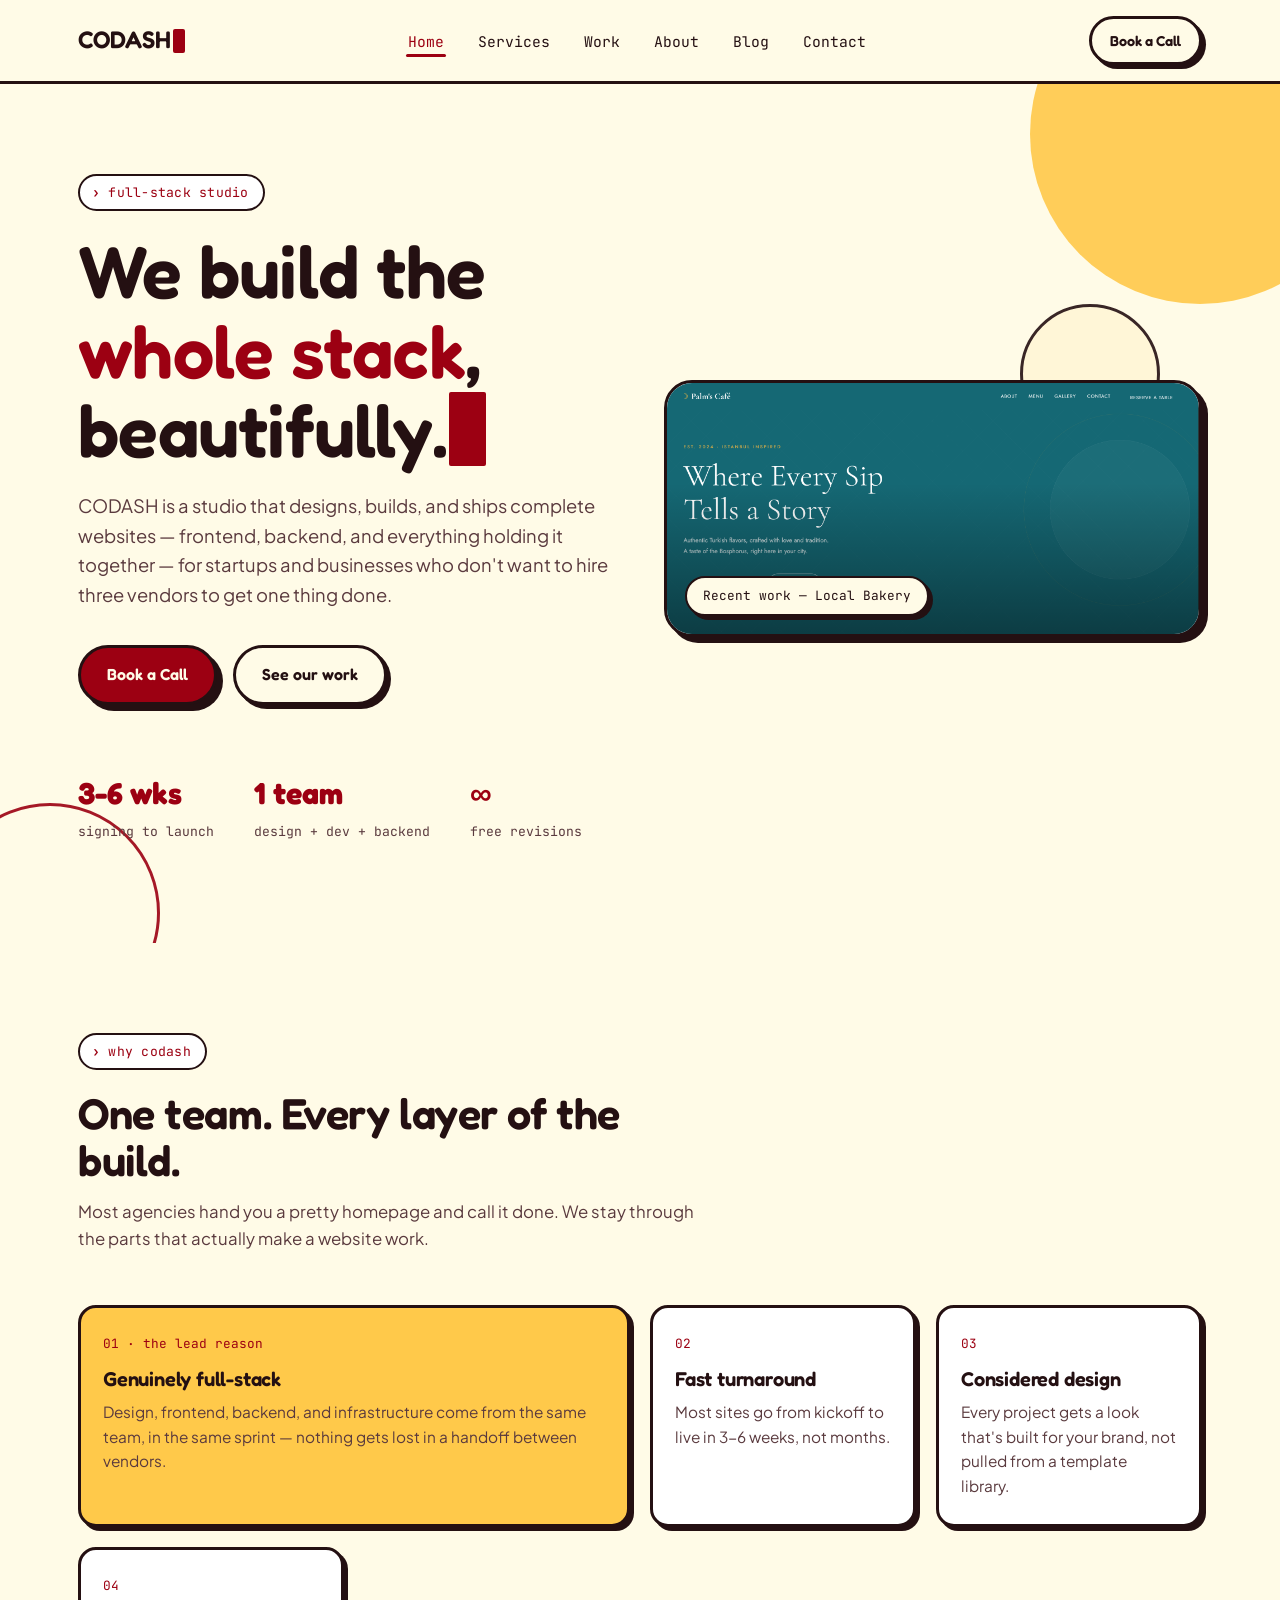
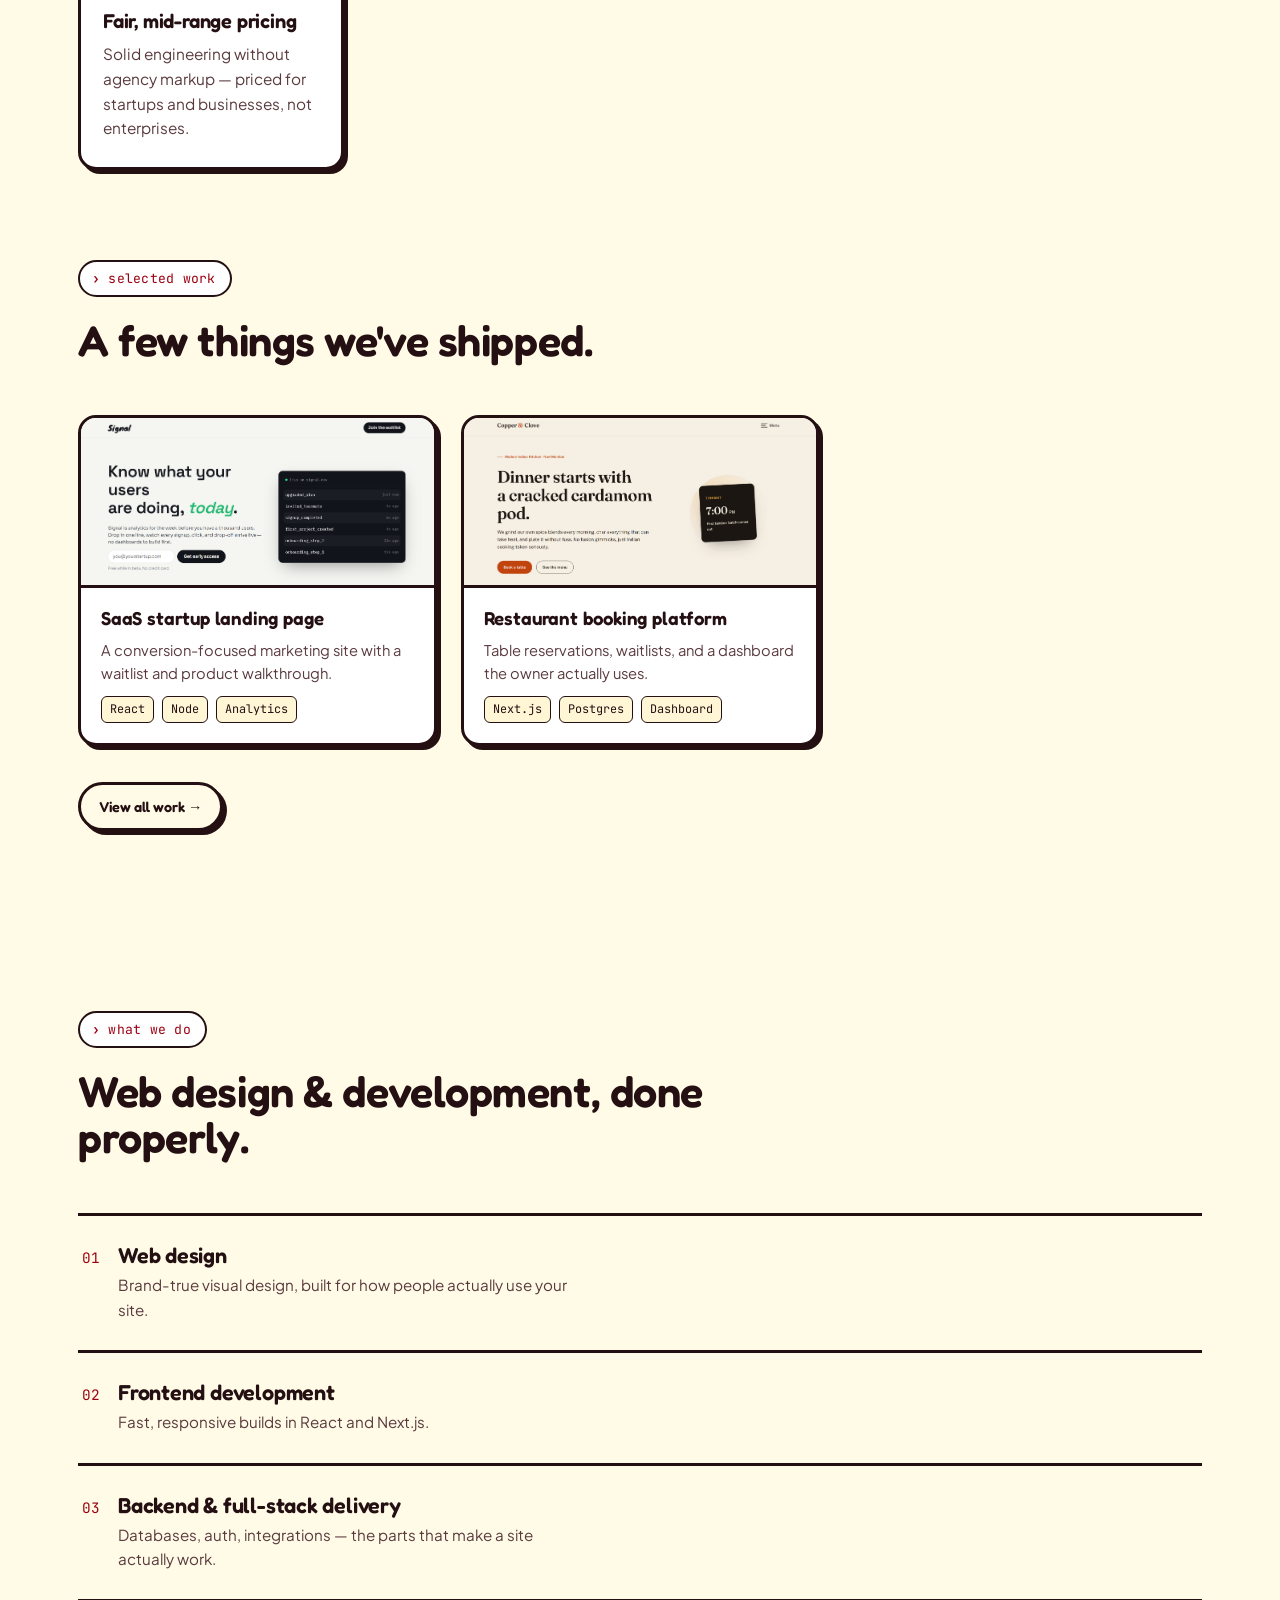
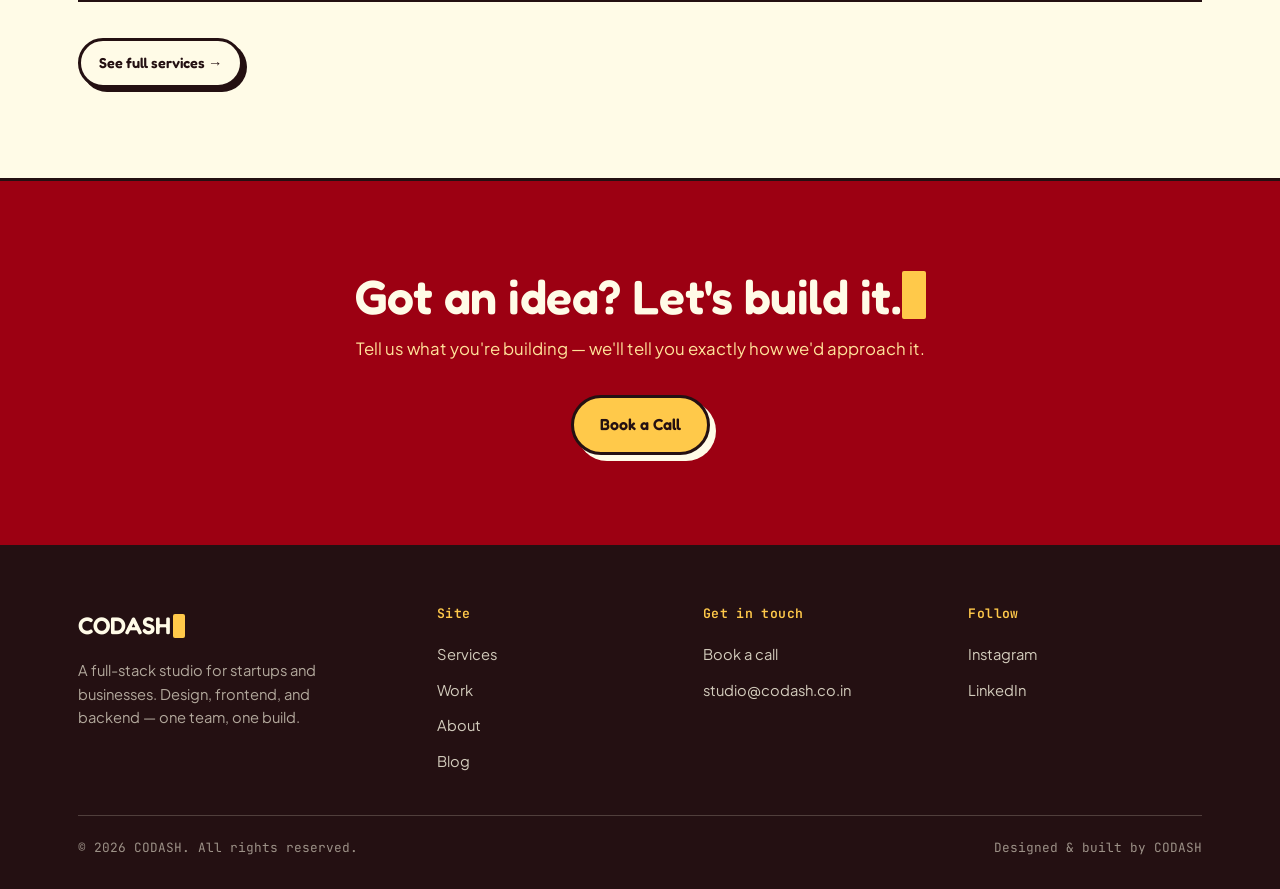
<file: index.html>
<!DOCTYPE html>
<html lang="en">
<head>
<meta charset="UTF-8">
<meta name="viewport" content="width=device-width, initial-scale=1.0">
<title>CODASH — Full-Stack Web Design & Development Studio</title>
<meta name="description" content="CODASH builds full-stack websites for startups and businesses — design, frontend, and backend, all in one place.">
<link rel="preconnect" href="https://fonts.googleapis.com">
<link rel="preconnect" href="https://fonts.gstatic.com" crossorigin>
<link href="https://fonts.googleapis.com/css2?family=Fredoka:wght@500;600;700&family=Plus+Jakarta+Sans:wght@400;500;600;700&family=JetBrains+Mono:wght@400;500&display=swap" rel="stylesheet">
<link rel="stylesheet" href="style.css">
</head>
<body>

<header class="site-header">
  <nav class="nav">
    <a href="/" class="logo">CODASH<span class="cursor"></span></a>
    <ul class="nav-links" id="nav-links">
      <li><a href="/" aria-current="page">Home</a></li>
      <li><a href="/services">Services</a></li>
      <li><a href="/work">Work</a></li>
      <li><a href="/about">About</a></li>
      <li><a href="/blog">Blog</a></li>
      <li><a href="/contact">Contact</a></li>
    </ul>
    <div class="nav-cta">
      <a href="/contact" class="btn btn--ghost btn--sm">Book a Call</a>
      <button class="nav-toggle" aria-label="Toggle menu" aria-expanded="false"><span></span></button>
    </div>
  </nav>
</header>

<main>

  <!-- HERO -->
  <section class="hero">
    <div class="blob-field" aria-hidden="true">
      <svg class="blob blob--gold" style="width:340px;height:340px;top:-120px;right:-90px;" viewBox="0 0 200 200"></svg>
      <svg class="blob blob--maroon-outline" style="width:220px;height:220px;bottom:-80px;left:-60px;" viewBox="0 0 200 200"></svg>
      <svg class="blob blob--cream-outline" style="width:140px;height:140px;top:220px;right:120px;" viewBox="0 0 200 200"></svg>
    </div>
    <div class="wrap hero-grid">
      <div class="hero-content">
        <span class="eyebrow">full-stack studio</span>
        <h1>We build the <em>whole stack</em>,<br>beautifully.<span class="cursor"></span></h1>
        <p class="hero-sub">CODASH is a studio that designs, builds, and ships complete websites — frontend, backend, and everything holding it together — for startups and businesses who don't want to hire three vendors to get one thing done.</p>
        <div class="hero-actions">
          <a href="/contact" class="btn btn--primary">Book a Call</a>
          <a href="/work" class="btn btn--ghost">See our work</a>
        </div>
        <div class="hero-stats">
          <div class="hero-stat"><b>3-6 wks</b><span>signing to launch</span></div>
          <div class="hero-stat"><b>1 team</b><span>design + dev + backend</span></div>
          <div class="hero-stat"><b>∞</b><span>free revisions</span></div>
        </div>
      </div>
      <div class="hero-visual">
        <img src="local-bakery-hero.png" alt="Local Bakery website, a recent CODASH project" loading="eager">
        <span class="hero-visual-tag">Recent work — Local Bakery</span>
      </div>
    </div>
  </section>

  <!-- WHY US -->
  <section class="section reveal">
    <div class="wrap">
      <div class="section-head">
        <span class="eyebrow">why codash</span>
        <h2>One team. Every layer of the build.</h2>
        <p>Most agencies hand you a pretty homepage and call it done. We stay through the parts that actually make a website work.</p>
      </div>
      <div class="pillars">
        <div class="pillar pillar--lead">
          <span class="pillar-mark">01 · the lead reason</span>
          <h3>Genuinely full-stack</h3>
          <p>Design, frontend, backend, and infrastructure come from the same team, in the same sprint — nothing gets lost in a handoff between vendors.</p>
        </div>
        <div class="pillar">
          <span class="pillar-mark">02</span>
          <h3>Fast turnaround</h3>
          <p>Most sites go from kickoff to live in 3-6 weeks, not months.</p>
        </div>
        <div class="pillar">
          <span class="pillar-mark">03</span>
          <h3>Considered design</h3>
          <p>Every project gets a look that's built for your brand, not pulled from a template library.</p>
        </div>
        <div class="pillar">
          <span class="pillar-mark">04</span>
          <h3>Fair, mid-range pricing</h3>
          <p>Solid engineering without agency markup — priced for startups and businesses, not enterprises.</p>
        </div>
      </div>
    </div>
  </section>

  <!-- PORTFOLIO PREVIEW -->
  <section class="section reveal" style="padding-top:0;">
    <div class="wrap">
      <div class="section-head">
        <span class="eyebrow">selected work</span>
        <h2>A few things we've shipped.</h2>
      </div>
      <div class="proj-grid">
        <div class="proj-card">
          <div class="proj-thumb proj-thumb--img">
            <img src="signal-saas-hero.png" alt="Signal SaaS landing page preview">
          </div>
          <div class="proj-body">
            <h3>SaaS startup landing page</h3>
            <p style="color:var(--ink-soft); font-size:0.92rem;">A conversion-focused marketing site with a waitlist and product walkthrough.</p>
            <div class="proj-tags"><span class="tag">React</span><span class="tag">Node</span><span class="tag">Analytics</span></div>
          </div>
        </div>
        <div class="proj-card">
          <div class="proj-thumb proj-thumb--img">
            <img src="copper-clove-hero.png" alt="Copper & Clove reservations site preview">
          </div>
          <div class="proj-body">
            <h3>Restaurant booking platform</h3>
            <p style="color:var(--ink-soft); font-size:0.92rem;">Table reservations, waitlists, and a dashboard the owner actually uses.</p>
            <div class="proj-tags"><span class="tag">Next.js</span><span class="tag">Postgres</span><span class="tag">Dashboard</span></div>
          </div>
        </div>
      </div>
      <div style="margin-top:36px;">
        <a href="/work" class="btn btn--ghost btn--sm">View all work →</a>
      </div>
    </div>
  </section>

  <!-- SERVICES PREVIEW -->
  <section class="section reveal">
    <div class="wrap">
      <div class="section-head">
        <span class="eyebrow">what we do</span>
        <h2>Web design & development, done properly.</h2>
      </div>
      <div class="svc-list">
        <div class="svc-row">
          <div class="svc-row-left">
            <span class="svc-num">01</span>
            <div><h3>Web design</h3><p>Brand-true visual design, built for how people actually use your site.</p></div>
          </div>
        </div>
        <div class="svc-row">
          <div class="svc-row-left">
            <span class="svc-num">02</span>
            <div><h3>Frontend development</h3><p>Fast, responsive builds in React and Next.js.</p></div>
          </div>
        </div>
        <div class="svc-row">
          <div class="svc-row-left">
            <span class="svc-num">03</span>
            <div><h3>Backend & full-stack delivery</h3><p>Databases, auth, integrations — the parts that make a site actually work.</p></div>
          </div>
        </div>
      </div>
      <div style="margin-top:36px;">
        <a href="/services" class="btn btn--ghost btn--sm">See full services →</a>
      </div>
    </div>
  </section>

  <!-- CTA BAND -->
  <section class="section section--band cta-band reveal">
    <div class="wrap">
      <h2>Got an idea? Let's build it.<span class="cursor cursor--gold"></span></h2>
      <p>Tell us what you're building — we'll tell you exactly how we'd approach it.</p>
      <div class="hero-actions">
        <a href="/contact" class="btn btn--primary" style="background:var(--gold); color:var(--ink); box-shadow:6px 6px 0 var(--cream);">Book a Call</a>
      </div>
    </div>
  </section>

</main>

<footer class="site-footer">
  <div class="wrap">
    <div class="footer-grid">
      <div>
        <a href="/" class="logo">CODASH<span class="cursor cursor--gold"></span></a>
        <p class="footer-desc">A full-stack studio for startups and businesses. Design, frontend, and backend — one team, one build.</p>
      </div>
      <div class="footer-col">
        <h4>Site</h4>
        <a href="/services">Services</a>
        <a href="/work">Work</a>
        <a href="/about">About</a>
        <a href="/blog">Blog</a>
      </div>
      <div class="footer-col">
        <h4>Get in touch</h4>
        <a href="/contact">Book a call</a>
        <a href="mailto:studio@codash.co.in">studio@codash.co.in</a>
      </div>
      <div class="footer-col">
        <h4>Follow</h4>
        <a href="https://www.instagram.com/codash.dvloppers/">Instagram</a>
        <a href="#">LinkedIn</a>
      </div>
    </div>
    <div class="footer-bottom">
      <span>© 2026 CODASH. All rights reserved.</span>
      <span>Designed & built by CODASH</span>
    </div>
  </div>
</footer>

<script src="main.js"></script>
</body>
</html>
</file>
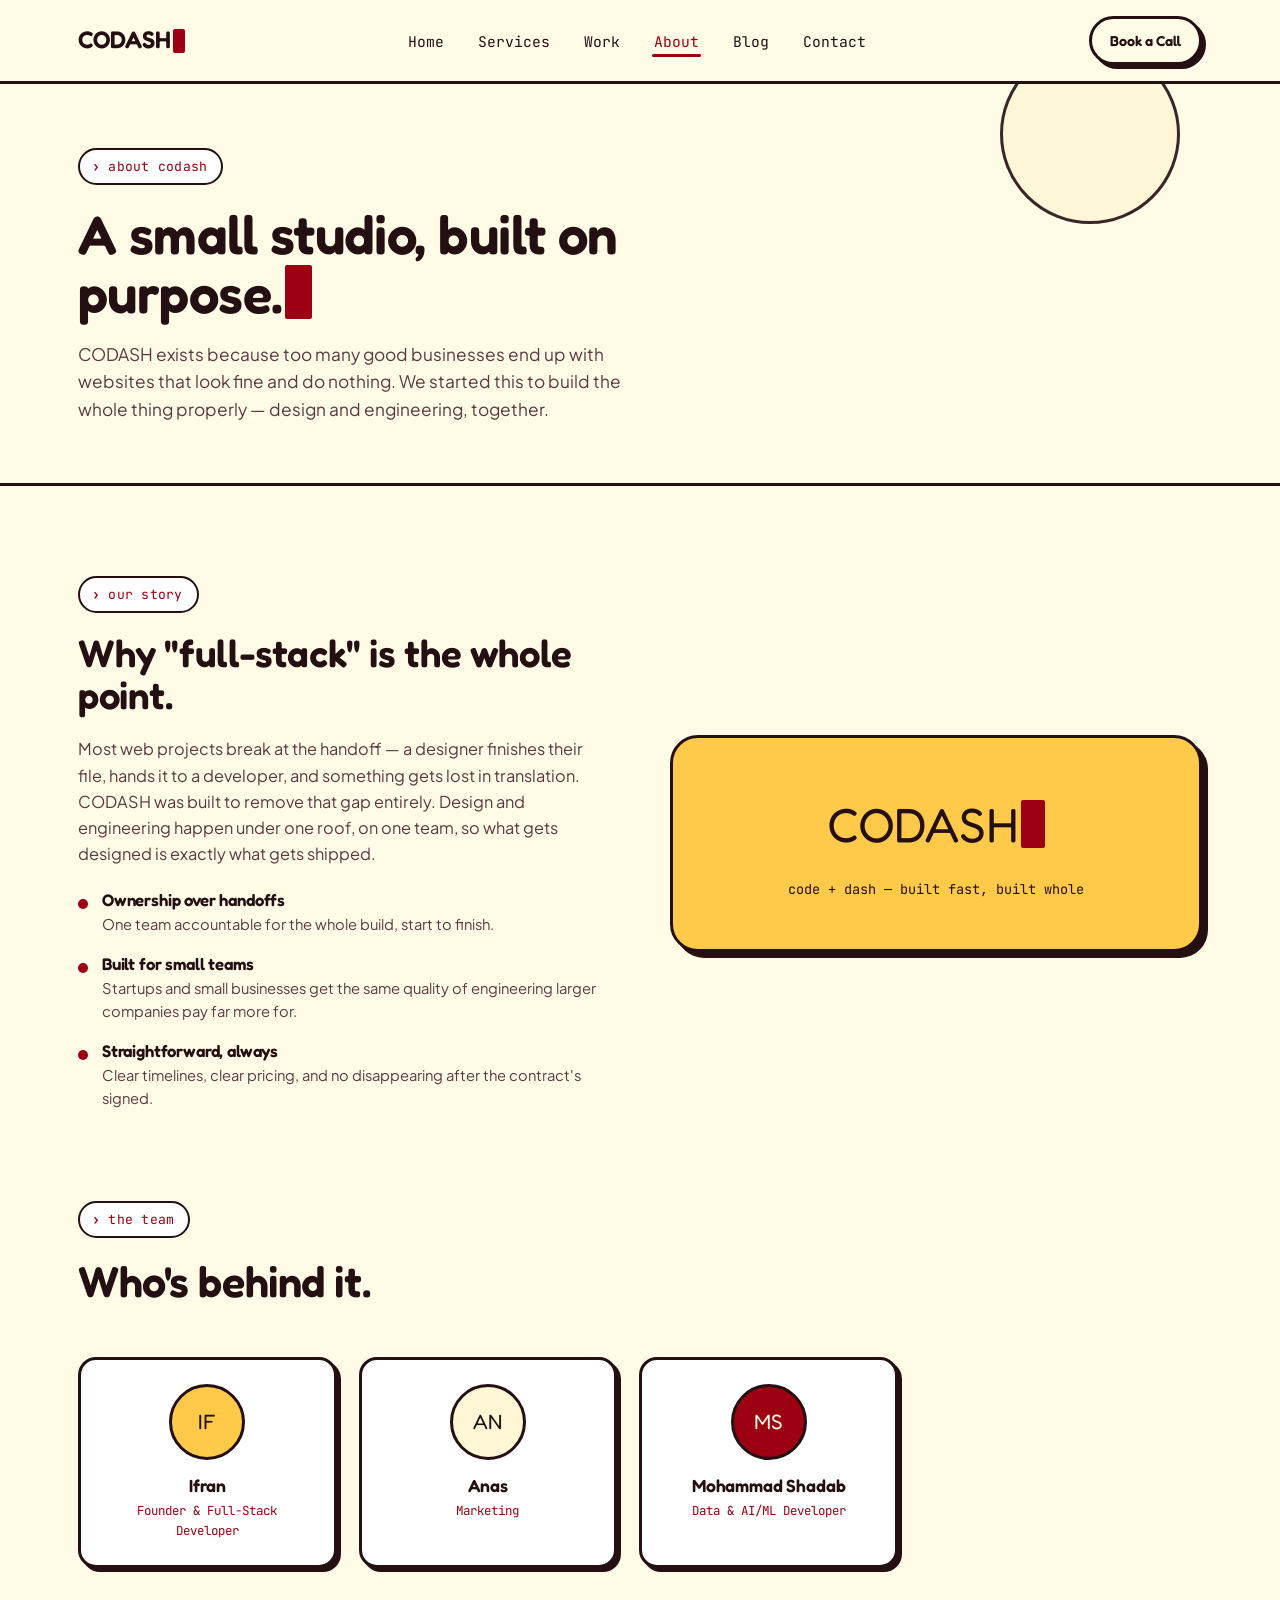
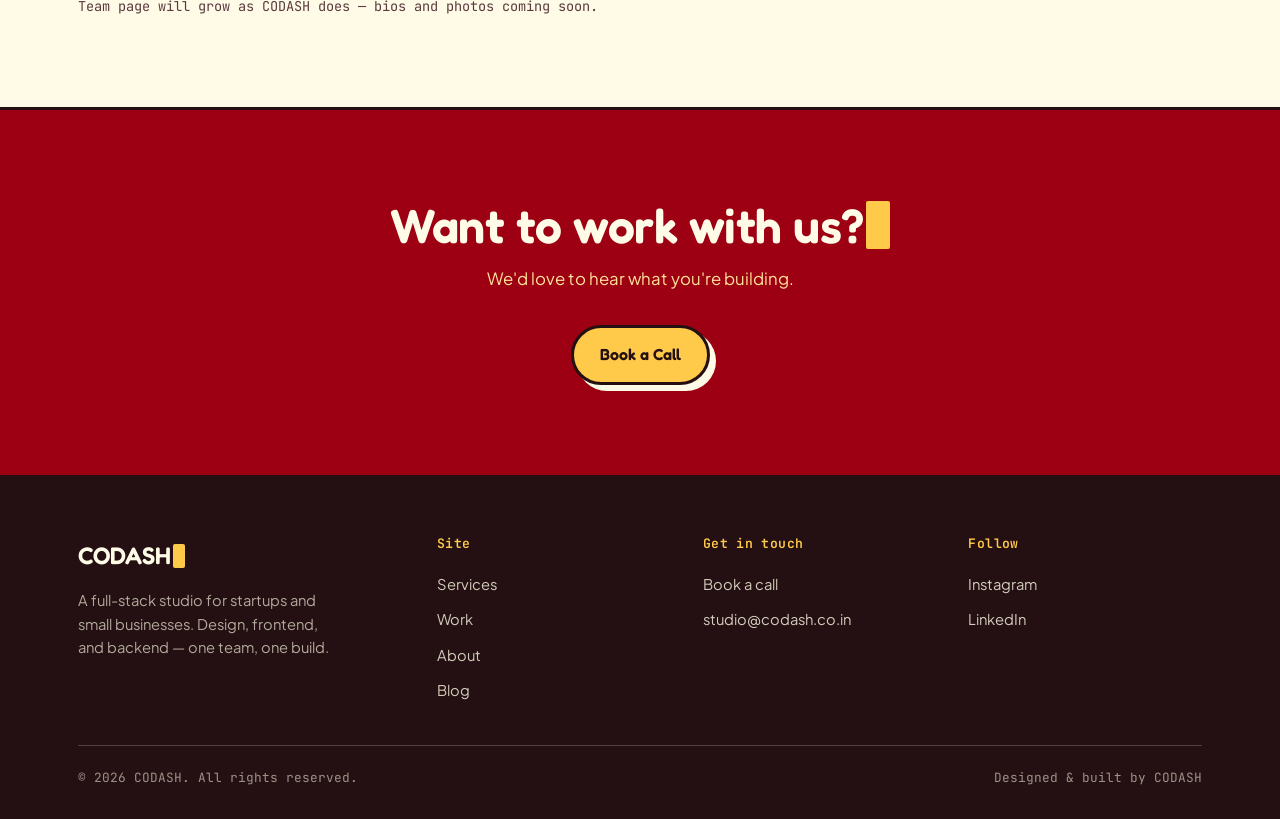
<file: about.html>
<!DOCTYPE html>
<html lang="en">
<head>
<meta charset="UTF-8">
<meta name="viewport" content="width=device-width, initial-scale=1.0">
<title>About — CODASH</title>
<meta name="description" content="Meet the team behind CODASH — a full-stack studio for startups and small businesses.">
<link rel="preconnect" href="https://fonts.googleapis.com">
<link rel="preconnect" href="https://fonts.gstatic.com" crossorigin>
<link href="https://fonts.googleapis.com/css2?family=Fredoka:wght@500;600;700&family=Plus+Jakarta+Sans:wght@400;500;600;700&family=JetBrains+Mono:wght@400;500&display=swap" rel="stylesheet">
<link rel="stylesheet" href="style.css">
<link rel="stylesheet" href="about.css">
</head>
<body>

<header class="site-header">
  <nav class="nav">
    <a href="/" class="logo">CODASH<span class="cursor"></span></a>
    <ul class="nav-links" id="nav-links">
      <li><a href="/">Home</a></li>
      <li><a href="/services">Services</a></li>
      <li><a href="/work">Work</a></li>
      <li><a href="/about" aria-current="page">About</a></li>
      <li><a href="/blog">Blog</a></li>
      <li><a href="/contact">Contact</a></li>
    </ul>
    <div class="nav-cta">
      <a href="/contact" class="btn btn--ghost btn--sm">Book a Call</a>
      <button class="nav-toggle" aria-label="Toggle menu" aria-expanded="false"><span></span></button>
    </div>
  </nav>
</header>

<main>

  <!-- PAGE HERO -->
  <section class="page-hero">
    <div class="blob-field" aria-hidden="true">
      <svg class="blob blob--cream-outline" style="width:180px;height:180px;top:-40px;right:100px;" viewBox="0 0 200 200"></svg>
    </div>
    <div class="wrap" style="position:relative; z-index:2;">
      <span class="eyebrow">about codash</span>
      <h1>A small studio, built on purpose.<span class="cursor"></span></h1>
      <p>CODASH exists because too many good businesses end up with websites that look fine and do nothing. We started this to build the whole thing properly — design and engineering, together.</p>
    </div>
  </section>

  <!-- STORY -->
  <section class="section reveal">
    <div class="wrap">
      <div class="split">
        <div>
          <span class="eyebrow">our story</span>
          <h2 style="font-size:clamp(1.8rem,3.2vw,2.4rem);">Why "full-stack" is the whole point.</h2>
          <p style="margin-top:20px; color:var(--ink-soft); font-size:1.02rem;">Most web projects break at the handoff — a designer finishes their file, hands it to a developer, and something gets lost in translation. CODASH was built to remove that gap entirely. Design and engineering happen under one roof, on one team, so what gets designed is exactly what gets shipped.</p>
          <div class="value-list">
            <div class="value-item">
              <span class="value-dot"></span>
              <div><h4>Ownership over handoffs</h4><p>One team accountable for the whole build, start to finish.</p></div>
            </div>
            <div class="value-item">
              <span class="value-dot"></span>
              <div><h4>Built for small teams</h4><p>Startups and small businesses get the same quality of engineering larger companies pay far more for.</p></div>
            </div>
            <div class="value-item">
              <span class="value-dot"></span>
              <div><h4>Straightforward, always</h4><p>Clear timelines, clear pricing, and no disappearing after the contract's signed.</p></div>
            </div>
          </div>
        </div>
        <div class="mark-box">
          <span class="mark-box-word">CODASH<span class="cursor"></span></span>
          <p class="mark-box-sub">code + dash — built fast, built whole</p>
        </div>
      </div>
    </div>
  </section>

  <!-- TEAM -->
  <section class="section reveal" style="padding-top:0;">
    <div class="wrap">
      <div class="section-head">
        <span class="eyebrow">the team</span>
        <h2>Who's behind it.</h2>
      </div>
      <div class="team-grid team-grid--3">
        <div class="team-card">
          <div class="team-avatar" style="background:var(--gold);">IF</div>
          <h3>Ifran</h3>
          <span>Founder & Full-Stack Developer</span>
        </div>
        <div class="team-card">
          <div class="team-avatar" style="background:var(--cream-dim);">AN</div>
          <h3>Anas</h3>
          <span>Marketing</span>
        </div>
        <div class="team-card">
          <div class="team-avatar" style="background:var(--maroon); color:var(--cream);">MS</div>
          <h3>Mohammad Shadab</h3>
          <span>Data & AI/ML Developer</span>
        </div>
      </div>
      <p style="margin-top:28px; color:var(--ink-soft); font-family:var(--font-mono); font-size:0.85rem;">Team page will grow as CODASH does — bios and photos coming soon.</p>
    </div>
  </section>

  <!-- CTA BAND -->
  <section class="section section--band cta-band reveal">
    <div class="wrap">
      <h2>Want to work with us?<span class="cursor cursor--gold"></span></h2>
      <p>We'd love to hear what you're building.</p>
      <div class="hero-actions">
        <a href="/contact" class="btn btn--primary" style="background:var(--gold); color:var(--ink); box-shadow:6px 6px 0 var(--cream);">Book a Call</a>
      </div>
    </div>
  </section>

</main>

<footer class="site-footer">
  <div class="wrap">
    <div class="footer-grid">
      <div>
        <a href="/" class="logo">CODASH<span class="cursor cursor--gold"></span></a>
        <p class="footer-desc">A full-stack studio for startups and small businesses. Design, frontend, and backend — one team, one build.</p>
      </div>
      <div class="footer-col">
        <h4>Site</h4>
        <a href="/services">Services</a>
        <a href="/work">Work</a>
        <a href="/about">About</a>
        <a href="/blog">Blog</a>
      </div>
      <div class="footer-col">
        <h4>Get in touch</h4>
        <a href="/contact">Book a call</a>
        <a href="mailto:studio@codash.co.in">studio@codash.co.in</a>
      </div>
      <div class="footer-col">
        <h4>Follow</h4>
        <a href="https://www.instagram.com/codash.dvloppers/">Instagram</a>
        <a href="#">LinkedIn</a>
      </div>
    </div>
    <div class="footer-bottom">
      <span>© 2026 CODASH. All rights reserved.</span>
      <span>Designed & built by CODASH</span>
    </div>
  </div>
</footer>

<script src="main.js"></script>
</body>
</html>
</file>
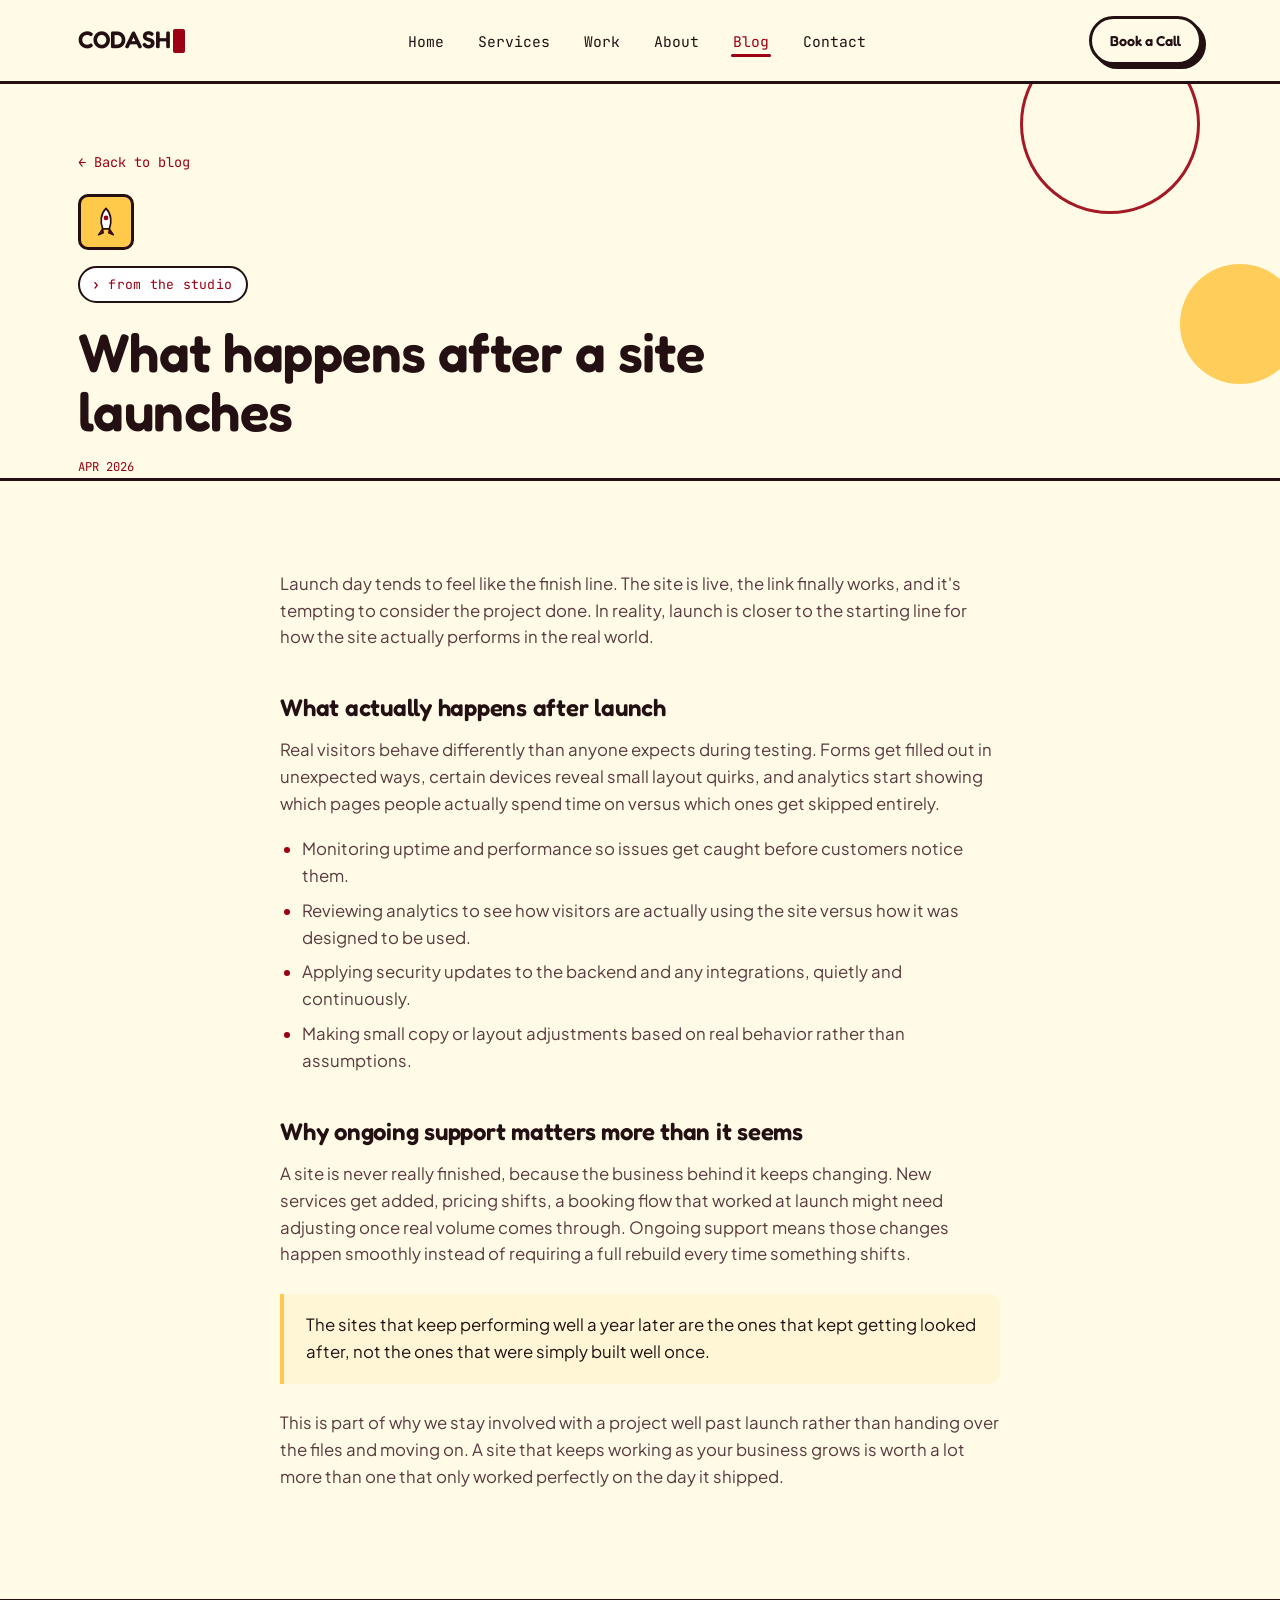
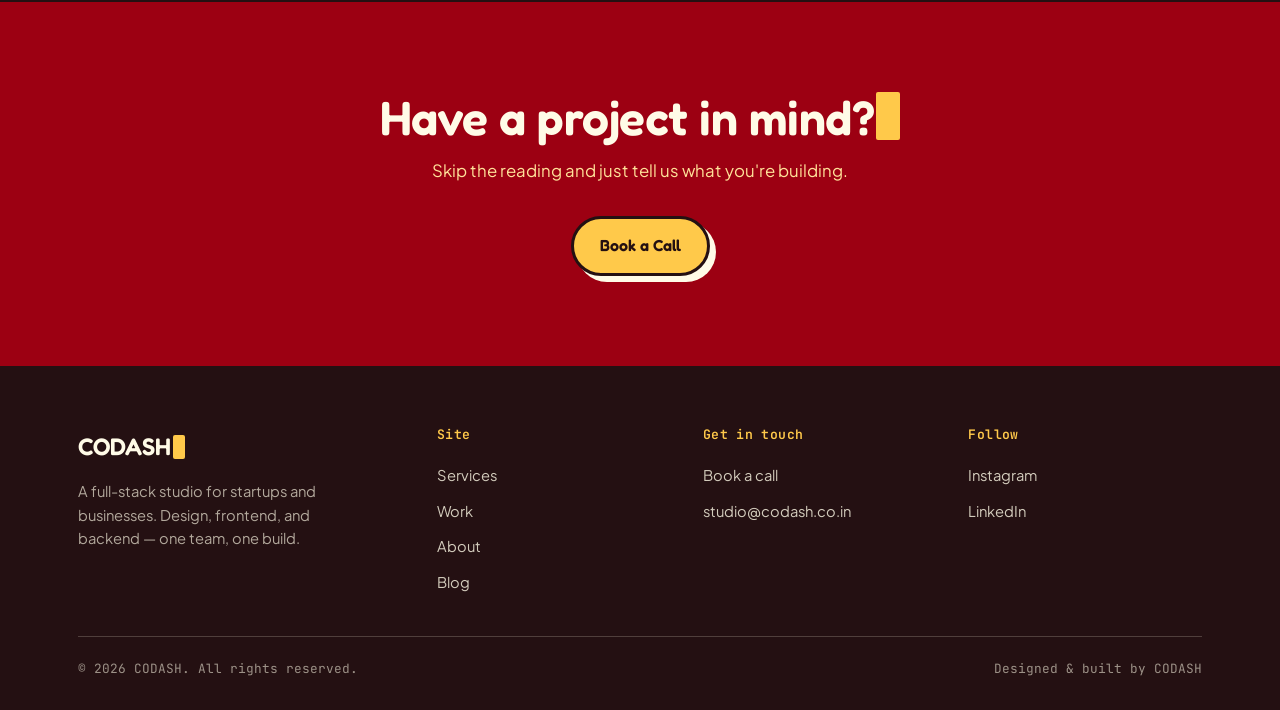
<file: blog-after-launch.html>
<!DOCTYPE html>
<html lang="en">
<head>
<meta charset="UTF-8">
<meta name="viewport" content="width=device-width, initial-scale=1.0">
<title>What happens after a site launches — CODASH Blog</title>
<meta name="description" content="Launch day isn't the finish line. What ongoing support actually looks like once the site is live.">
<link rel="preconnect" href="https://fonts.googleapis.com">
<link rel="preconnect" href="https://fonts.gstatic.com" crossorigin>
<link href="https://fonts.googleapis.com/css2?family=Fredoka:wght@500;600;700&family=Plus+Jakarta+Sans:wght@400;500;600;700&family=JetBrains+Mono:wght@400;500&display=swap" rel="stylesheet">
<link rel="stylesheet" href="style.css">
</head>
<body>

<header class="site-header">
  <nav class="nav">
    <a href="/" class="logo">CODASH<span class="cursor"></span></a>
    <ul class="nav-links" id="nav-links">
      <li><a href="/">Home</a></li>
      <li><a href="/services">Services</a></li>
      <li><a href="/work">Work</a></li>
      <li><a href="/about">About</a></li>
      <li><a href="/blog" aria-current="page">Blog</a></li>
      <li><a href="/contact">Contact</a></li>
    </ul>
    <div class="nav-cta">
      <a href="/contact" class="btn btn--ghost btn--sm">Book a Call</a>
      <button class="nav-toggle" aria-label="Toggle menu" aria-expanded="false"><span></span></button>
    </div>
  </nav>
</header>

<main>

  <section class="page-hero blog-post-hero">
    <div class="blob-field" aria-hidden="true">
      <svg class="blob blob--maroon-outline" style="width:180px;height:180px;top:-50px;right:80px;" viewBox="0 0 200 200"></svg>
      <svg class="blob blob--gold" style="width:120px;height:120px;top:180px;right:-20px;" viewBox="0 0 200 200"></svg>
    </div>
    <div class="wrap" style="position:relative; z-index:2;">
      <a href="/blog" class="blog-back">&larr; Back to blog</a>
      <div style="width:56px;height:56px;background:var(--gold);border:var(--border);border-radius:var(--radius-sm);display:flex;align-items:center;justify-content:center;margin-bottom:16px;">
        <svg viewBox="0 0 100 100" width="34" height="34" fill="none" xmlns="http://www.w3.org/2000/svg">
        <path d="M50 10 C65 25 68 50 60 70 L40 70 C32 50 35 25 50 10Z" fill="var(--white)" stroke="var(--ink)" stroke-width="5" stroke-linejoin="round"/>
        <circle cx="50" cy="38" r="7" fill="var(--maroon)"/>
        <path d="M40 70 L28 88 L42 82Z" fill="var(--maroon)" stroke="var(--ink)" stroke-width="4" stroke-linejoin="round"/>
        <path d="M60 70 L72 88 L58 82Z" fill="var(--maroon)" stroke="var(--ink)" stroke-width="4" stroke-linejoin="round"/>
      </svg>
      </div>
      <span class="eyebrow">from the studio</span>
      <h1>What happens after a site launches</h1>
      <div class="blog-post-meta"><span class="blog-date">APR 2026</span></div>
    </div>
  </section>

  <section class="section">
    <div class="wrap">
      <div class="prose">

        <p>Launch day tends to feel like the finish line. The site is live, the link finally works, and it's tempting to consider the project done. In reality, launch is closer to the starting line for how the site actually performs in the real world.</p>

        <h2>What actually happens after launch</h2>
        <p>Real visitors behave differently than anyone expects during testing. Forms get filled out in unexpected ways, certain devices reveal small layout quirks, and analytics start showing which pages people actually spend time on versus which ones get skipped entirely.</p>
        <ul>
          <li>Monitoring uptime and performance so issues get caught before customers notice them.</li>
          <li>Reviewing analytics to see how visitors are actually using the site versus how it was designed to be used.</li>
          <li>Applying security updates to the backend and any integrations, quietly and continuously.</li>
          <li>Making small copy or layout adjustments based on real behavior rather than assumptions.</li>
        </ul>

        <h2>Why ongoing support matters more than it seems</h2>
        <p>A site is never really finished, because the business behind it keeps changing. New services get added, pricing shifts, a booking flow that worked at launch might need adjusting once real volume comes through. Ongoing support means those changes happen smoothly instead of requiring a full rebuild every time something shifts.</p>

        <blockquote>The sites that keep performing well a year later are the ones that kept getting looked after, not the ones that were simply built well once.</blockquote>

        <p>This is part of why we stay involved with a project well past launch rather than handing over the files and moving on. A site that keeps working as your business grows is worth a lot more than one that only worked perfectly on the day it shipped.</p>
    
      </div>
    </div>
  </section>

  <section class="section section--band cta-band reveal">
    <div class="wrap">
      <h2>Have a project in mind?<span class="cursor cursor--gold"></span></h2>
      <p>Skip the reading and just tell us what you're building.</p>
      <div class="hero-actions">
        <a href="/contact" class="btn btn--primary" style="background:var(--gold); color:var(--ink); box-shadow:6px 6px 0 var(--cream);">Book a Call</a>
      </div>
    </div>
  </section>

</main>

<footer class="site-footer">
  <div class="wrap">
    <div class="footer-grid">
      <div>
        <a href="/" class="logo">CODASH<span class="cursor cursor--gold"></span></a>
        <p class="footer-desc">A full-stack studio for startups and businesses. Design, frontend, and backend — one team, one build.</p>
      </div>
      <div class="footer-col">
        <h4>Site</h4>
        <a href="/services">Services</a>
        <a href="/work">Work</a>
        <a href="/about">About</a>
        <a href="/blog">Blog</a>
      </div>
      <div class="footer-col">
        <h4>Get in touch</h4>
        <a href="/contact">Book a call</a>
        <a href="mailto:studio@codash.co.in">studio@codash.co.in</a>
      </div>
      <div class="footer-col">
        <h4>Follow</h4>
        <a href="https://www.instagram.com/codash.dvloppers/">Instagram</a>
        <a href="#">LinkedIn</a>
      </div>
    </div>
    <div class="footer-bottom">
      <span>© 2026 CODASH. All rights reserved.</span>
      <span>Designed & built by CODASH</span>
    </div>
  </div>
</footer>

<script src="main.js"></script>
</body>
</html>
</file>
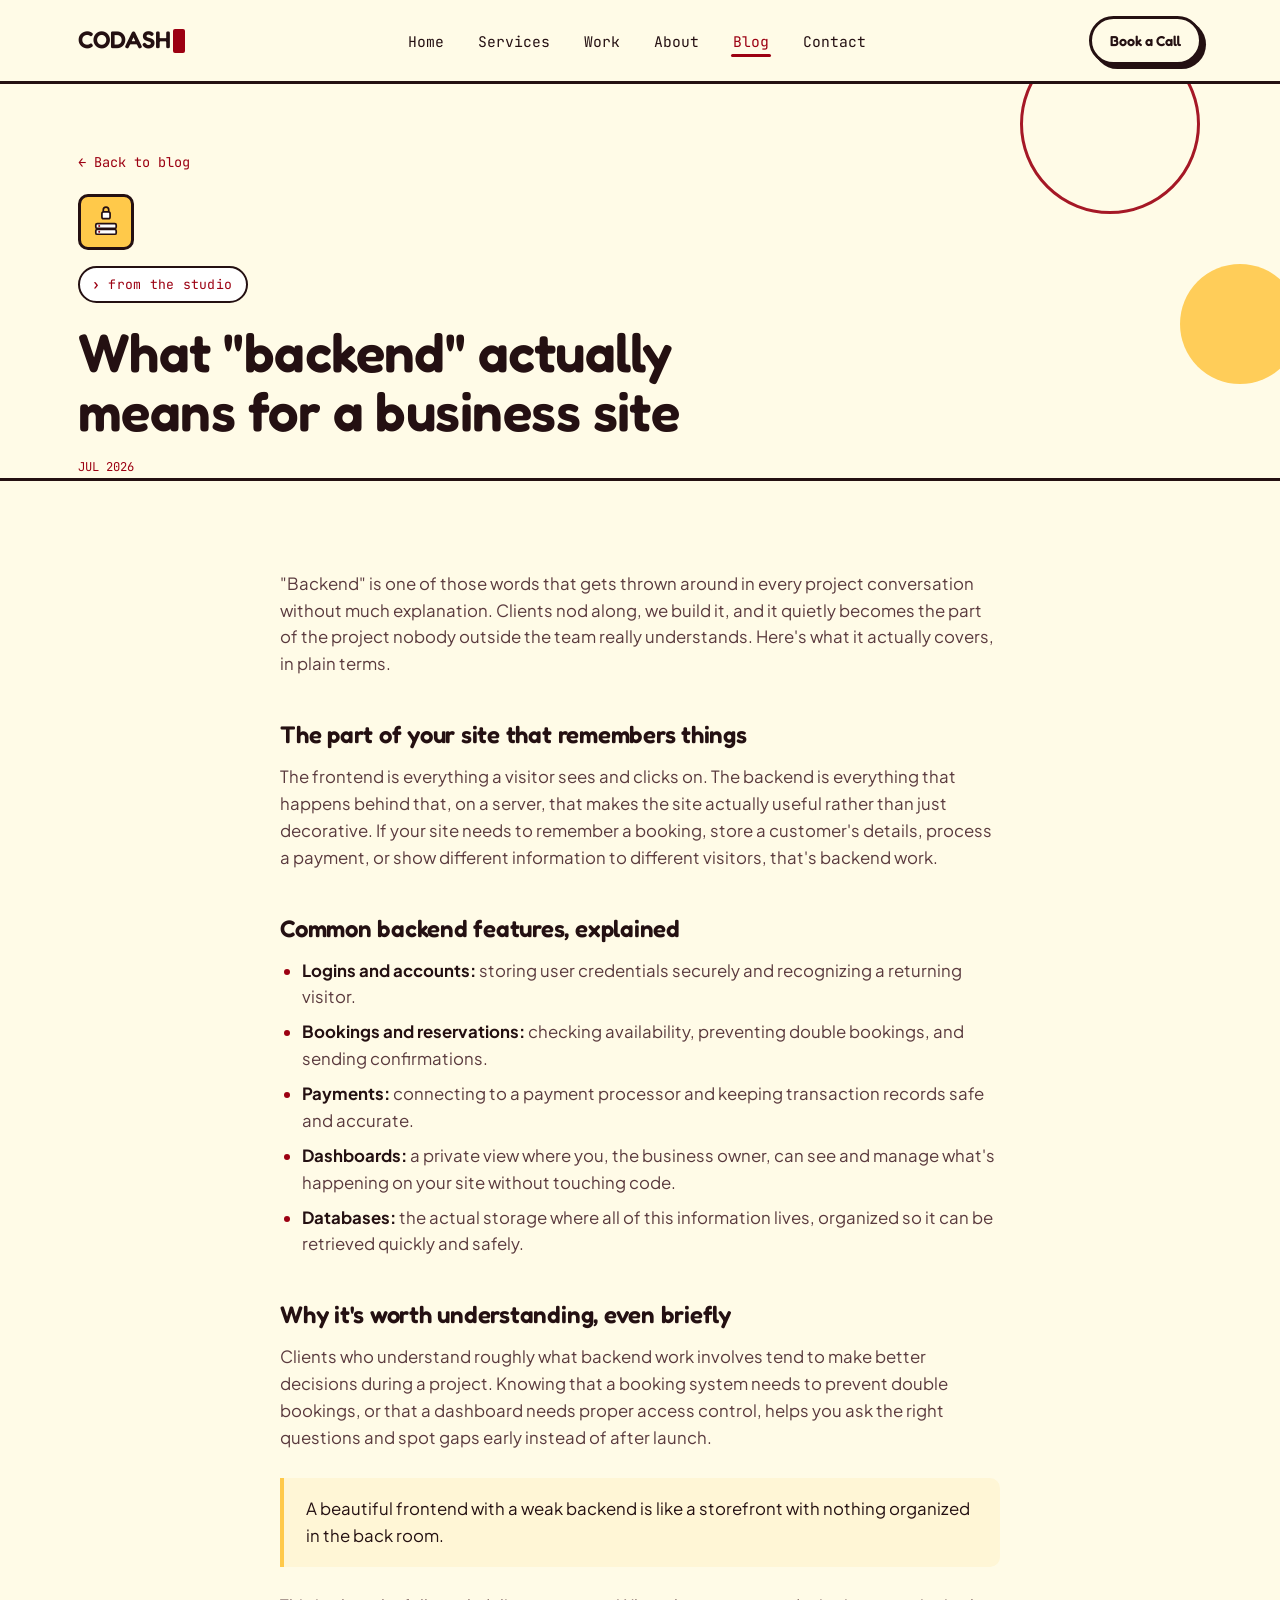
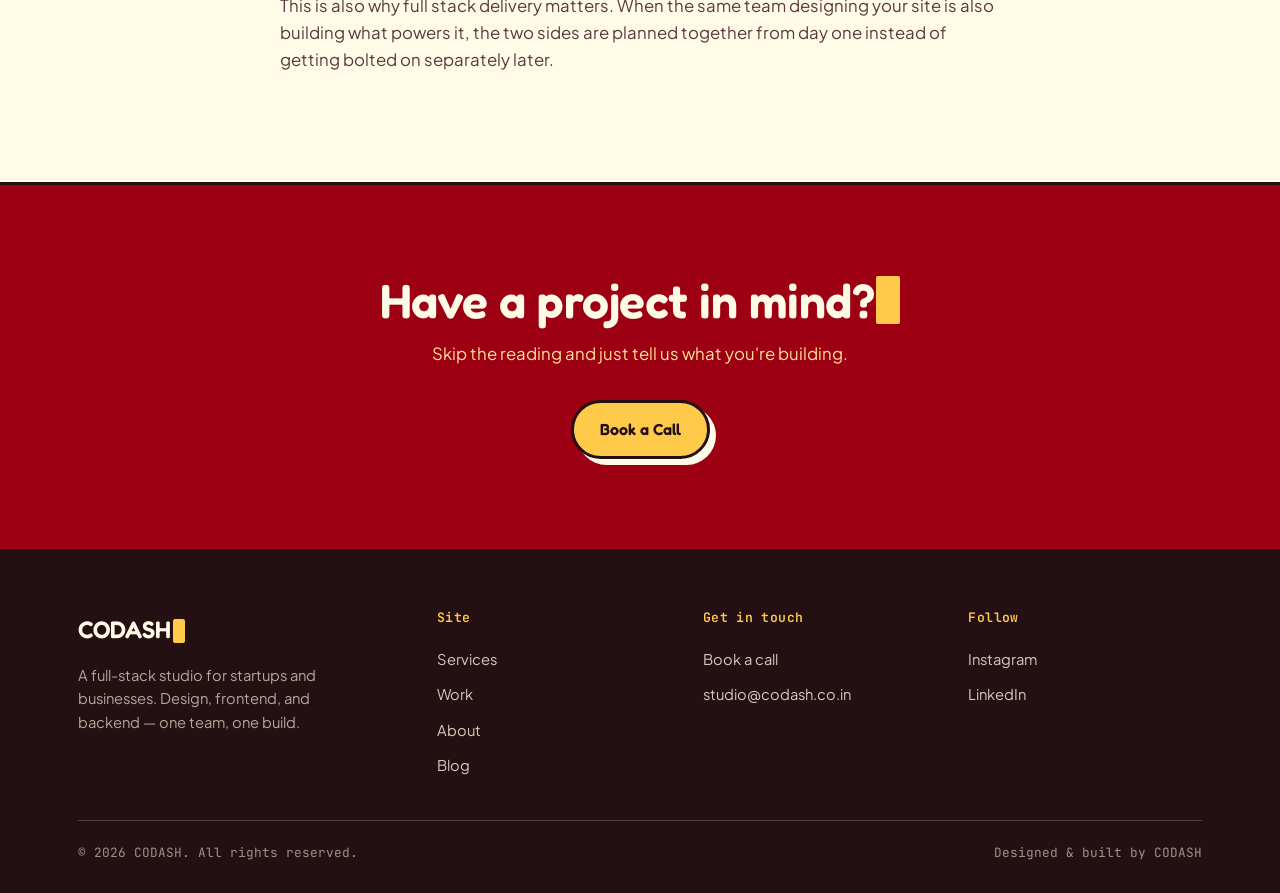
<file: blog-backend-explained.html>
<!DOCTYPE html>
<html lang="en">
<head>
<meta charset="UTF-8">
<meta name="viewport" content="width=device-width, initial-scale=1.0">
<title>What "backend" actually means for a business site — CODASH Blog</title>
<meta name="description" content="Logins, bookings, payments, dashboards, a plain-English breakdown of the parts you can't see.">
<link rel="preconnect" href="https://fonts.googleapis.com">
<link rel="preconnect" href="https://fonts.gstatic.com" crossorigin>
<link href="https://fonts.googleapis.com/css2?family=Fredoka:wght@500;600;700&family=Plus+Jakarta+Sans:wght@400;500;600;700&family=JetBrains+Mono:wght@400;500&display=swap" rel="stylesheet">
<link rel="stylesheet" href="style.css">
</head>
<body>

<header class="site-header">
  <nav class="nav">
    <a href="/" class="logo">CODASH<span class="cursor"></span></a>
    <ul class="nav-links" id="nav-links">
      <li><a href="/">Home</a></li>
      <li><a href="/services">Services</a></li>
      <li><a href="/work">Work</a></li>
      <li><a href="/about">About</a></li>
      <li><a href="/blog" aria-current="page">Blog</a></li>
      <li><a href="/contact">Contact</a></li>
    </ul>
    <div class="nav-cta">
      <a href="/contact" class="btn btn--ghost btn--sm">Book a Call</a>
      <button class="nav-toggle" aria-label="Toggle menu" aria-expanded="false"><span></span></button>
    </div>
  </nav>
</header>

<main>

  <section class="page-hero blog-post-hero">
    <div class="blob-field" aria-hidden="true">
      <svg class="blob blob--maroon-outline" style="width:180px;height:180px;top:-50px;right:80px;" viewBox="0 0 200 200"></svg>
      <svg class="blob blob--gold" style="width:120px;height:120px;top:180px;right:-20px;" viewBox="0 0 200 200"></svg>
    </div>
    <div class="wrap" style="position:relative; z-index:2;">
      <a href="/blog" class="blog-back">&larr; Back to blog</a>
      <div style="width:56px;height:56px;background:var(--gold);border:var(--border);border-radius:var(--radius-sm);display:flex;align-items:center;justify-content:center;margin-bottom:16px;">
        <svg viewBox="0 0 100 100" width="34" height="34" fill="none" xmlns="http://www.w3.org/2000/svg">
        <rect x="20" y="55" width="60" height="14" rx="4" fill="var(--white)" stroke="var(--ink)" stroke-width="5"/>
        <rect x="20" y="72" width="60" height="14" rx="4" fill="var(--white)" stroke="var(--ink)" stroke-width="5"/>
        <circle cx="30" cy="62" r="3" fill="var(--maroon)"/>
        <circle cx="30" cy="79" r="3" fill="var(--maroon)"/>
        <rect x="38" y="20" width="24" height="20" rx="5" fill="var(--white)" stroke="var(--ink)" stroke-width="5"/>
        <path d="M42 20 v-6 a8 8 0 0 1 16 0 v6" fill="none" stroke="var(--ink)" stroke-width="5"/>
      </svg>
      </div>
      <span class="eyebrow">from the studio</span>
      <h1>What "backend" actually means for a business site</h1>
      <div class="blog-post-meta"><span class="blog-date">JUL 2026</span></div>
    </div>
  </section>

  <section class="section">
    <div class="wrap">
      <div class="prose">

        <p>"Backend" is one of those words that gets thrown around in every project conversation without much explanation. Clients nod along, we build it, and it quietly becomes the part of the project nobody outside the team really understands. Here's what it actually covers, in plain terms.</p>

        <h2>The part of your site that remembers things</h2>
        <p>The frontend is everything a visitor sees and clicks on. The backend is everything that happens behind that, on a server, that makes the site actually useful rather than just decorative. If your site needs to remember a booking, store a customer's details, process a payment, or show different information to different visitors, that's backend work.</p>

        <h2>Common backend features, explained</h2>
        <ul>
          <li><strong>Logins and accounts:</strong> storing user credentials securely and recognizing a returning visitor.</li>
          <li><strong>Bookings and reservations:</strong> checking availability, preventing double bookings, and sending confirmations.</li>
          <li><strong>Payments:</strong> connecting to a payment processor and keeping transaction records safe and accurate.</li>
          <li><strong>Dashboards:</strong> a private view where you, the business owner, can see and manage what's happening on your site without touching code.</li>
          <li><strong>Databases:</strong> the actual storage where all of this information lives, organized so it can be retrieved quickly and safely.</li>
        </ul>

        <h2>Why it's worth understanding, even briefly</h2>
        <p>Clients who understand roughly what backend work involves tend to make better decisions during a project. Knowing that a booking system needs to prevent double bookings, or that a dashboard needs proper access control, helps you ask the right questions and spot gaps early instead of after launch.</p>

        <blockquote>A beautiful frontend with a weak backend is like a storefront with nothing organized in the back room.</blockquote>

        <p>This is also why full stack delivery matters. When the same team designing your site is also building what powers it, the two sides are planned together from day one instead of getting bolted on separately later.</p>
    
      </div>
    </div>
  </section>

  <section class="section section--band cta-band reveal">
    <div class="wrap">
      <h2>Have a project in mind?<span class="cursor cursor--gold"></span></h2>
      <p>Skip the reading and just tell us what you're building.</p>
      <div class="hero-actions">
        <a href="/contact" class="btn btn--primary" style="background:var(--gold); color:var(--ink); box-shadow:6px 6px 0 var(--cream);">Book a Call</a>
      </div>
    </div>
  </section>

</main>

<footer class="site-footer">
  <div class="wrap">
    <div class="footer-grid">
      <div>
        <a href="/" class="logo">CODASH<span class="cursor cursor--gold"></span></a>
        <p class="footer-desc">A full-stack studio for startups and businesses. Design, frontend, and backend — one team, one build.</p>
      </div>
      <div class="footer-col">
        <h4>Site</h4>
        <a href="/services">Services</a>
        <a href="/work">Work</a>
        <a href="/about">About</a>
        <a href="/blog">Blog</a>
      </div>
      <div class="footer-col">
        <h4>Get in touch</h4>
        <a href="/contact">Book a call</a>
        <a href="mailto:studio@codash.co.in">studio@codash.co.in</a>
      </div>
      <div class="footer-col">
        <h4>Follow</h4>
        <a href="https://www.instagram.com/codash.dvloppers/">Instagram</a>
        <a href="#">LinkedIn</a>
      </div>
    </div>
    <div class="footer-bottom">
      <span>© 2026 CODASH. All rights reserved.</span>
      <span>Designed & built by CODASH</span>
    </div>
  </div>
</footer>

<script src="main.js"></script>
</body>
</html>
</file>
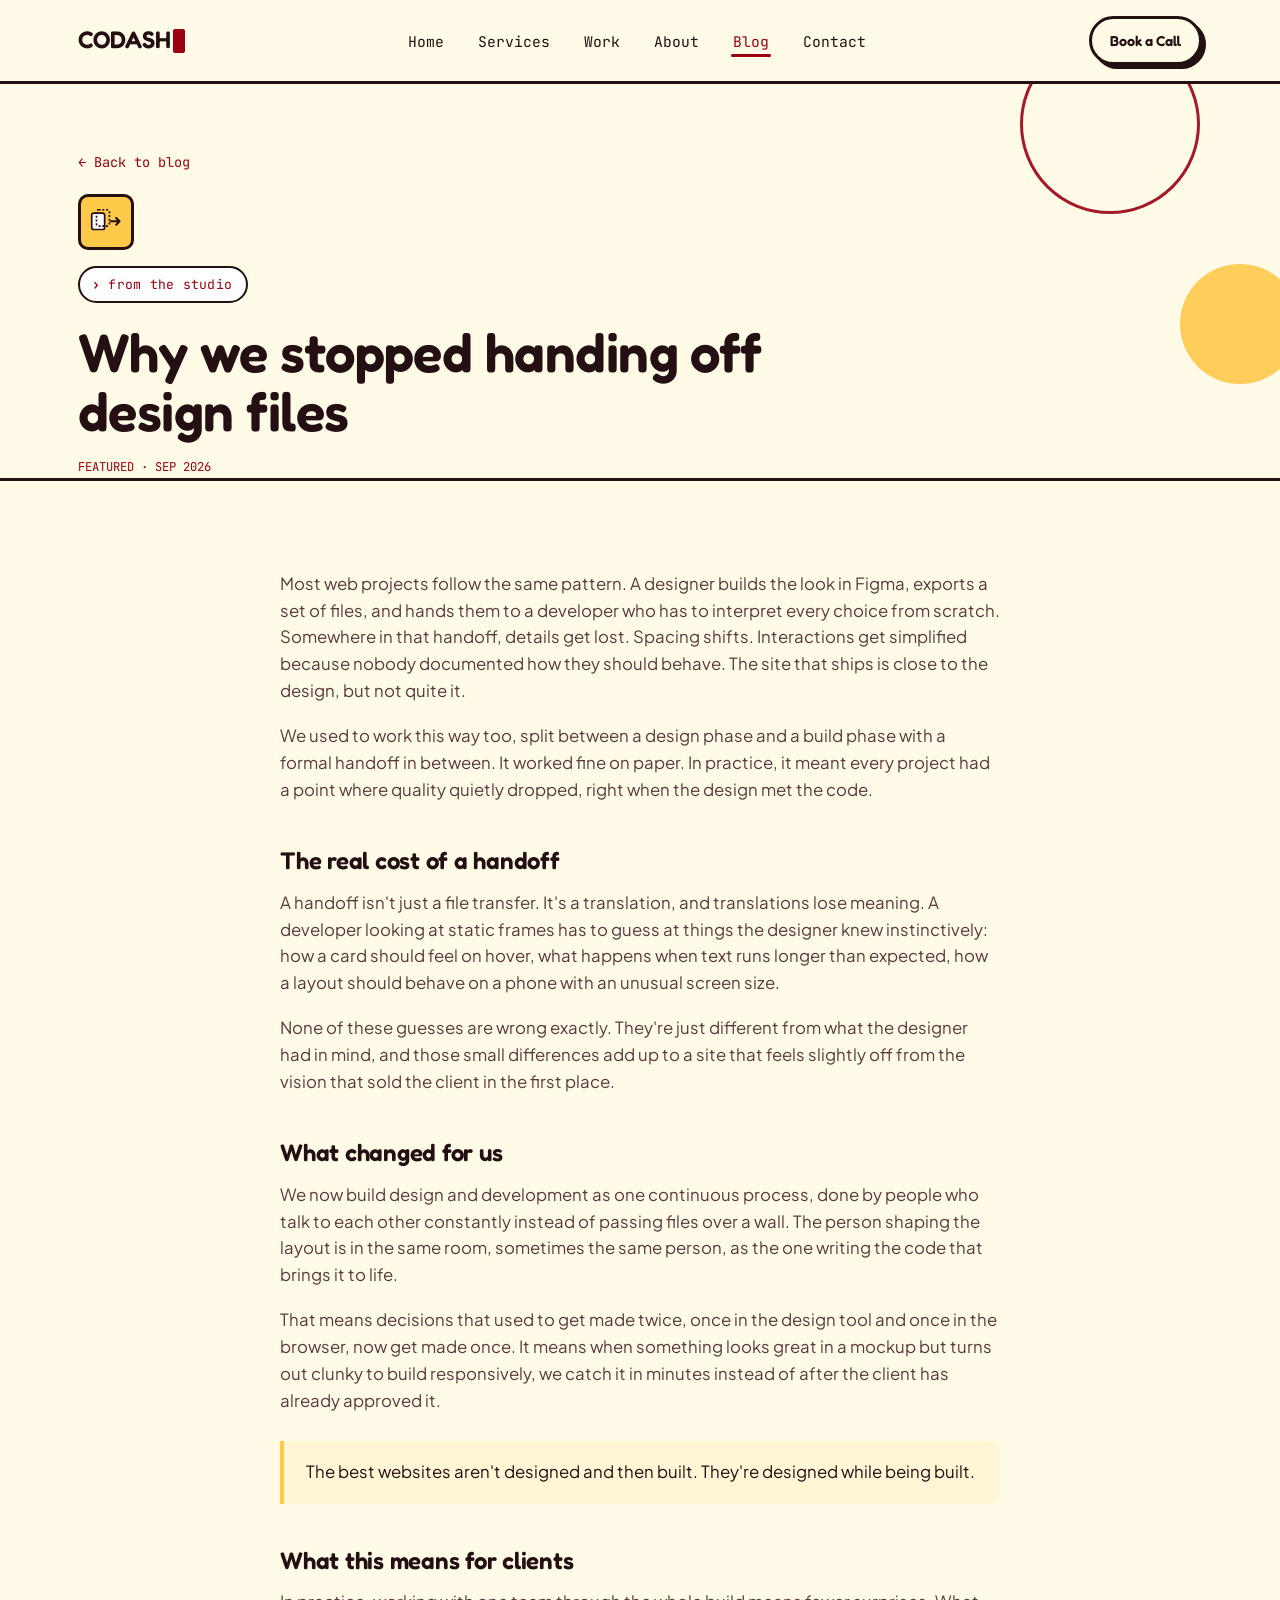
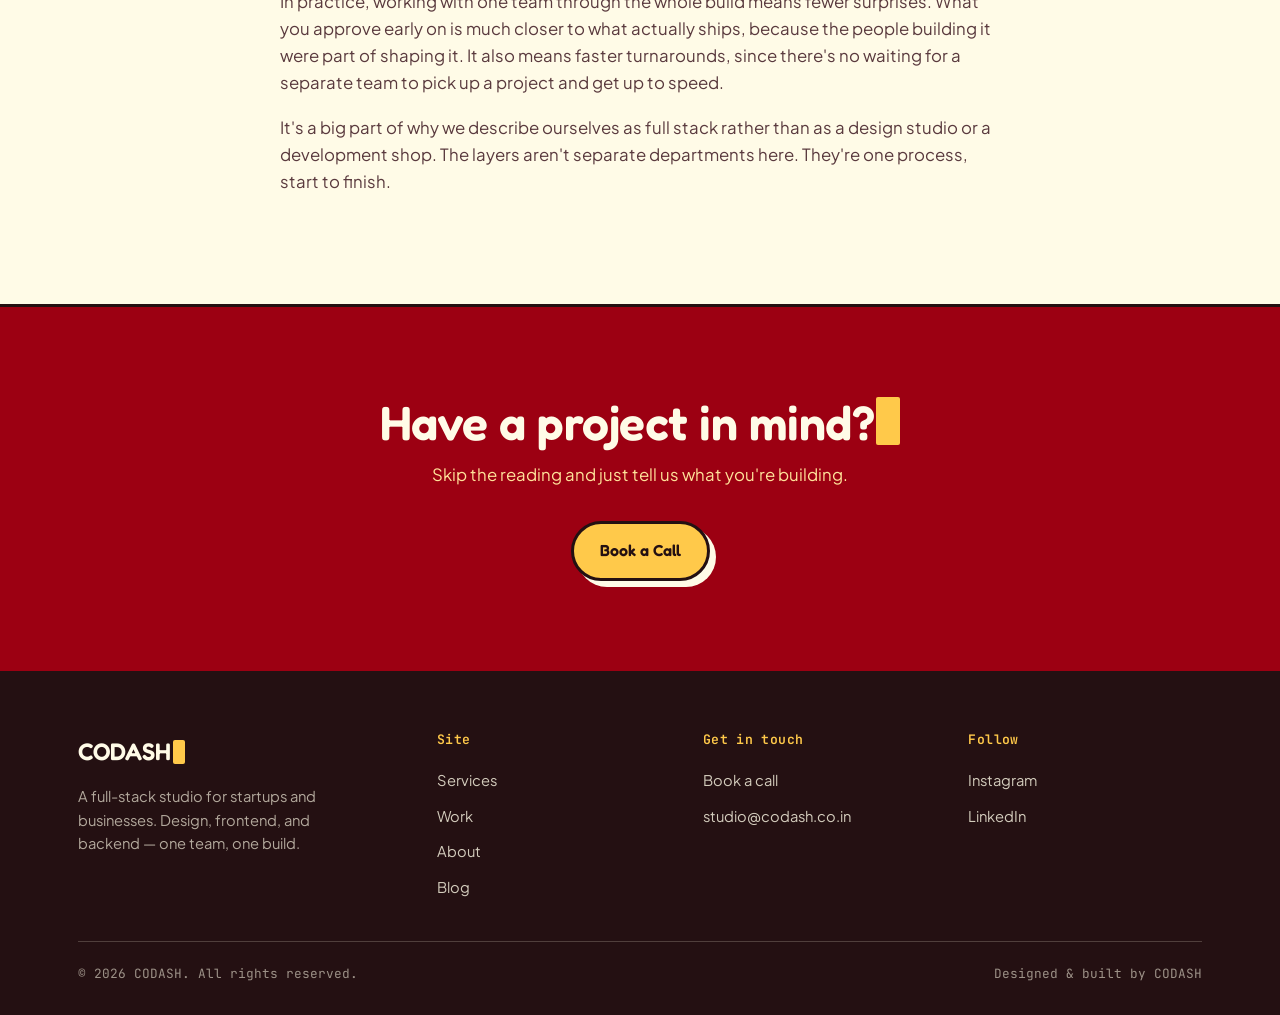
<file: blog-design-handoff.html>
<!DOCTYPE html>
<html lang="en">
<head>
<meta charset="UTF-8">
<meta name="viewport" content="width=device-width, initial-scale=1.0">
<title>Why we stopped handing off design files — CODASH Blog</title>
<meta name="description" content="The handoff between designer and developer is where most web projects lose their shine. Here's what changed once we started building both under one roof.">
<link rel="preconnect" href="https://fonts.googleapis.com">
<link rel="preconnect" href="https://fonts.gstatic.com" crossorigin>
<link href="https://fonts.googleapis.com/css2?family=Fredoka:wght@500;600;700&family=Plus+Jakarta+Sans:wght@400;500;600;700&family=JetBrains+Mono:wght@400;500&display=swap" rel="stylesheet">
<link rel="stylesheet" href="style.css">
</head>
<body>

<header class="site-header">
  <nav class="nav">
    <a href="/" class="logo">CODASH<span class="cursor"></span></a>
    <ul class="nav-links" id="nav-links">
      <li><a href="/">Home</a></li>
      <li><a href="/services">Services</a></li>
      <li><a href="/work">Work</a></li>
      <li><a href="/about">About</a></li>
      <li><a href="/blog" aria-current="page">Blog</a></li>
      <li><a href="/contact">Contact</a></li>
    </ul>
    <div class="nav-cta">
      <a href="/contact" class="btn btn--ghost btn--sm">Book a Call</a>
      <button class="nav-toggle" aria-label="Toggle menu" aria-expanded="false"><span></span></button>
    </div>
  </nav>
</header>

<main>

  <section class="page-hero blog-post-hero">
    <div class="blob-field" aria-hidden="true">
      <svg class="blob blob--maroon-outline" style="width:180px;height:180px;top:-50px;right:80px;" viewBox="0 0 200 200"></svg>
      <svg class="blob blob--gold" style="width:120px;height:120px;top:180px;right:-20px;" viewBox="0 0 200 200"></svg>
    </div>
    <div class="wrap" style="position:relative; z-index:2;">
      <a href="/blog" class="blog-back">&larr; Back to blog</a>
      <div style="width:56px;height:56px;background:var(--gold);border:var(--border);border-radius:var(--radius-sm);display:flex;align-items:center;justify-content:center;margin-bottom:16px;">
        <svg viewBox="0 0 100 100" width="34" height="34" fill="none" xmlns="http://www.w3.org/2000/svg">
        <rect x="8" y="24" width="38" height="48" rx="6" fill="var(--white)" stroke="var(--ink)" stroke-width="5"/>
        <rect x="22" y="14" width="38" height="48" rx="6" fill="none" stroke="var(--ink)" stroke-width="5" stroke-dasharray="6 5"/>
        <path d="M64 48 L90 48 M90 48 L80 38 M90 48 L80 58" stroke="var(--ink)" stroke-width="6" stroke-linecap="round" stroke-linejoin="round"/>
      </svg>
      </div>
      <span class="eyebrow">from the studio</span>
      <h1>Why we stopped handing off design files</h1>
      <div class="blog-post-meta"><span class="blog-date">FEATURED · SEP 2026</span></div>
    </div>
  </section>

  <section class="section">
    <div class="wrap">
      <div class="prose">
        <p>Most web projects follow the same pattern. A designer builds the look in Figma, exports a set of files, and hands them to a developer who has to interpret every choice from scratch. Somewhere in that handoff, details get lost. Spacing shifts. Interactions get simplified because nobody documented how they should behave. The site that ships is close to the design, but not quite it.</p>

        <p>We used to work this way too, split between a design phase and a build phase with a formal handoff in between. It worked fine on paper. In practice, it meant every project had a point where quality quietly dropped, right when the design met the code.</p>

        <h2>The real cost of a handoff</h2>
        <p>A handoff isn't just a file transfer. It's a translation, and translations lose meaning. A developer looking at static frames has to guess at things the designer knew instinctively: how a card should feel on hover, what happens when text runs longer than expected, how a layout should behave on a phone with an unusual screen size.</p>
        <p>None of these guesses are wrong exactly. They're just different from what the designer had in mind, and those small differences add up to a site that feels slightly off from the vision that sold the client in the first place.</p>

        <h2>What changed for us</h2>
        <p>We now build design and development as one continuous process, done by people who talk to each other constantly instead of passing files over a wall. The person shaping the layout is in the same room, sometimes the same person, as the one writing the code that brings it to life.</p>
        <p>That means decisions that used to get made twice, once in the design tool and once in the browser, now get made once. It means when something looks great in a mockup but turns out clunky to build responsively, we catch it in minutes instead of after the client has already approved it.</p>

        <blockquote>The best websites aren't designed and then built. They're designed while being built.</blockquote>

        <h2>What this means for clients</h2>
        <p>In practice, working with one team through the whole build means fewer surprises. What you approve early on is much closer to what actually ships, because the people building it were part of shaping it. It also means faster turnarounds, since there's no waiting for a separate team to pick up a project and get up to speed.</p>
        <p>It's a big part of why we describe ourselves as full stack rather than as a design studio or a development shop. The layers aren't separate departments here. They're one process, start to finish.</p>
      </div>
    </div>
  </section>

  <section class="section section--band cta-band reveal">
    <div class="wrap">
      <h2>Have a project in mind?<span class="cursor cursor--gold"></span></h2>
      <p>Skip the reading and just tell us what you're building.</p>
      <div class="hero-actions">
        <a href="/contact" class="btn btn--primary" style="background:var(--gold); color:var(--ink); box-shadow:6px 6px 0 var(--cream);">Book a Call</a>
      </div>
    </div>
  </section>

</main>

<footer class="site-footer">
  <div class="wrap">
    <div class="footer-grid">
      <div>
        <a href="/" class="logo">CODASH<span class="cursor cursor--gold"></span></a>
        <p class="footer-desc">A full-stack studio for startups and businesses. Design, frontend, and backend — one team, one build.</p>
      </div>
      <div class="footer-col">
        <h4>Site</h4>
        <a href="/services">Services</a>
        <a href="/work">Work</a>
        <a href="/about">About</a>
        <a href="/blog">Blog</a>
      </div>
      <div class="footer-col">
        <h4>Get in touch</h4>
        <a href="/contact">Book a call</a>
        <a href="mailto:studio@codash.co.in">studio@codash.co.in</a>
      </div>
      <div class="footer-col">
        <h4>Follow</h4>
        <a href="https://www.instagram.com/codash.dvloppers/">Instagram</a>
        <a href="#">LinkedIn</a>
      </div>
    </div>
    <div class="footer-bottom">
      <span>© 2026 CODASH. All rights reserved.</span>
      <span>Designed & built by CODASH</span>
    </div>
  </div>
</footer>

<script src="main.js"></script>
</body>
</html>
</file>
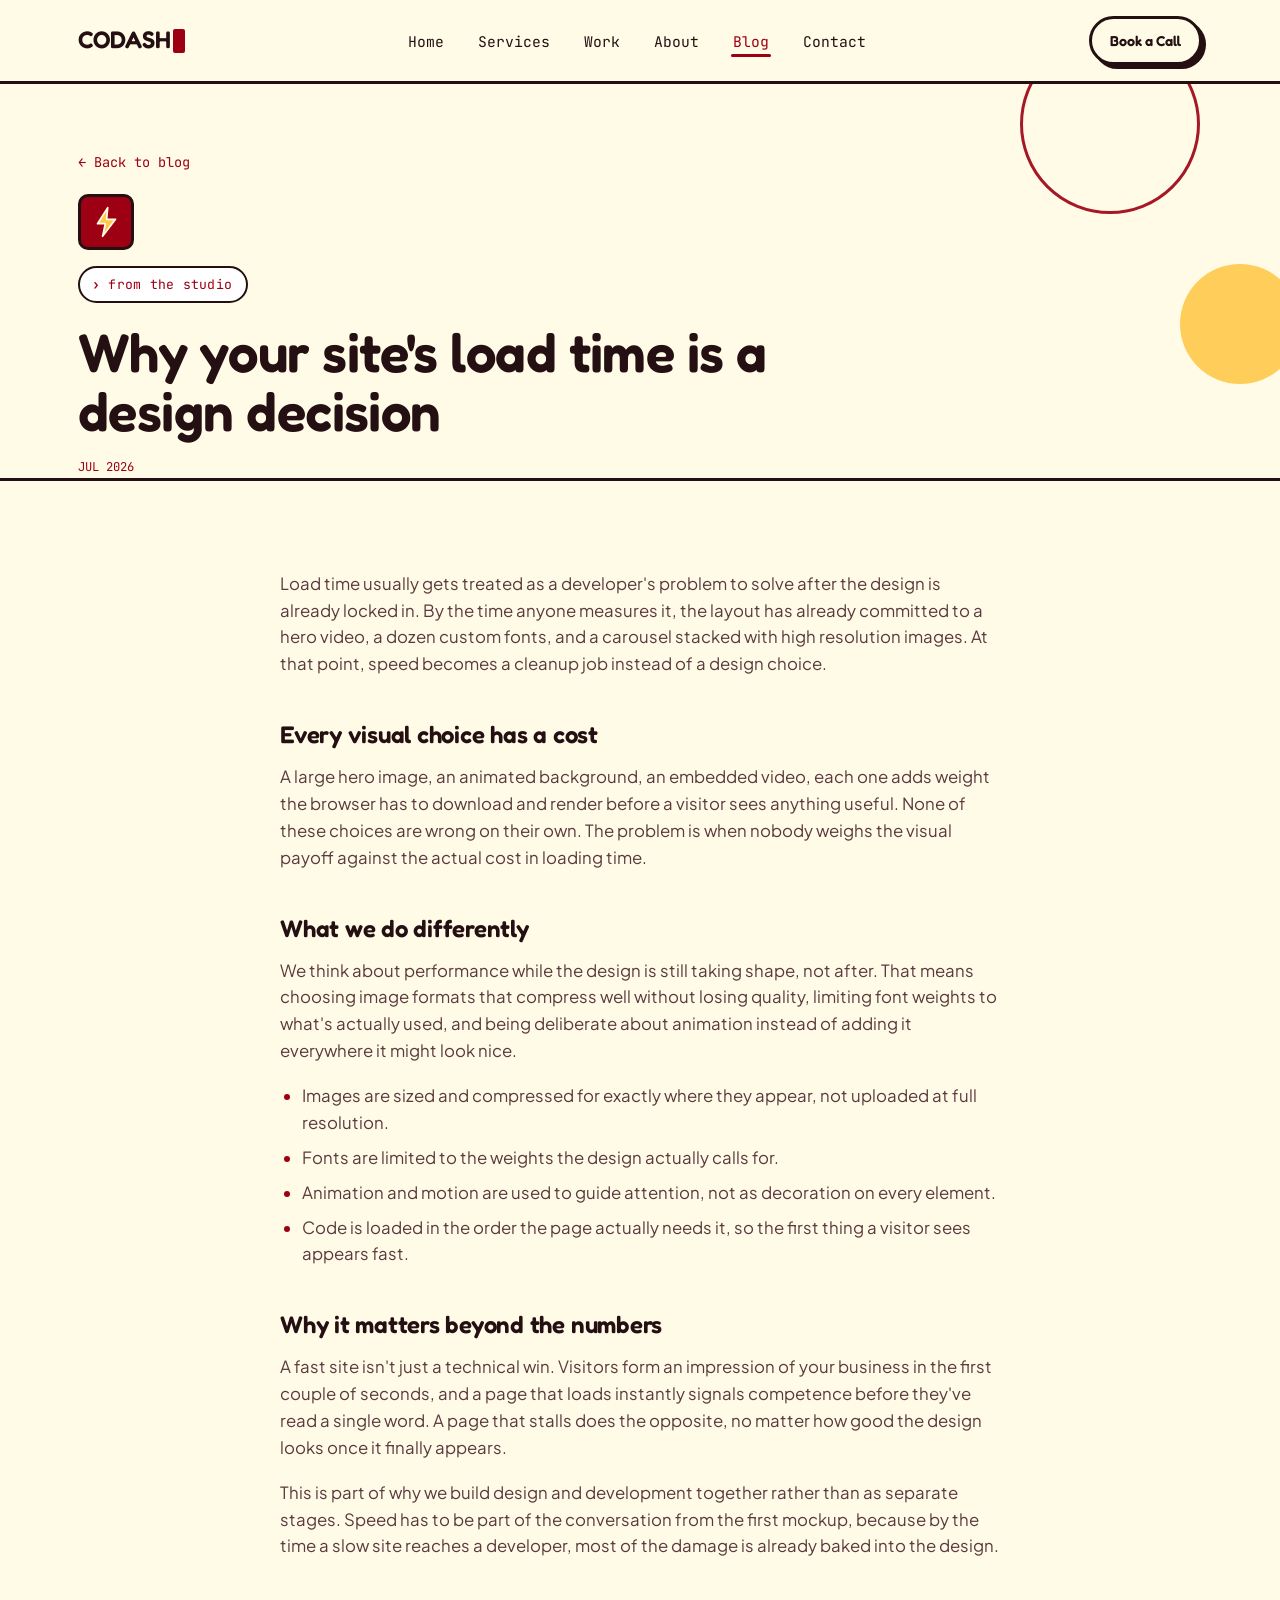
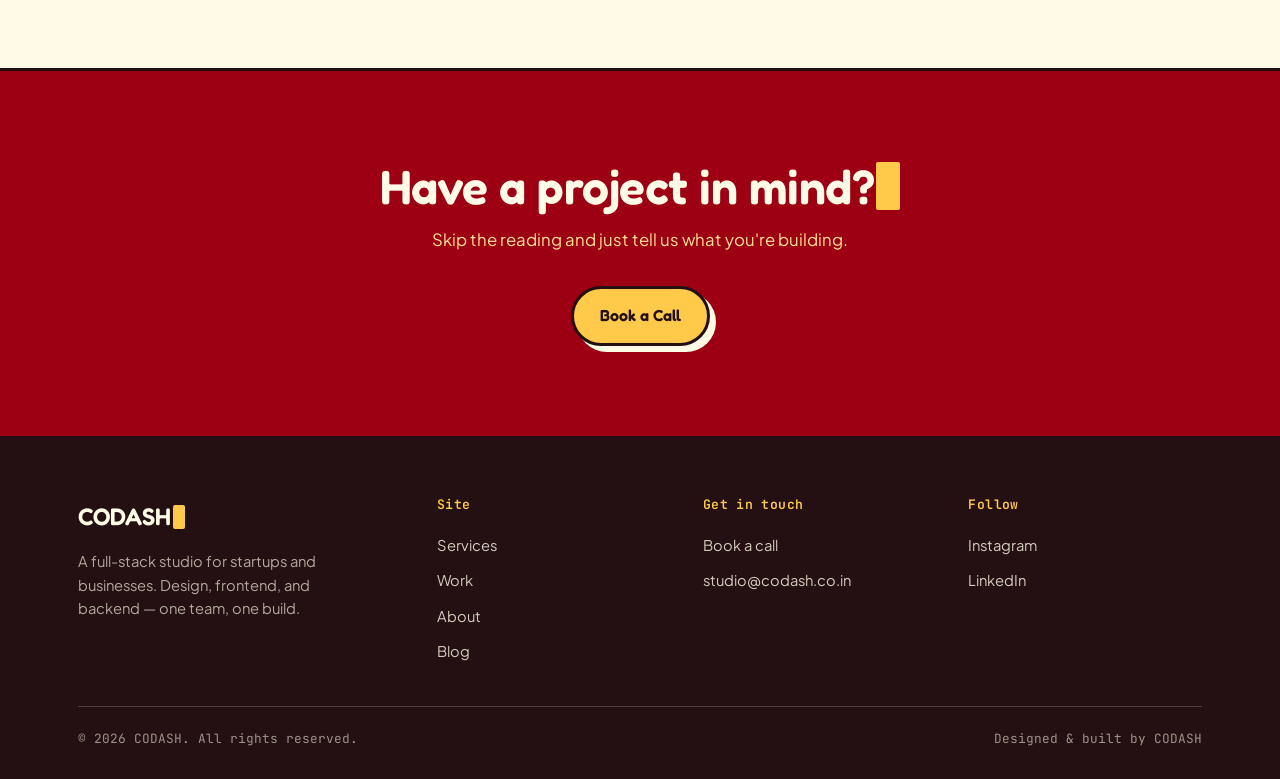
<file: blog-load-time.html>
<!DOCTYPE html>
<html lang="en">
<head>
<meta charset="UTF-8">
<meta name="viewport" content="width=device-width, initial-scale=1.0">
<title>Why your site's load time is a design decision — CODASH Blog</title>
<meta name="description" content="Speed isn't just an engineering metric, it's shaped by every design choice made before a line of code exists.">
<link rel="preconnect" href="https://fonts.googleapis.com">
<link rel="preconnect" href="https://fonts.gstatic.com" crossorigin>
<link href="https://fonts.googleapis.com/css2?family=Fredoka:wght@500;600;700&family=Plus+Jakarta+Sans:wght@400;500;600;700&family=JetBrains+Mono:wght@400;500&display=swap" rel="stylesheet">
<link rel="stylesheet" href="style.css">
</head>
<body>

<header class="site-header">
  <nav class="nav">
    <a href="/" class="logo">CODASH<span class="cursor"></span></a>
    <ul class="nav-links" id="nav-links">
      <li><a href="/">Home</a></li>
      <li><a href="/services">Services</a></li>
      <li><a href="/work">Work</a></li>
      <li><a href="/about">About</a></li>
      <li><a href="/blog" aria-current="page">Blog</a></li>
      <li><a href="/contact">Contact</a></li>
    </ul>
    <div class="nav-cta">
      <a href="/contact" class="btn btn--ghost btn--sm">Book a Call</a>
      <button class="nav-toggle" aria-label="Toggle menu" aria-expanded="false"><span></span></button>
    </div>
  </nav>
</header>

<main>

  <section class="page-hero blog-post-hero">
    <div class="blob-field" aria-hidden="true">
      <svg class="blob blob--maroon-outline" style="width:180px;height:180px;top:-50px;right:80px;" viewBox="0 0 200 200"></svg>
      <svg class="blob blob--gold" style="width:120px;height:120px;top:180px;right:-20px;" viewBox="0 0 200 200"></svg>
    </div>
    <div class="wrap" style="position:relative; z-index:2;">
      <a href="/blog" class="blog-back">&larr; Back to blog</a>
      <div style="width:56px;height:56px;background:var(--maroon);border:var(--border);border-radius:var(--radius-sm);display:flex;align-items:center;justify-content:center;margin-bottom:16px;">
        <svg viewBox="0 0 100 100" width="34" height="34" fill="none" xmlns="http://www.w3.org/2000/svg">
        <path d="M55 8 L25 55 H48 L40 92 L78 42 H52 L55 8Z" fill="var(--gold)" stroke="var(--cream)" stroke-width="5" stroke-linejoin="round"/>
      </svg>
      </div>
      <span class="eyebrow">from the studio</span>
      <h1>Why your site's load time is a design decision</h1>
      <div class="blog-post-meta"><span class="blog-date">JUL 2026</span></div>
    </div>
  </section>

  <section class="section">
    <div class="wrap">
      <div class="prose">

        <p>Load time usually gets treated as a developer's problem to solve after the design is already locked in. By the time anyone measures it, the layout has already committed to a hero video, a dozen custom fonts, and a carousel stacked with high resolution images. At that point, speed becomes a cleanup job instead of a design choice.</p>

        <h2>Every visual choice has a cost</h2>
        <p>A large hero image, an animated background, an embedded video, each one adds weight the browser has to download and render before a visitor sees anything useful. None of these choices are wrong on their own. The problem is when nobody weighs the visual payoff against the actual cost in loading time.</p>

        <h2>What we do differently</h2>
        <p>We think about performance while the design is still taking shape, not after. That means choosing image formats that compress well without losing quality, limiting font weights to what's actually used, and being deliberate about animation instead of adding it everywhere it might look nice.</p>
        <ul>
          <li>Images are sized and compressed for exactly where they appear, not uploaded at full resolution.</li>
          <li>Fonts are limited to the weights the design actually calls for.</li>
          <li>Animation and motion are used to guide attention, not as decoration on every element.</li>
          <li>Code is loaded in the order the page actually needs it, so the first thing a visitor sees appears fast.</li>
        </ul>

        <h2>Why it matters beyond the numbers</h2>
        <p>A fast site isn't just a technical win. Visitors form an impression of your business in the first couple of seconds, and a page that loads instantly signals competence before they've read a single word. A page that stalls does the opposite, no matter how good the design looks once it finally appears.</p>

        <p>This is part of why we build design and development together rather than as separate stages. Speed has to be part of the conversation from the first mockup, because by the time a slow site reaches a developer, most of the damage is already baked into the design.</p>
    
      </div>
    </div>
  </section>

  <section class="section section--band cta-band reveal">
    <div class="wrap">
      <h2>Have a project in mind?<span class="cursor cursor--gold"></span></h2>
      <p>Skip the reading and just tell us what you're building.</p>
      <div class="hero-actions">
        <a href="/contact" class="btn btn--primary" style="background:var(--gold); color:var(--ink); box-shadow:6px 6px 0 var(--cream);">Book a Call</a>
      </div>
    </div>
  </section>

</main>

<footer class="site-footer">
  <div class="wrap">
    <div class="footer-grid">
      <div>
        <a href="/" class="logo">CODASH<span class="cursor cursor--gold"></span></a>
        <p class="footer-desc">A full-stack studio for startups and businesses. Design, frontend, and backend — one team, one build.</p>
      </div>
      <div class="footer-col">
        <h4>Site</h4>
        <a href="/services">Services</a>
        <a href="/work">Work</a>
        <a href="/about">About</a>
        <a href="/blog">Blog</a>
      </div>
      <div class="footer-col">
        <h4>Get in touch</h4>
        <a href="/contact">Book a call</a>
        <a href="mailto:studio@codash.co.in">studio@codash.co.in</a>
      </div>
      <div class="footer-col">
        <h4>Follow</h4>
        <a href="https://www.instagram.com/codash.dvloppers/">Instagram</a>
        <a href="#">LinkedIn</a>
      </div>
    </div>
    <div class="footer-bottom">
      <span>© 2026 CODASH. All rights reserved.</span>
      <span>Designed & built by CODASH</span>
    </div>
  </div>
</footer>

<script src="main.js"></script>
</body>
</html>
</file>
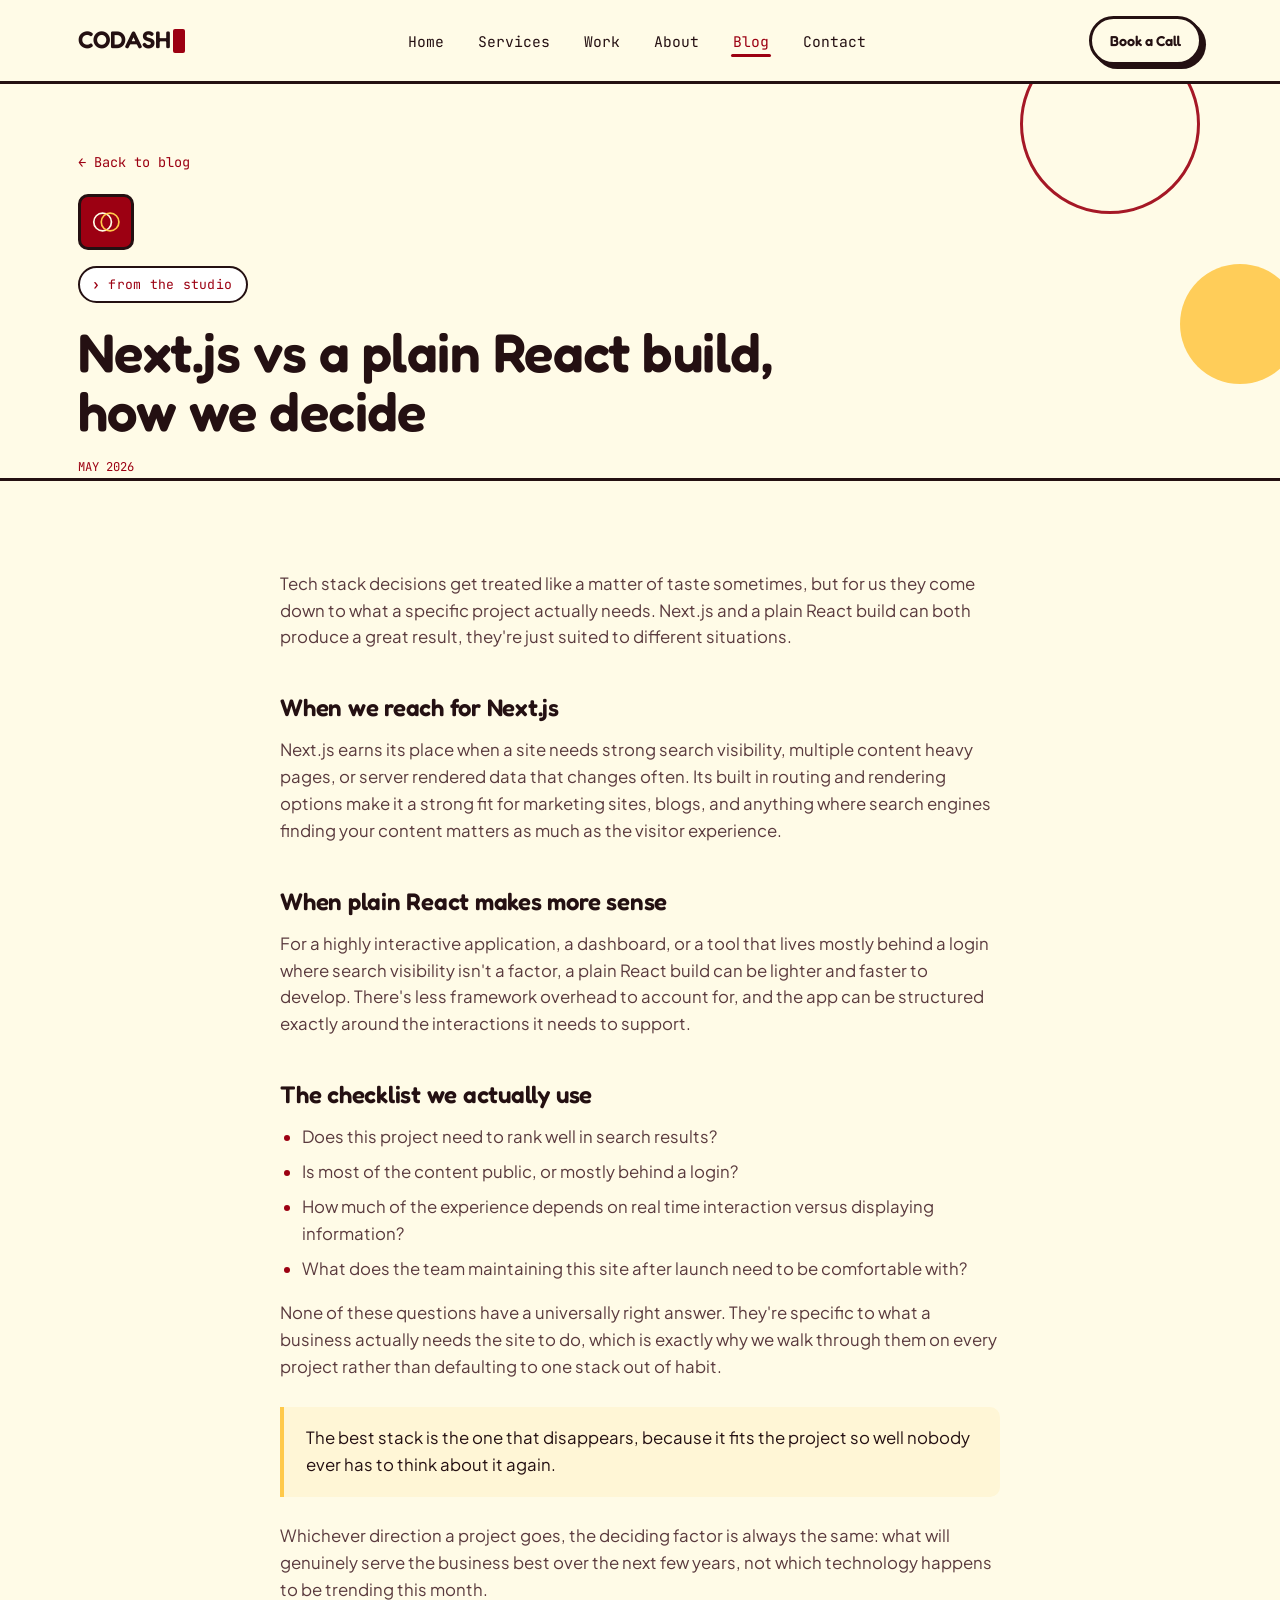
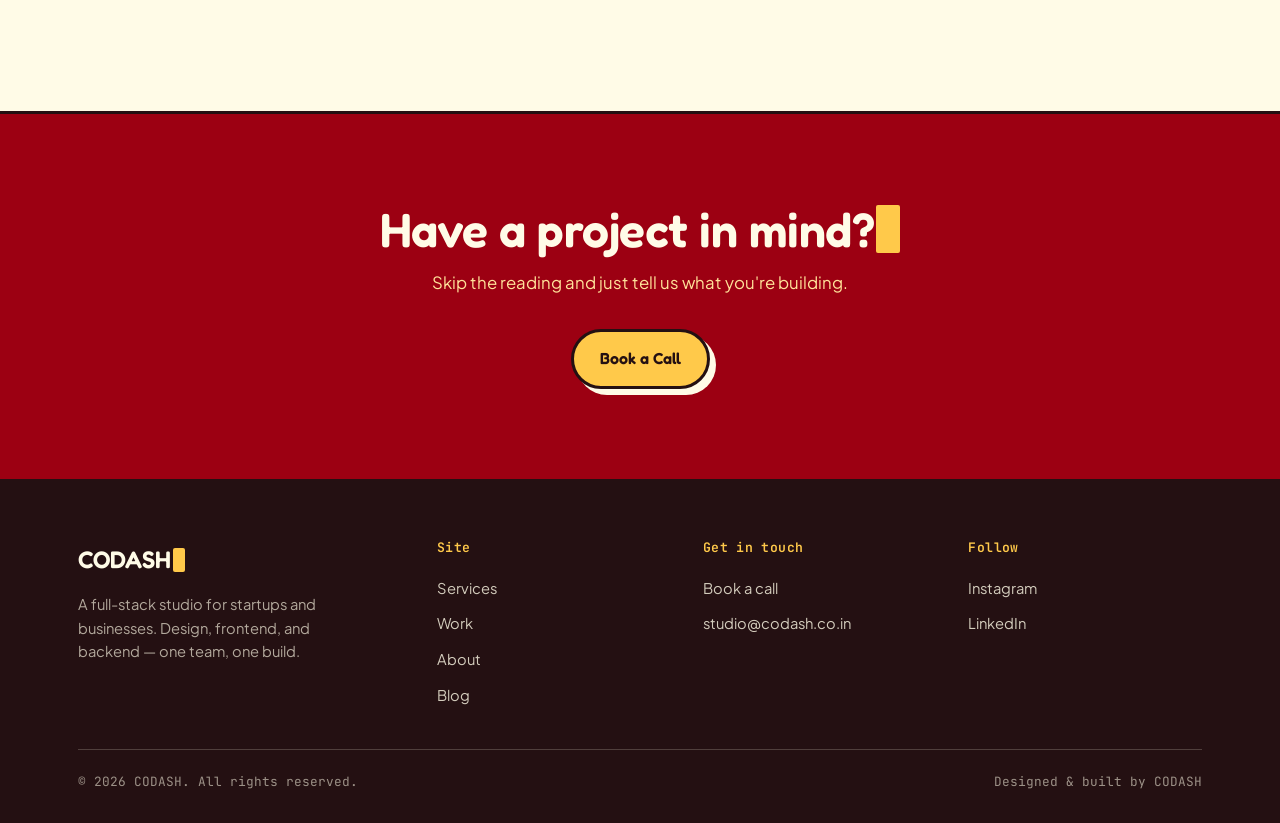
<file: blog-nextjs-vs-react.html>
<!DOCTYPE html>
<html lang="en">
<head>
<meta charset="UTF-8">
<meta name="viewport" content="width=device-width, initial-scale=1.0">
<title>Next.js vs a plain React build, how we decide — CODASH Blog</title>
<meta name="description" content="Not every project needs the same stack. Here's the checklist behind our tech choices.">
<link rel="preconnect" href="https://fonts.googleapis.com">
<link rel="preconnect" href="https://fonts.gstatic.com" crossorigin>
<link href="https://fonts.googleapis.com/css2?family=Fredoka:wght@500;600;700&family=Plus+Jakarta+Sans:wght@400;500;600;700&family=JetBrains+Mono:wght@400;500&display=swap" rel="stylesheet">
<link rel="stylesheet" href="style.css">
</head>
<body>

<header class="site-header">
  <nav class="nav">
    <a href="/" class="logo">CODASH<span class="cursor"></span></a>
    <ul class="nav-links" id="nav-links">
      <li><a href="/">Home</a></li>
      <li><a href="/services">Services</a></li>
      <li><a href="/work">Work</a></li>
      <li><a href="/about">About</a></li>
      <li><a href="/blog" aria-current="page">Blog</a></li>
      <li><a href="/contact">Contact</a></li>
    </ul>
    <div class="nav-cta">
      <a href="/contact" class="btn btn--ghost btn--sm">Book a Call</a>
      <button class="nav-toggle" aria-label="Toggle menu" aria-expanded="false"><span></span></button>
    </div>
  </nav>
</header>

<main>

  <section class="page-hero blog-post-hero">
    <div class="blob-field" aria-hidden="true">
      <svg class="blob blob--maroon-outline" style="width:180px;height:180px;top:-50px;right:80px;" viewBox="0 0 200 200"></svg>
      <svg class="blob blob--gold" style="width:120px;height:120px;top:180px;right:-20px;" viewBox="0 0 200 200"></svg>
    </div>
    <div class="wrap" style="position:relative; z-index:2;">
      <a href="/blog" class="blog-back">&larr; Back to blog</a>
      <div style="width:56px;height:56px;background:var(--maroon);border:var(--border);border-radius:var(--radius-sm);display:flex;align-items:center;justify-content:center;margin-bottom:16px;">
        <svg viewBox="0 0 100 100" width="34" height="34" fill="none" xmlns="http://www.w3.org/2000/svg">
        <circle cx="40" cy="50" r="26" fill="none" stroke="var(--cream)" stroke-width="5"/>
        <circle cx="62" cy="50" r="26" fill="none" stroke="var(--gold)" stroke-width="5"/>
      </svg>
      </div>
      <span class="eyebrow">from the studio</span>
      <h1>Next.js vs a plain React build, how we decide</h1>
      <div class="blog-post-meta"><span class="blog-date">MAY 2026</span></div>
    </div>
  </section>

  <section class="section">
    <div class="wrap">
      <div class="prose">

        <p>Tech stack decisions get treated like a matter of taste sometimes, but for us they come down to what a specific project actually needs. Next.js and a plain React build can both produce a great result, they're just suited to different situations.</p>

        <h2>When we reach for Next.js</h2>
        <p>Next.js earns its place when a site needs strong search visibility, multiple content heavy pages, or server rendered data that changes often. Its built in routing and rendering options make it a strong fit for marketing sites, blogs, and anything where search engines finding your content matters as much as the visitor experience.</p>

        <h2>When plain React makes more sense</h2>
        <p>For a highly interactive application, a dashboard, or a tool that lives mostly behind a login where search visibility isn't a factor, a plain React build can be lighter and faster to develop. There's less framework overhead to account for, and the app can be structured exactly around the interactions it needs to support.</p>

        <h2>The checklist we actually use</h2>
        <ul>
          <li>Does this project need to rank well in search results?</li>
          <li>Is most of the content public, or mostly behind a login?</li>
          <li>How much of the experience depends on real time interaction versus displaying information?</li>
          <li>What does the team maintaining this site after launch need to be comfortable with?</li>
        </ul>

        <p>None of these questions have a universally right answer. They're specific to what a business actually needs the site to do, which is exactly why we walk through them on every project rather than defaulting to one stack out of habit.</p>

        <blockquote>The best stack is the one that disappears, because it fits the project so well nobody ever has to think about it again.</blockquote>

        <p>Whichever direction a project goes, the deciding factor is always the same: what will genuinely serve the business best over the next few years, not which technology happens to be trending this month.</p>
    
      </div>
    </div>
  </section>

  <section class="section section--band cta-band reveal">
    <div class="wrap">
      <h2>Have a project in mind?<span class="cursor cursor--gold"></span></h2>
      <p>Skip the reading and just tell us what you're building.</p>
      <div class="hero-actions">
        <a href="/contact" class="btn btn--primary" style="background:var(--gold); color:var(--ink); box-shadow:6px 6px 0 var(--cream);">Book a Call</a>
      </div>
    </div>
  </section>

</main>

<footer class="site-footer">
  <div class="wrap">
    <div class="footer-grid">
      <div>
        <a href="/" class="logo">CODASH<span class="cursor cursor--gold"></span></a>
        <p class="footer-desc">A full-stack studio for startups and businesses. Design, frontend, and backend — one team, one build.</p>
      </div>
      <div class="footer-col">
        <h4>Site</h4>
        <a href="/services">Services</a>
        <a href="/work">Work</a>
        <a href="/about">About</a>
        <a href="/blog">Blog</a>
      </div>
      <div class="footer-col">
        <h4>Get in touch</h4>
        <a href="/contact">Book a call</a>
        <a href="mailto:studio@codash.co.in">studio@codash.co.in</a>
      </div>
      <div class="footer-col">
        <h4>Follow</h4>
        <a href="https://www.instagram.com/codash.dvloppers/">Instagram</a>
        <a href="#">LinkedIn</a>
      </div>
    </div>
    <div class="footer-bottom">
      <span>© 2026 CODASH. All rights reserved.</span>
      <span>Designed & built by CODASH</span>
    </div>
  </div>
</footer>

<script src="main.js"></script>
</body>
</html>
</file>
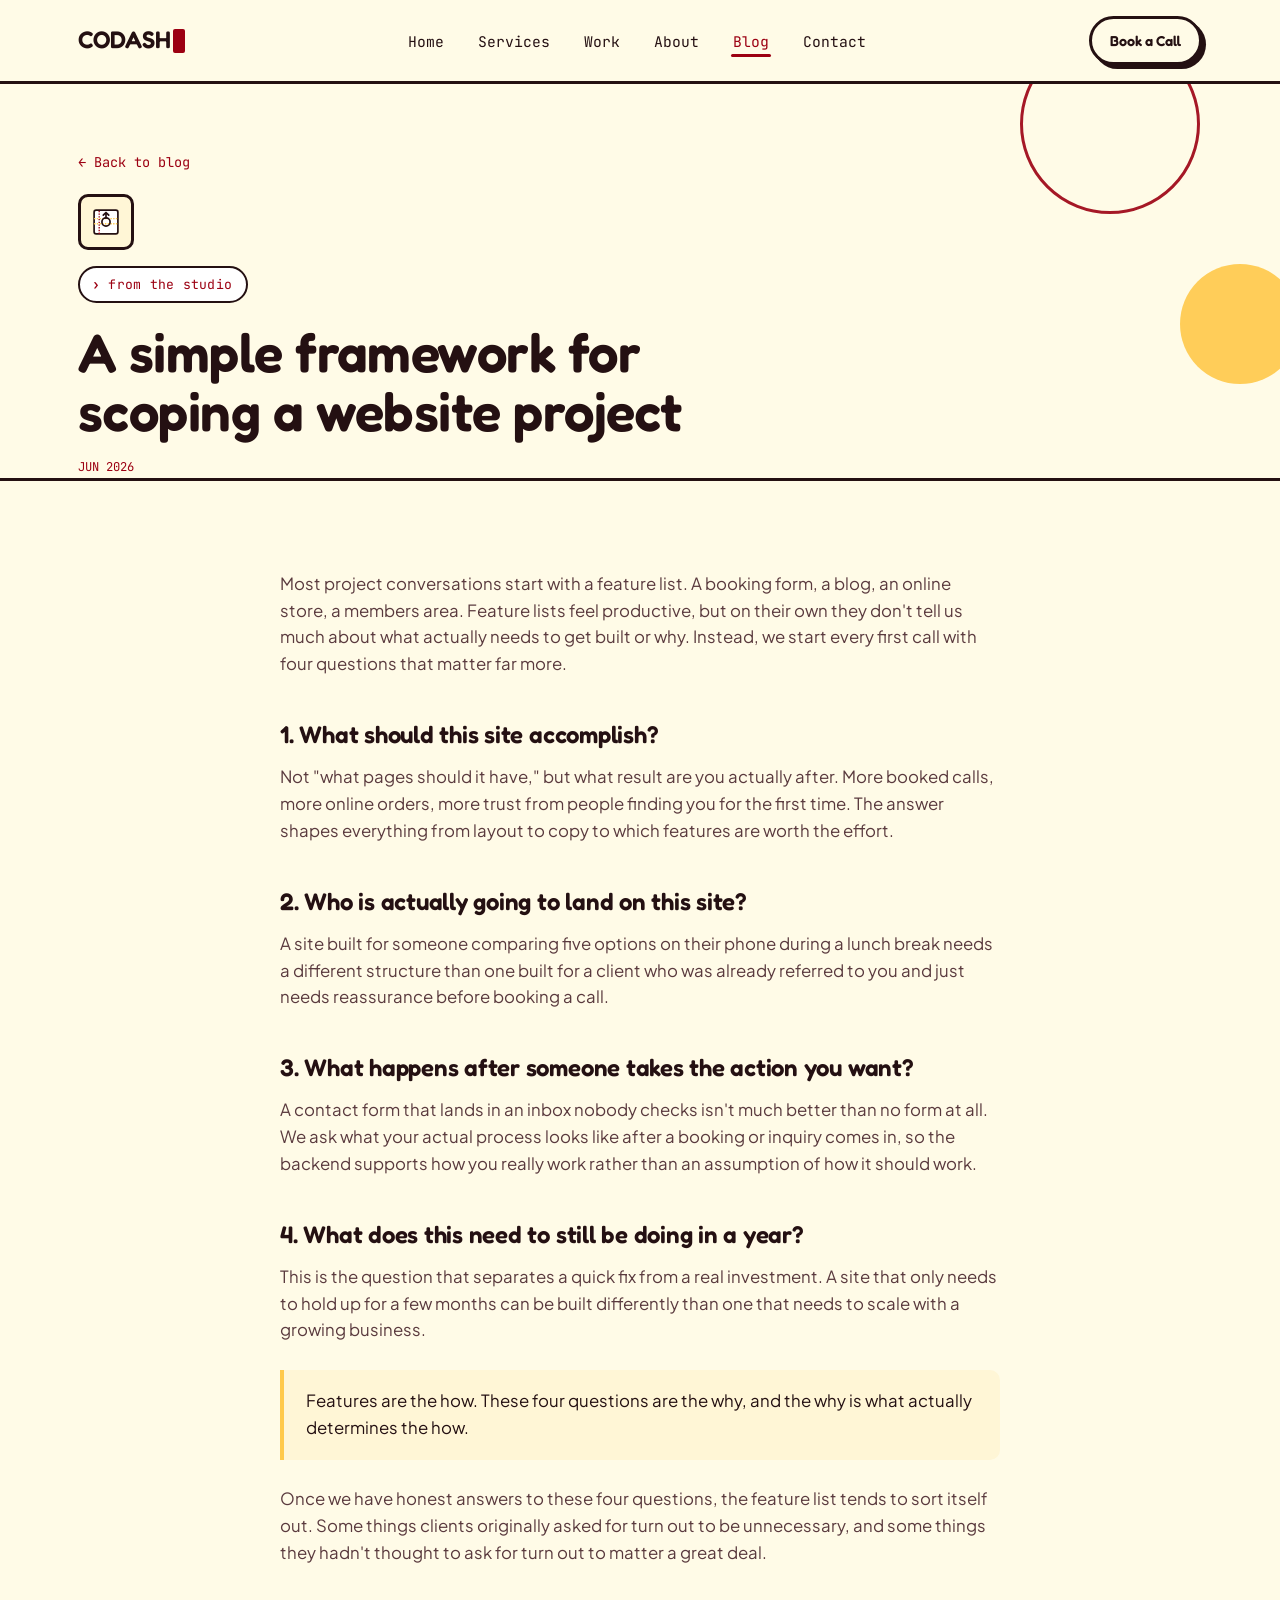
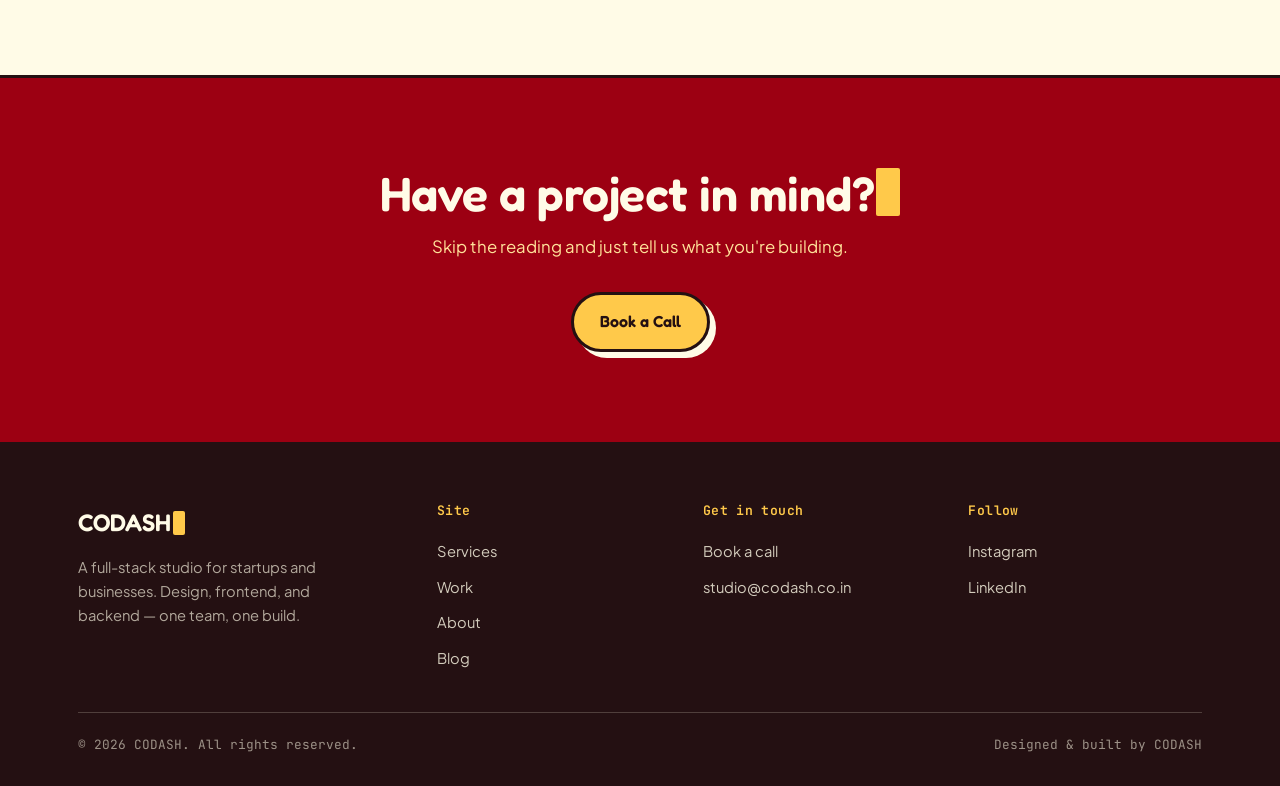
<file: blog-scoping-framework.html>
<!DOCTYPE html>
<html lang="en">
<head>
<meta charset="UTF-8">
<meta name="viewport" content="width=device-width, initial-scale=1.0">
<title>A simple framework for scoping a website project — CODASH Blog</title>
<meta name="description" content="The four questions we ask on every first call, and why they matter more than a feature list.">
<link rel="preconnect" href="https://fonts.googleapis.com">
<link rel="preconnect" href="https://fonts.gstatic.com" crossorigin>
<link href="https://fonts.googleapis.com/css2?family=Fredoka:wght@500;600;700&family=Plus+Jakarta+Sans:wght@400;500;600;700&family=JetBrains+Mono:wght@400;500&display=swap" rel="stylesheet">
<link rel="stylesheet" href="style.css">
</head>
<body>

<header class="site-header">
  <nav class="nav">
    <a href="/" class="logo">CODASH<span class="cursor"></span></a>
    <ul class="nav-links" id="nav-links">
      <li><a href="/">Home</a></li>
      <li><a href="/services">Services</a></li>
      <li><a href="/work">Work</a></li>
      <li><a href="/about">About</a></li>
      <li><a href="/blog" aria-current="page">Blog</a></li>
      <li><a href="/contact">Contact</a></li>
    </ul>
    <div class="nav-cta">
      <a href="/contact" class="btn btn--ghost btn--sm">Book a Call</a>
      <button class="nav-toggle" aria-label="Toggle menu" aria-expanded="false"><span></span></button>
    </div>
  </nav>
</header>

<main>

  <section class="page-hero blog-post-hero">
    <div class="blob-field" aria-hidden="true">
      <svg class="blob blob--maroon-outline" style="width:180px;height:180px;top:-50px;right:80px;" viewBox="0 0 200 200"></svg>
      <svg class="blob blob--gold" style="width:120px;height:120px;top:180px;right:-20px;" viewBox="0 0 200 200"></svg>
    </div>
    <div class="wrap" style="position:relative; z-index:2;">
      <a href="/blog" class="blog-back">&larr; Back to blog</a>
      <div style="width:56px;height:56px;background:var(--cream-dim);border:var(--border);border-radius:var(--radius-sm);display:flex;align-items:center;justify-content:center;margin-bottom:16px;">
        <svg viewBox="0 0 100 100" width="34" height="34" fill="none" xmlns="http://www.w3.org/2000/svg">
        <rect x="15" y="15" width="70" height="70" rx="6" fill="var(--white)" stroke="var(--ink)" stroke-width="5"/>
        <path d="M15 55 h70 M15 40 h70" stroke="var(--gold)" stroke-width="4" stroke-dasharray="4 4"/>
        <path d="M30 85 L30 15" stroke="var(--maroon)" stroke-width="4" stroke-dasharray="4 4"/>
        <circle cx="50" cy="50" r="12" fill="none" stroke="var(--ink)" stroke-width="5"/>
        <path d="M50 38 v-14 M42 30 l8 -8 8 8" stroke="var(--ink)" stroke-width="5" stroke-linecap="round" stroke-linejoin="round"/>
      </svg>
      </div>
      <span class="eyebrow">from the studio</span>
      <h1>A simple framework for scoping a website project</h1>
      <div class="blog-post-meta"><span class="blog-date">JUN 2026</span></div>
    </div>
  </section>

  <section class="section">
    <div class="wrap">
      <div class="prose">

        <p>Most project conversations start with a feature list. A booking form, a blog, an online store, a members area. Feature lists feel productive, but on their own they don't tell us much about what actually needs to get built or why. Instead, we start every first call with four questions that matter far more.</p>

        <h2>1. What should this site accomplish?</h2>
        <p>Not "what pages should it have," but what result are you actually after. More booked calls, more online orders, more trust from people finding you for the first time. The answer shapes everything from layout to copy to which features are worth the effort.</p>

        <h2>2. Who is actually going to land on this site?</h2>
        <p>A site built for someone comparing five options on their phone during a lunch break needs a different structure than one built for a client who was already referred to you and just needs reassurance before booking a call.</p>

        <h2>3. What happens after someone takes the action you want?</h2>
        <p>A contact form that lands in an inbox nobody checks isn't much better than no form at all. We ask what your actual process looks like after a booking or inquiry comes in, so the backend supports how you really work rather than an assumption of how it should work.</p>

        <h2>4. What does this need to still be doing in a year?</h2>
        <p>This is the question that separates a quick fix from a real investment. A site that only needs to hold up for a few months can be built differently than one that needs to scale with a growing business.</p>

        <blockquote>Features are the how. These four questions are the why, and the why is what actually determines the how.</blockquote>

        <p>Once we have honest answers to these four questions, the feature list tends to sort itself out. Some things clients originally asked for turn out to be unnecessary, and some things they hadn't thought to ask for turn out to matter a great deal.</p>
    
      </div>
    </div>
  </section>

  <section class="section section--band cta-band reveal">
    <div class="wrap">
      <h2>Have a project in mind?<span class="cursor cursor--gold"></span></h2>
      <p>Skip the reading and just tell us what you're building.</p>
      <div class="hero-actions">
        <a href="/contact" class="btn btn--primary" style="background:var(--gold); color:var(--ink); box-shadow:6px 6px 0 var(--cream);">Book a Call</a>
      </div>
    </div>
  </section>

</main>

<footer class="site-footer">
  <div class="wrap">
    <div class="footer-grid">
      <div>
        <a href="/" class="logo">CODASH<span class="cursor cursor--gold"></span></a>
        <p class="footer-desc">A full-stack studio for startups and businesses. Design, frontend, and backend — one team, one build.</p>
      </div>
      <div class="footer-col">
        <h4>Site</h4>
        <a href="/services">Services</a>
        <a href="/work">Work</a>
        <a href="/about">About</a>
        <a href="/blog">Blog</a>
      </div>
      <div class="footer-col">
        <h4>Get in touch</h4>
        <a href="/contact">Book a call</a>
        <a href="mailto:studio@codash.co.in">studio@codash.co.in</a>
      </div>
      <div class="footer-col">
        <h4>Follow</h4>
        <a href="https://www.instagram.com/codash.dvloppers/">Instagram</a>
        <a href="#">LinkedIn</a>
      </div>
    </div>
    <div class="footer-bottom">
      <span>© 2026 CODASH. All rights reserved.</span>
      <span>Designed & built by CODASH</span>
    </div>
  </div>
</footer>

<script src="main.js"></script>
</body>
</html>
</file>
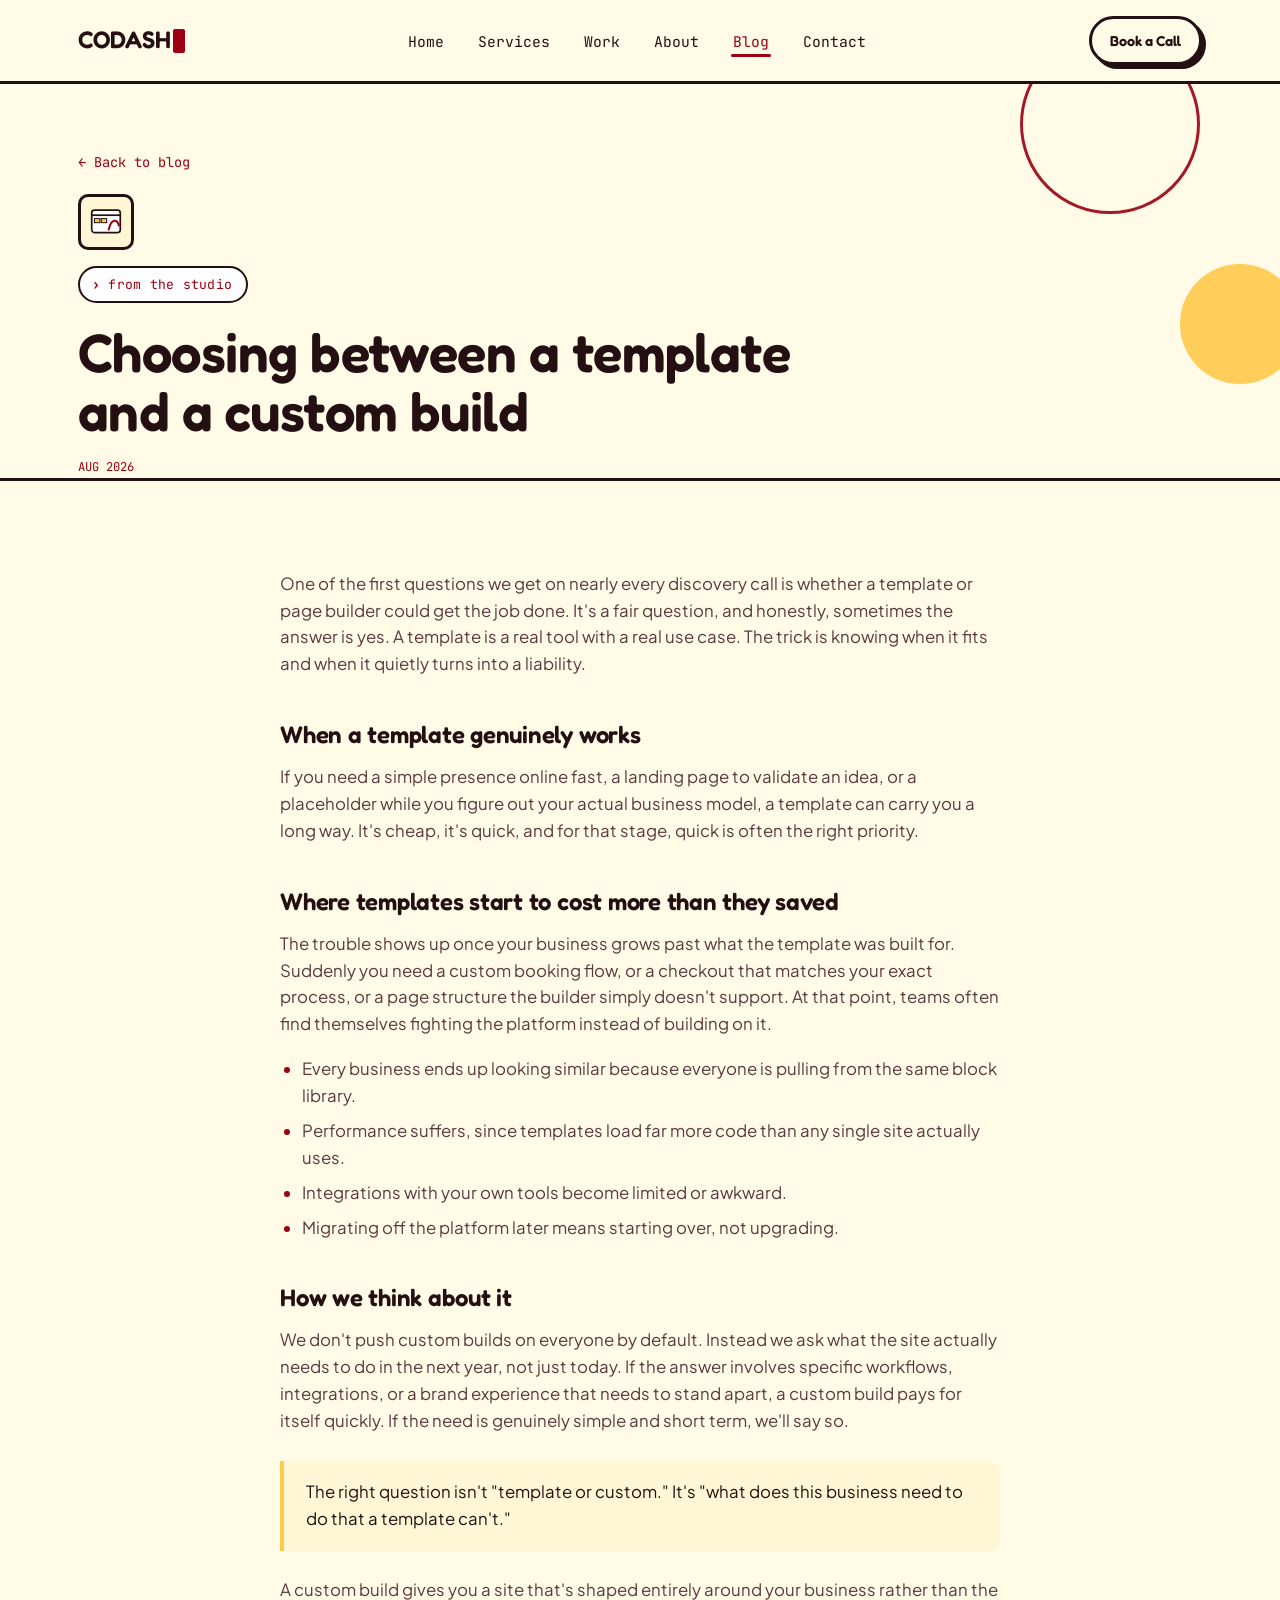
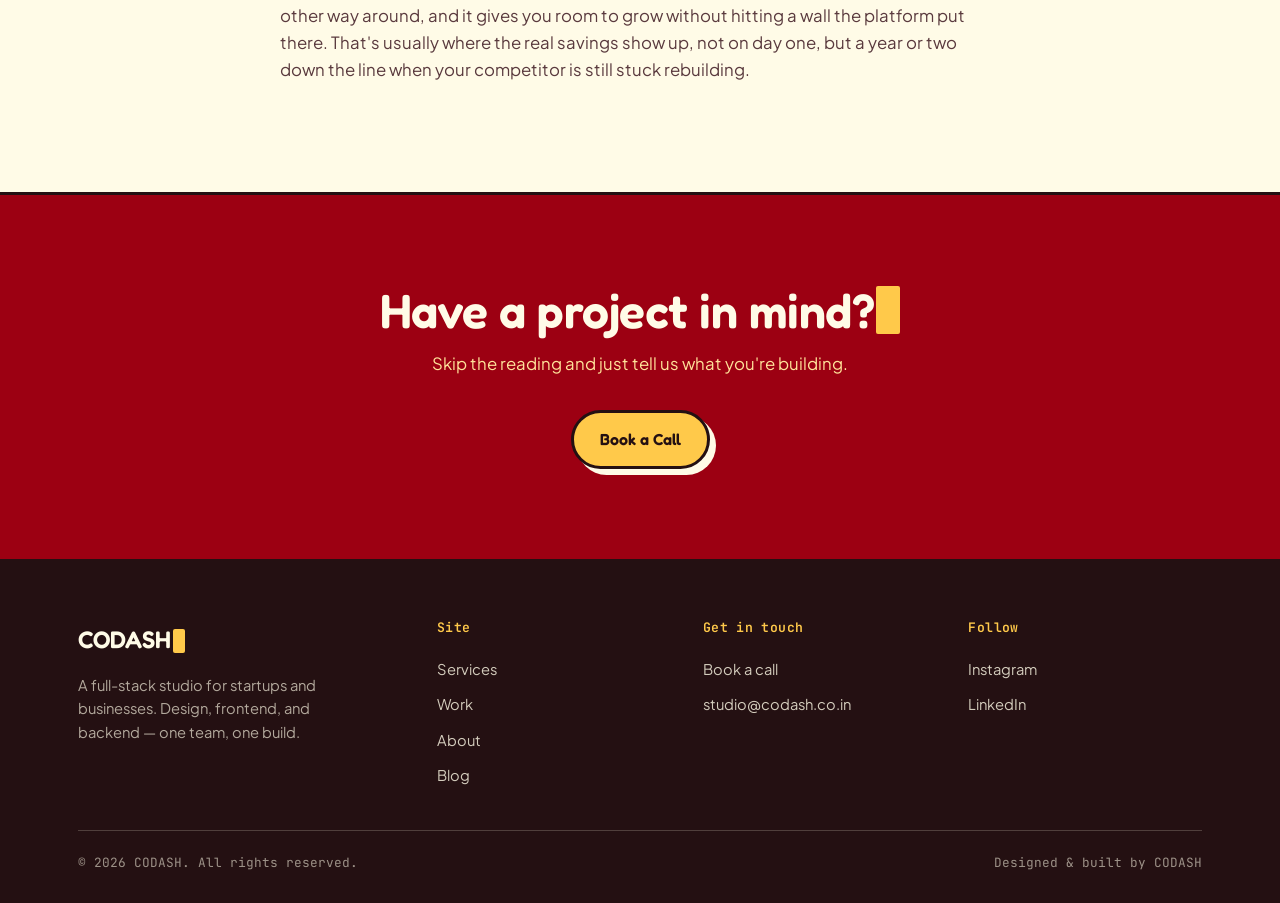
<file: blog-template-vs-custom.html>
<!DOCTYPE html>
<html lang="en">
<head>
<meta charset="UTF-8">
<meta name="viewport" content="width=device-width, initial-scale=1.0">
<title>Choosing between a template and a custom build — CODASH Blog</title>
<meta name="description" content="When a page builder is genuinely the right call, and the signs it's about to cost you more than it saved.">
<link rel="preconnect" href="https://fonts.googleapis.com">
<link rel="preconnect" href="https://fonts.gstatic.com" crossorigin>
<link href="https://fonts.googleapis.com/css2?family=Fredoka:wght@500;600;700&family=Plus+Jakarta+Sans:wght@400;500;600;700&family=JetBrains+Mono:wght@400;500&display=swap" rel="stylesheet">
<link rel="stylesheet" href="style.css">
</head>
<body>

<header class="site-header">
  <nav class="nav">
    <a href="/" class="logo">CODASH<span class="cursor"></span></a>
    <ul class="nav-links" id="nav-links">
      <li><a href="/">Home</a></li>
      <li><a href="/services">Services</a></li>
      <li><a href="/work">Work</a></li>
      <li><a href="/about">About</a></li>
      <li><a href="/blog" aria-current="page">Blog</a></li>
      <li><a href="/contact">Contact</a></li>
    </ul>
    <div class="nav-cta">
      <a href="/contact" class="btn btn--ghost btn--sm">Book a Call</a>
      <button class="nav-toggle" aria-label="Toggle menu" aria-expanded="false"><span></span></button>
    </div>
  </nav>
</header>

<main>

  <section class="page-hero blog-post-hero">
    <div class="blob-field" aria-hidden="true">
      <svg class="blob blob--maroon-outline" style="width:180px;height:180px;top:-50px;right:80px;" viewBox="0 0 200 200"></svg>
      <svg class="blob blob--gold" style="width:120px;height:120px;top:180px;right:-20px;" viewBox="0 0 200 200"></svg>
    </div>
    <div class="wrap" style="position:relative; z-index:2;">
      <a href="/blog" class="blog-back">&larr; Back to blog</a>
      <div style="width:56px;height:56px;background:var(--cream-dim);border:var(--border);border-radius:var(--radius-sm);display:flex;align-items:center;justify-content:center;margin-bottom:16px;">
        <svg viewBox="0 0 100 100" width="34" height="34" fill="none" xmlns="http://www.w3.org/2000/svg">
        <rect x="8" y="15" width="84" height="66" rx="8" fill="var(--white)" stroke="var(--ink)" stroke-width="5"/>
        <line x1="8" y1="30" x2="92" y2="30" stroke="var(--ink)" stroke-width="5"/>
        <rect x="16" y="40" width="16" height="12" fill="var(--gold)" stroke="var(--ink)" stroke-width="3"/>
        <rect x="36" y="40" width="16" height="12" fill="var(--gold)" stroke="var(--ink)" stroke-width="3"/>
        <path d="M58 72 C 66 40, 82 40, 88 60" stroke="var(--maroon)" stroke-width="6" fill="none" stroke-linecap="round"/>
      </svg>
      </div>
      <span class="eyebrow">from the studio</span>
      <h1>Choosing between a template and a custom build</h1>
      <div class="blog-post-meta"><span class="blog-date">AUG 2026</span></div>
    </div>
  </section>

  <section class="section">
    <div class="wrap">
      <div class="prose">

        <p>One of the first questions we get on nearly every discovery call is whether a template or page builder could get the job done. It's a fair question, and honestly, sometimes the answer is yes. A template is a real tool with a real use case. The trick is knowing when it fits and when it quietly turns into a liability.</p>

        <h2>When a template genuinely works</h2>
        <p>If you need a simple presence online fast, a landing page to validate an idea, or a placeholder while you figure out your actual business model, a template can carry you a long way. It's cheap, it's quick, and for that stage, quick is often the right priority.</p>

        <h2>Where templates start to cost more than they saved</h2>
        <p>The trouble shows up once your business grows past what the template was built for. Suddenly you need a custom booking flow, or a checkout that matches your exact process, or a page structure the builder simply doesn't support. At that point, teams often find themselves fighting the platform instead of building on it.</p>
        <ul>
          <li>Every business ends up looking similar because everyone is pulling from the same block library.</li>
          <li>Performance suffers, since templates load far more code than any single site actually uses.</li>
          <li>Integrations with your own tools become limited or awkward.</li>
          <li>Migrating off the platform later means starting over, not upgrading.</li>
        </ul>

        <h2>How we think about it</h2>
        <p>We don't push custom builds on everyone by default. Instead we ask what the site actually needs to do in the next year, not just today. If the answer involves specific workflows, integrations, or a brand experience that needs to stand apart, a custom build pays for itself quickly. If the need is genuinely simple and short term, we'll say so.</p>

        <blockquote>The right question isn't "template or custom." It's "what does this business need to do that a template can't."</blockquote>

        <p>A custom build gives you a site that's shaped entirely around your business rather than the other way around, and it gives you room to grow without hitting a wall the platform put there. That's usually where the real savings show up, not on day one, but a year or two down the line when your competitor is still stuck rebuilding.</p>
    
      </div>
    </div>
  </section>

  <section class="section section--band cta-band reveal">
    <div class="wrap">
      <h2>Have a project in mind?<span class="cursor cursor--gold"></span></h2>
      <p>Skip the reading and just tell us what you're building.</p>
      <div class="hero-actions">
        <a href="/contact" class="btn btn--primary" style="background:var(--gold); color:var(--ink); box-shadow:6px 6px 0 var(--cream);">Book a Call</a>
      </div>
    </div>
  </section>

</main>

<footer class="site-footer">
  <div class="wrap">
    <div class="footer-grid">
      <div>
        <a href="/" class="logo">CODASH<span class="cursor cursor--gold"></span></a>
        <p class="footer-desc">A full-stack studio for startups and businesses. Design, frontend, and backend — one team, one build.</p>
      </div>
      <div class="footer-col">
        <h4>Site</h4>
        <a href="/services">Services</a>
        <a href="/work">Work</a>
        <a href="/about">About</a>
        <a href="/blog">Blog</a>
      </div>
      <div class="footer-col">
        <h4>Get in touch</h4>
        <a href="/contact">Book a call</a>
        <a href="mailto:studio@codash.co.in">studio@codash.co.in</a>
      </div>
      <div class="footer-col">
        <h4>Follow</h4>
        <a href="https://www.instagram.com/codash.dvloppers/">Instagram</a>
        <a href="#">LinkedIn</a>
      </div>
    </div>
    <div class="footer-bottom">
      <span>© 2026 CODASH. All rights reserved.</span>
      <span>Designed & built by CODASH</span>
    </div>
  </div>
</footer>

<script src="main.js"></script>
</body>
</html>
</file>
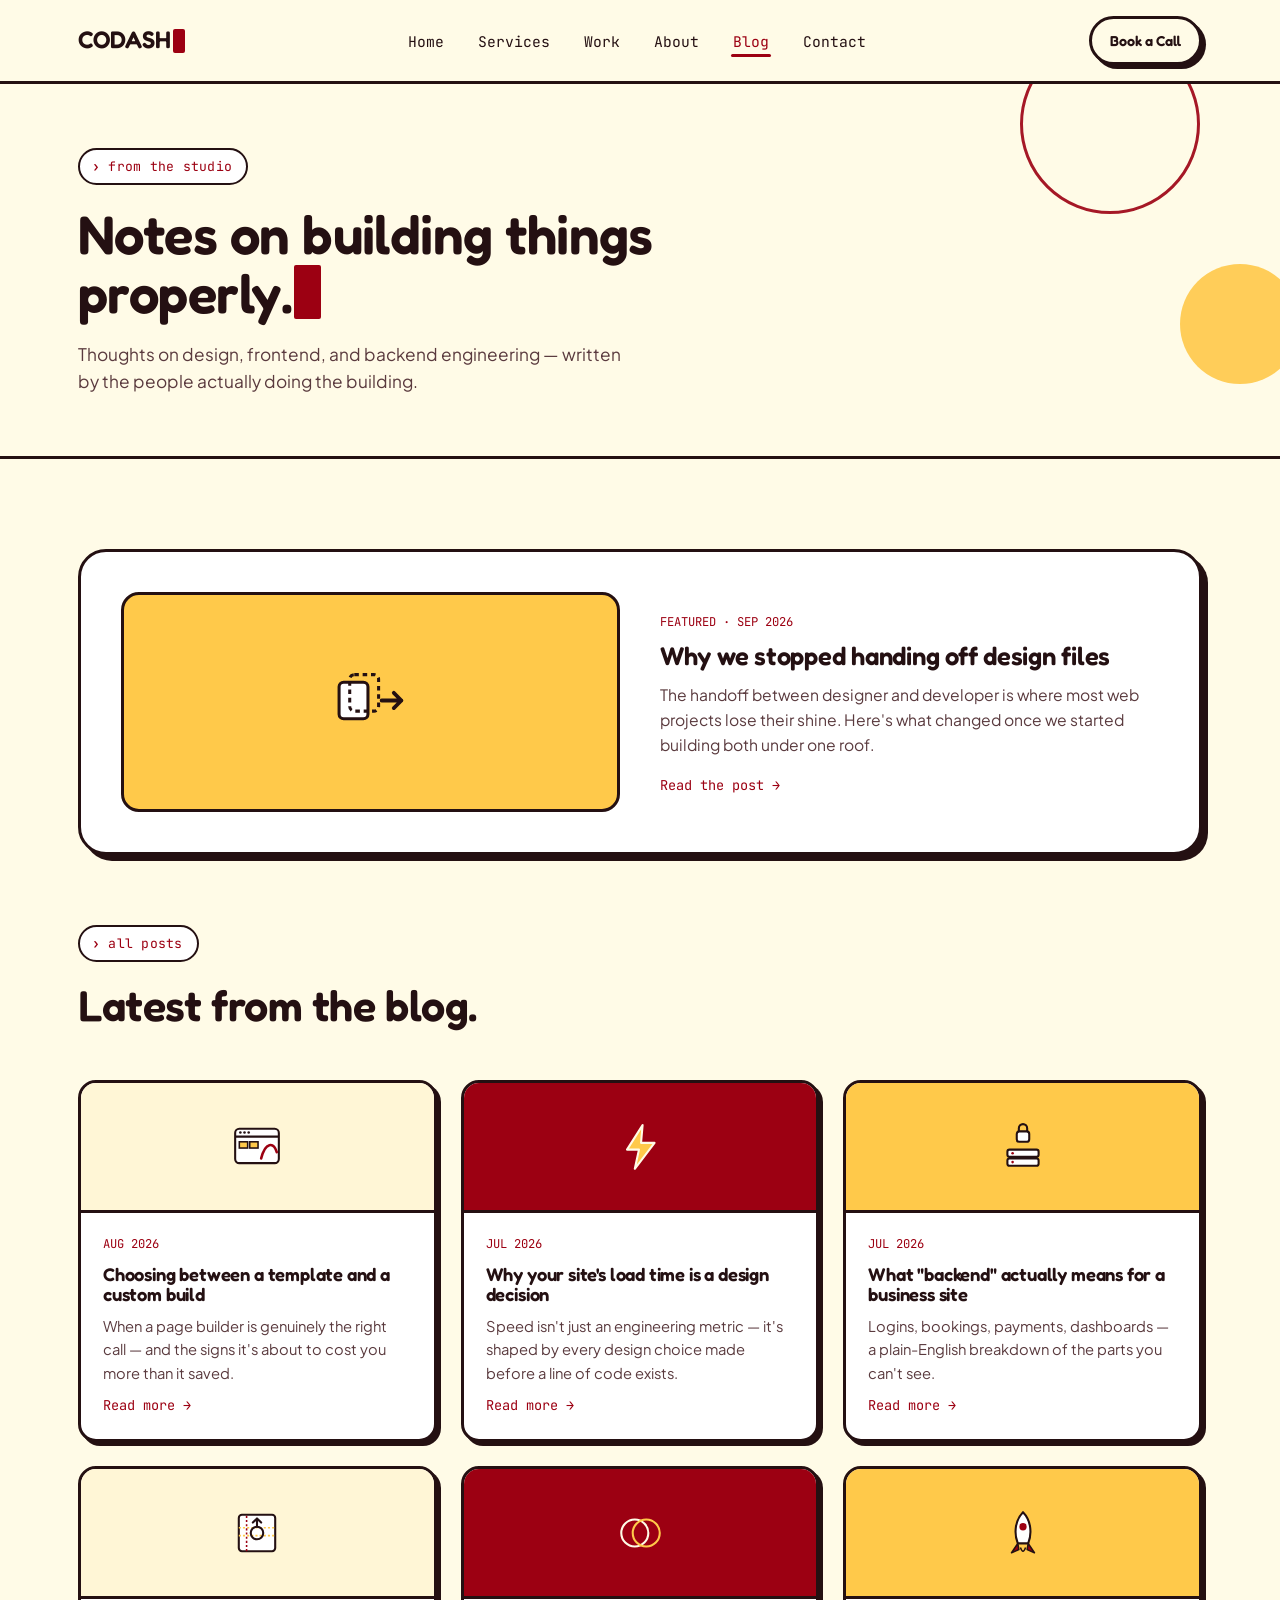
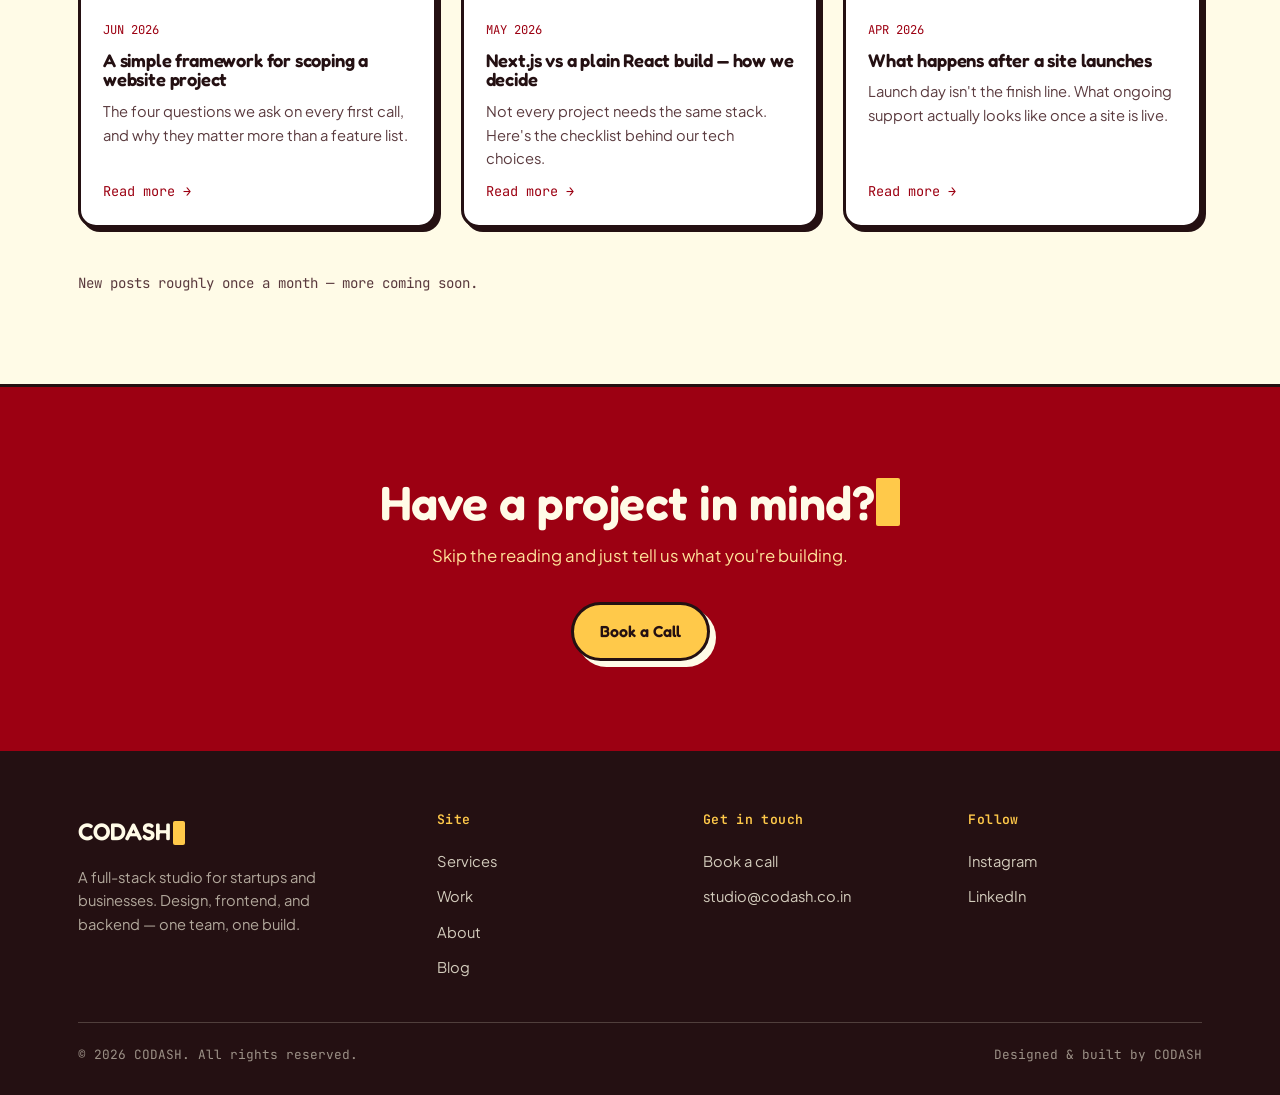
<file: blog.html>
<!DOCTYPE html>
<html lang="en">
<head>
<meta charset="UTF-8">
<meta name="viewport" content="width=device-width, initial-scale=1.0">
<title>Blog — CODASH</title>
<meta name="description" content="Notes on web design, frontend, and backend engineering from the CODASH studio.">
<link rel="preconnect" href="https://fonts.googleapis.com">
<link rel="preconnect" href="https://fonts.gstatic.com" crossorigin>
<link href="https://fonts.googleapis.com/css2?family=Fredoka:wght@500;600;700&family=Plus+Jakarta+Sans:wght@400;500;600;700&family=JetBrains+Mono:wght@400;500&display=swap" rel="stylesheet">
<link rel="stylesheet" href="style.css">
</head>
<body>

<header class="site-header">
  <nav class="nav">
    <a href="/" class="logo">CODASH<span class="cursor"></span></a>
    <ul class="nav-links" id="nav-links">
      <li><a href="/">Home</a></li>
      <li><a href="/services">Services</a></li>
      <li><a href="/work">Work</a></li>
      <li><a href="/about">About</a></li>
      <li><a href="/blog" aria-current="page">Blog</a></li>
      <li><a href="/contact">Contact</a></li>
    </ul>
    <div class="nav-cta">
      <a href="/contact" class="btn btn--ghost btn--sm">Book a Call</a>
      <button class="nav-toggle" aria-label="Toggle menu" aria-expanded="false"><span></span></button>
    </div>
  </nav>
</header>

<main>

  <!-- PAGE HERO -->
  <section class="page-hero">
    <div class="blob-field" aria-hidden="true">
      <svg class="blob blob--maroon-outline" style="width:180px;height:180px;top:-50px;right:80px;" viewBox="0 0 200 200"></svg>
      <svg class="blob blob--gold" style="width:120px;height:120px;top:180px;right:-20px;" viewBox="0 0 200 200"></svg>
    </div>
    <div class="wrap" style="position:relative; z-index:2;">
      <span class="eyebrow">from the studio</span>
      <h1>Notes on building things properly.<span class="cursor"></span></h1>
      <p>Thoughts on design, frontend, and backend engineering — written by the people actually doing the building.</p>
    </div>
  </section>

  <!-- FEATURED POST -->
  <section class="section reveal" style="padding-bottom:0;">
    <div class="wrap">
      <div style="display:grid; grid-template-columns: 1fr 1fr; gap:40px; align-items:center; background:var(--white); border:var(--border); border-radius:var(--radius-lg); box-shadow:var(--shadow-pop); padding:40px; margin-bottom:70px;">
        <div style="background:var(--gold); border:var(--border); border-radius:var(--radius-md); height:220px; display:flex; align-items:center; justify-content:center;">
          <svg viewBox="0 0 100 100" width="76" height="76" fill="none" xmlns="http://www.w3.org/2000/svg">
            <rect x="8" y="24" width="38" height="48" rx="6" fill="var(--white)" stroke="var(--ink)" stroke-width="4"/>
            <rect x="22" y="14" width="38" height="48" rx="6" fill="none" stroke="var(--ink)" stroke-width="4" stroke-dasharray="6 5"/>
            <path d="M64 48 L90 48 M90 48 L80 38 M90 48 L80 58" stroke="var(--ink)" stroke-width="5" stroke-linecap="round" stroke-linejoin="round"/>
          </svg>
        </div>
        <div>
          <span class="blog-date">FEATURED · SEP 2026</span>
          <h2 style="font-size:1.6rem; margin-top:10px;">Why we stopped handing off design files</h2>
          <p style="color:var(--ink-soft); margin-top:12px; font-size:0.98rem;">The handoff between designer and developer is where most web projects lose their shine. Here's what changed once we started building both under one roof.</p>
          <a href="/blog-design-handoff" class="blog-read" style="margin-top:18px; display:inline-block;">Read the post →</a>
        </div>
      </div>
    </div>
  </section>

  <!-- POST GRID -->
  <section class="section reveal" style="padding-top:0;">
    <div class="wrap">
      <div class="section-head">
        <span class="eyebrow">all posts</span>
        <h2>Latest from the blog.</h2>
      </div>

      <div class="blog-grid">

        <div class="blog-card">
          <div class="blog-thumb" style="background:var(--cream-dim);">
            <svg viewBox="0 0 100 100" width="52" height="52" fill="none" xmlns="http://www.w3.org/2000/svg">
              <rect x="8" y="15" width="84" height="66" rx="8" fill="var(--white)" stroke="var(--ink)" stroke-width="4"/>
              <line x1="8" y1="30" x2="92" y2="30" stroke="var(--ink)" stroke-width="4"/>
              <circle cx="18" cy="22" r="2.5" fill="var(--ink)"/>
              <circle cx="26" cy="22" r="2.5" fill="var(--ink)"/>
              <circle cx="34" cy="22" r="2.5" fill="var(--ink)"/>
              <rect x="16" y="40" width="16" height="12" fill="var(--gold)" stroke="var(--ink)" stroke-width="3"/>
              <rect x="36" y="40" width="16" height="12" fill="var(--gold)" stroke="var(--ink)" stroke-width="3"/>
              <path d="M58 72 C 66 40, 82 40, 88 60" stroke="var(--maroon)" stroke-width="5" fill="none" stroke-linecap="round"/>
            </svg>
          </div>
          <div class="blog-body">
            <span class="blog-date">AUG 2026</span>
            <h3>Choosing between a template and a custom build</h3>
            <p>When a page builder is genuinely the right call — and the signs it's about to cost you more than it saved.</p>
            <a href="/blog-template-vs-custom" class="blog-read">Read more →</a>
          </div>
        </div>

        <div class="blog-card">
          <div class="blog-thumb" style="background:var(--maroon); color:var(--cream);">
            <svg viewBox="0 0 100 100" width="52" height="52" fill="none" xmlns="http://www.w3.org/2000/svg">
              <path d="M55 8 L25 55 H48 L40 92 L78 42 H52 L55 8Z" fill="var(--gold)" stroke="var(--cream)" stroke-width="4" stroke-linejoin="round"/>
            </svg>
          </div>
          <div class="blog-body">
            <span class="blog-date">JUL 2026</span>
            <h3>Why your site's load time is a design decision</h3>
            <p>Speed isn't just an engineering metric — it's shaped by every design choice made before a line of code exists.</p>
            <a href="/blog-load-time" class="blog-read">Read more →</a>
          </div>
        </div>

        <div class="blog-card">
          <div class="blog-thumb" style="background:var(--gold);">
            <svg viewBox="0 0 100 100" width="52" height="52" fill="none" xmlns="http://www.w3.org/2000/svg">
              <rect x="20" y="55" width="60" height="14" rx="4" fill="var(--white)" stroke="var(--ink)" stroke-width="4"/>
              <rect x="20" y="72" width="60" height="14" rx="4" fill="var(--white)" stroke="var(--ink)" stroke-width="4"/>
              <circle cx="30" cy="62" r="2.5" fill="var(--maroon)"/>
              <circle cx="30" cy="79" r="2.5" fill="var(--maroon)"/>
              <rect x="38" y="20" width="24" height="20" rx="5" fill="var(--white)" stroke="var(--ink)" stroke-width="4"/>
              <path d="M42 20 v-6 a8 8 0 0 1 16 0 v6" fill="none" stroke="var(--ink)" stroke-width="4"/>
            </svg>
          </div>
          <div class="blog-body">
            <span class="blog-date">JUL 2026</span>
            <h3>What "backend" actually means for a business site</h3>
            <p>Logins, bookings, payments, dashboards — a plain-English breakdown of the parts you can't see.</p>
            <a href="/blog-backend-explained" class="blog-read">Read more →</a>
          </div>
        </div>

        <div class="blog-card">
          <div class="blog-thumb" style="background:var(--cream-dim);">
            <svg viewBox="0 0 100 100" width="52" height="52" fill="none" xmlns="http://www.w3.org/2000/svg">
              <rect x="15" y="15" width="70" height="70" rx="6" fill="var(--white)" stroke="var(--ink)" stroke-width="4"/>
              <path d="M15 55 h70 M15 40 h70" stroke="var(--gold)" stroke-width="3" stroke-dasharray="4 4"/>
              <path d="M30 85 L30 15" stroke="var(--maroon)" stroke-width="3" stroke-dasharray="4 4"/>
              <circle cx="50" cy="50" r="12" fill="none" stroke="var(--ink)" stroke-width="4"/>
              <path d="M50 38 v-14 M42 30 l8 -8 8 8" stroke="var(--ink)" stroke-width="4" stroke-linecap="round" stroke-linejoin="round"/>
            </svg>
          </div>
          <div class="blog-body">
            <span class="blog-date">JUN 2026</span>
            <h3>A simple framework for scoping a website project</h3>
            <p>The four questions we ask on every first call, and why they matter more than a feature list.</p>
            <a href="/blog-scoping-framework" class="blog-read">Read more →</a>
          </div>
        </div>

        <div class="blog-card">
          <div class="blog-thumb" style="background:var(--maroon); color:var(--cream);">
            <svg viewBox="0 0 100 100" width="52" height="52" fill="none" xmlns="http://www.w3.org/2000/svg">
              <circle cx="40" cy="50" r="26" fill="none" stroke="var(--cream)" stroke-width="4"/>
              <circle cx="62" cy="50" r="26" fill="none" stroke="var(--gold)" stroke-width="4"/>
            </svg>
          </div>
          <div class="blog-body">
            <span class="blog-date">MAY 2026</span>
            <h3>Next.js vs a plain React build — how we decide</h3>
            <p>Not every project needs the same stack. Here's the checklist behind our tech choices.</p>
            <a href="/blog-nextjs-vs-react" class="blog-read">Read more →</a>
          </div>
        </div>

        <div class="blog-card">
          <div class="blog-thumb" style="background:var(--gold);">
            <svg viewBox="0 0 100 100" width="52" height="52" fill="none" xmlns="http://www.w3.org/2000/svg">
              <path d="M50 10 C65 25 68 50 60 70 L40 70 C32 50 35 25 50 10Z" fill="var(--white)" stroke="var(--ink)" stroke-width="4" stroke-linejoin="round"/>
              <circle cx="50" cy="38" r="7" fill="var(--maroon)"/>
              <path d="M40 70 L28 88 L42 82Z" fill="var(--maroon)" stroke="var(--ink)" stroke-width="3" stroke-linejoin="round"/>
              <path d="M60 70 L72 88 L58 82Z" fill="var(--maroon)" stroke="var(--ink)" stroke-width="3" stroke-linejoin="round"/>
              <path d="M45 78 Q50 92 55 78" fill="var(--gold)" stroke="var(--ink)" stroke-width="3"/>
            </svg>
          </div>
          <div class="blog-body">
            <span class="blog-date">APR 2026</span>
            <h3>What happens after a site launches</h3>
            <p>Launch day isn't the finish line. What ongoing support actually looks like once a site is live.</p>
            <a href="/blog-after-launch" class="blog-read">Read more →</a>
          </div>
        </div>

      </div>

      <p style="margin-top:44px; color:var(--ink-soft); font-family:var(--font-mono); font-size:0.88rem;">New posts roughly once a month — more coming soon.</p>
    </div>
  </section>

  <!-- CTA BAND -->
  <section class="section section--band cta-band reveal">
    <div class="wrap">
      <h2>Have a project in mind?<span class="cursor cursor--gold"></span></h2>
      <p>Skip the reading and just tell us what you're building.</p>
      <div class="hero-actions">
        <a href="/contact" class="btn btn--primary" style="background:var(--gold); color:var(--ink); box-shadow:6px 6px 0 var(--cream);">Book a Call</a>
      </div>
    </div>
  </section>

</main>

<footer class="site-footer">
  <div class="wrap">
    <div class="footer-grid">
      <div>
        <a href="/" class="logo">CODASH<span class="cursor cursor--gold"></span></a>
        <p class="footer-desc">A full-stack studio for startups and businesses. Design, frontend, and backend — one team, one build.</p>
      </div>
      <div class="footer-col">
        <h4>Site</h4>
        <a href="/services">Services</a>
        <a href="/work">Work</a>
        <a href="/about">About</a>
        <a href="/blog">Blog</a>
      </div>
      <div class="footer-col">
        <h4>Get in touch</h4>
        <a href="/contact">Book a call</a>
        <a href="mailto:studio@codash.co.in">studio@codash.co.in</a>
      </div>
      <div class="footer-col">
        <h4>Follow</h4>
        <a href="https://www.instagram.com/codash.dvloppers/">Instagram</a>
        <a href="#">LinkedIn</a>
      </div>
    </div>
    <div class="footer-bottom">
      <span>© 2026 CODASH. All rights reserved.</span>
      <span>Designed & built by CODASH</span>
    </div>
  </div>
</footer>

<script src="main.js"></script>
</body>
</html>
</file>
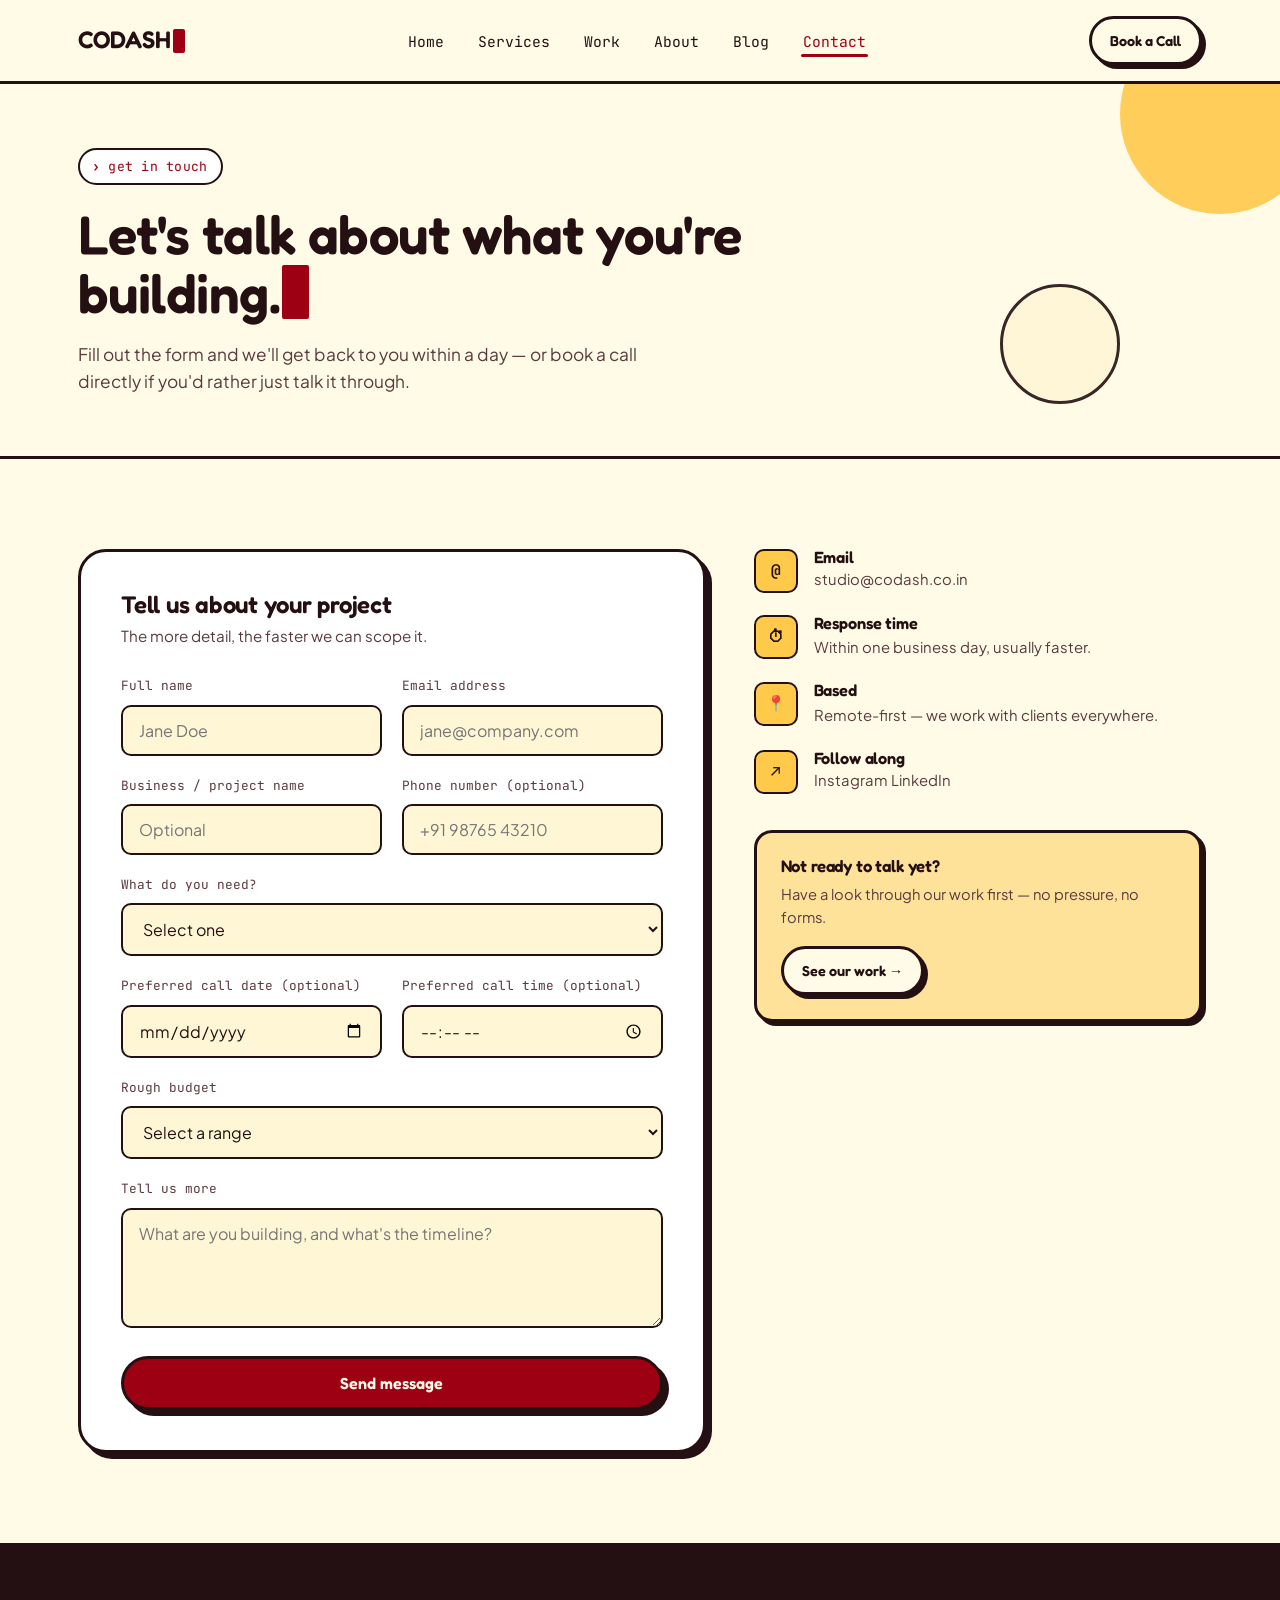
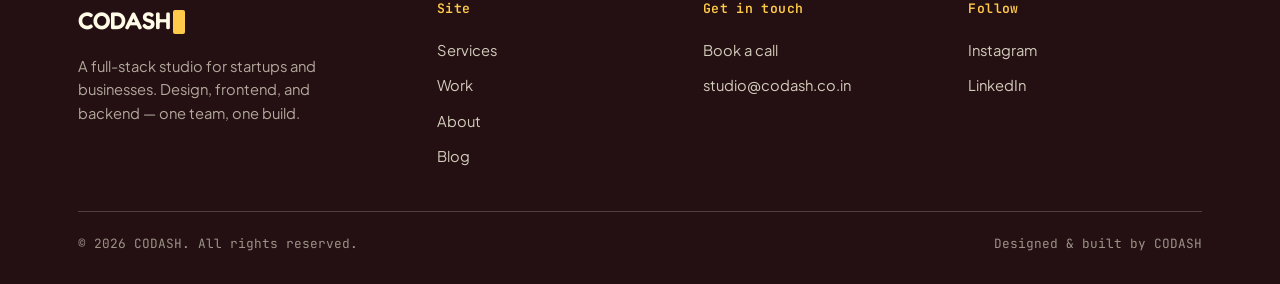
<file: contact.html>
<!DOCTYPE html>
<html lang="en">
<head>
<meta charset="UTF-8">
<meta name="viewport" content="width=device-width, initial-scale=1.0">
<title>Contact — CODASH</title>
<meta name="description" content="Book a call with CODASH — tell us what you're building and we'll tell you how we'd approach it.">
<link rel="preconnect" href="https://fonts.googleapis.com">
<link rel="preconnect" href="https://fonts.gstatic.com" crossorigin>
<link href="https://fonts.googleapis.com/css2?family=Fredoka:wght@500;600;700&family=Plus+Jakarta+Sans:wght@400;500;600;700&family=JetBrains+Mono:wght@400;500&display=swap" rel="stylesheet">
<link rel="stylesheet" href="style.css">
<link rel="stylesheet" href="contact.css">
</head>
<body>

<header class="site-header">
  <nav class="nav">
    <a href="/" class="logo">CODASH<span class="cursor"></span></a>
    <ul class="nav-links" id="nav-links">
      <li><a href="/">Home</a></li>
      <li><a href="/services">Services</a></li>
      <li><a href="/work">Work</a></li>
      <li><a href="/about">About</a></li>
      <li><a href="/blog">Blog</a></li>
      <li><a href="/contact" aria-current="page">Contact</a></li>
    </ul>
    <div class="nav-cta">
      <a href="/contact" class="btn btn--ghost btn--sm">Book a Call</a>
      <button class="nav-toggle" aria-label="Toggle menu" aria-expanded="false"><span></span></button>
    </div>
  </nav>
</header>

<main>

  <!-- PAGE HERO -->
  <section class="page-hero">
    <div class="blob-field" aria-hidden="true">
      <svg class="blob blob--gold" style="width:200px;height:200px;top:-70px;right:-40px;" viewBox="0 0 200 200"></svg>
      <svg class="blob blob--cream-outline" style="width:120px;height:120px;top:200px;right:160px;" viewBox="0 0 200 200"></svg>
    </div>
    <div class="wrap" style="position:relative; z-index:2;">
      <span class="eyebrow">get in touch</span>
      <h1>Let's talk about what you're building.<span class="cursor"></span></h1>
      <p>Fill out the form and we'll get back to you within a day — or book a call directly if you'd rather just talk it through.</p>
    </div>
  </section>

  <!-- FORM + INFO -->
  <section class="section reveal">
    <div class="wrap">
      <div class="contact-layout">

        <!-- FORM -->
        <div class="form-card">
          <h2 style="font-size:1.5rem; margin-bottom:6px;">Tell us about your project</h2>
          <p style="color:var(--ink-soft); font-size:0.95rem; margin-bottom:28px;">The more detail, the faster we can scope it.</p>

          <form id="booking-form" novalidate>
            <!-- honeypot: real users never see or fill this in -->
            <input type="text" name="website" style="display:none" tabindex="-1" autocomplete="off">

            <div class="form-grid-2">
              <div class="form-row">
                <label for="name">Full name</label>
                <input type="text" id="name" name="name" placeholder="Jane Doe" required>
              </div>
              <div class="form-row">
                <label for="email">Email address</label>
                <input type="email" id="email" name="email" placeholder="jane@company.com" required>
              </div>
            </div>

            <div class="form-grid-2">
              <div class="form-row">
                <label for="company">Business / project name</label>
                <input type="text" id="company" name="company" placeholder="Optional">
              </div>
              <div class="form-row">
                <label for="phone">Phone number <span style="font-weight:400;">(optional)</span></label>
                <input type="tel" id="phone" name="phone" placeholder="+91 98765 43210">
              </div>
            </div>

            <div class="form-row">
              <label for="project-type">What do you need?</label>
              <select id="project-type" name="project-type" required>
                <option value="" disabled selected>Select one</option>
                <option value="new-site">A new website</option>
                <option value="redesign">Redesign of an existing site</option>
                <option value="webapp">Web app / backend build</option>
                <option value="not-sure">Not sure yet</option>
              </select>
            </div>

            <div class="form-grid-2">
              <div class="form-row">
                <label for="preferred-date">Preferred call date <span style="font-weight:400;">(optional)</span></label>
                <input type="date" id="preferred-date" name="preferred_date">
              </div>
              <div class="form-row">
                <label for="preferred-time">Preferred call time <span style="font-weight:400;">(optional)</span></label>
                <input type="time" id="preferred-time" name="preferred_time">
              </div>
            </div>

            <div class="form-row">
              <label for="budget">Rough budget</label>
              <select id="budget" name="budget">
                <option value="" disabled selected>Select a range</option>
                <option value="under-3k">Under $3,000</option>
                <option value="3-8k">$3,000 – $8,000</option>
                <option value="8-15k">$8,000 – $15,000</option>
                <option value="15k-plus">$15,000+</option>
                <option value="not-sure">Not sure yet</option>
              </select>
            </div>

            <div class="form-row" style="margin-bottom:8px;">
              <label for="message">Tell us more</label>
              <textarea id="message" name="message" placeholder="What are you building, and what's the timeline?" required></textarea>
            </div>

            <button type="submit" class="btn btn--primary" style="margin-top:14px; width:100%; justify-content:center;">Send message</button>

            <div class="form-success" id="form-success">
              ✓ Thanks — your message is in. We'll reply within one business day.
            </div>
          </form>
        </div>

        <!-- CONTACT INFO -->
        <div>
          <div class="contact-info">
            <div class="contact-info-item">
              <span class="contact-info-icon">@</span>
              <div>
                <h4>Email</h4>
                <a href="mailto:studio@codash.co.in">studio@codash.co.in</a>
              </div>
            </div>
            <div class="contact-info-item">
              <span class="contact-info-icon">⏱</span>
              <div>
                <h4>Response time</h4>
                <p>Within one business day, usually faster.</p>
              </div>
            </div>
            <div class="contact-info-item">
              <span class="contact-info-icon">📍</span>
              <div>
                <h4>Based</h4>
                <p>Remote-first — we work with clients everywhere.</p>
              </div>
            </div>
            <div class="contact-info-item">
              <span class="contact-info-icon">↗</span>
              <div>
                <h4>Follow along</h4>
                <a href="#">Instagram</a>
                <a href="#">LinkedIn</a>
              </div>
            </div>
          </div>

          <div style="margin-top:36px; background:var(--gold-soft); border:var(--border); border-radius:var(--radius-md); padding:24px; box-shadow:var(--shadow-pop-sm);">
            <h4 style="font-family:var(--font-display); font-size:1.05rem; margin-bottom:8px;">Not ready to talk yet?</h4>
            <p style="color:var(--ink-soft); font-size:0.92rem;">Have a look through our work first — no pressure, no forms.</p>
            <a href="/work" class="btn btn--ghost btn--sm" style="margin-top:16px;">See our work →</a>
          </div>
        </div>

      </div>
    </div>
  </section>

</main>

<footer class="site-footer">
  <div class="wrap">
    <div class="footer-grid">
      <div>
        <a href="/" class="logo">CODASH<span class="cursor cursor--gold"></span></a>
        <p class="footer-desc">A full-stack studio for startups and businesses. Design, frontend, and backend — one team, one build.</p>
      </div>
      <div class="footer-col">
        <h4>Site</h4>
        <a href="/services">Services</a>
        <a href="/work">Work</a>
        <a href="/about">About</a>
        <a href="/blog">Blog</a>
      </div>
      <div class="footer-col">
        <h4>Get in touch</h4>
        <a href="/contact">Book a call</a>
        <a href="mailto:studio@codash.co.in">studio@codash.co.in</a>
      </div>
      <div class="footer-col">
        <h4>Follow</h4>
        <a href="https://www.instagram.com/codash.dvloppers/">Instagram</a>
        <a href="#">LinkedIn</a>
      </div>
    </div>
    <div class="footer-bottom">
      <span>© 2026 CODASH. All rights reserved.</span>
      <span>Designed & built by CODASH</span>
    </div>
  </div>
</footer>

<script src="main.js"></script>
<script>
// Live CODASH backend API
const CODASH_API_BASE = 'https://codash-backend-e1dv.onrender.com';

document.getElementById('booking-form').addEventListener('submit', function (e) {
  e.preventDefault();
  const form = e.target;
  const successMsg = document.getElementById('form-success');
  const submitBtn = form.querySelector('button[type="submit"]');
  const originalBtnText = submitBtn.textContent;

  const payload = Object.fromEntries(new FormData(form).entries());

  submitBtn.disabled = true;
  submitBtn.textContent = 'Sending...';

  fetch(`${CODASH_API_BASE}/api/booking`, {
    method: 'POST',
    headers: { 'Content-Type': 'application/json' },
    body: JSON.stringify(payload)
  })
    .then((response) => response.json().then((result) => ({ ok: response.ok, result })))
    .then(({ ok, result }) => {
      if (ok && result.success) {
        form.reset();
        successMsg.style.display = 'block';
        successMsg.scrollIntoView({ behavior: 'smooth', block: 'nearest' });
      } else {
        alert(result.errors?.[0] || 'Something went wrong — please try again or email us directly at studio@codash.co.in.');
      }
    })
    .catch(() => {
      alert('Something went wrong — please try again or email us directly at studio@codash.co.in.');
    })
    .finally(() => {
      submitBtn.disabled = false;
      submitBtn.textContent = originalBtnText;
    });
});
</script>
</body>
</html>
</file>
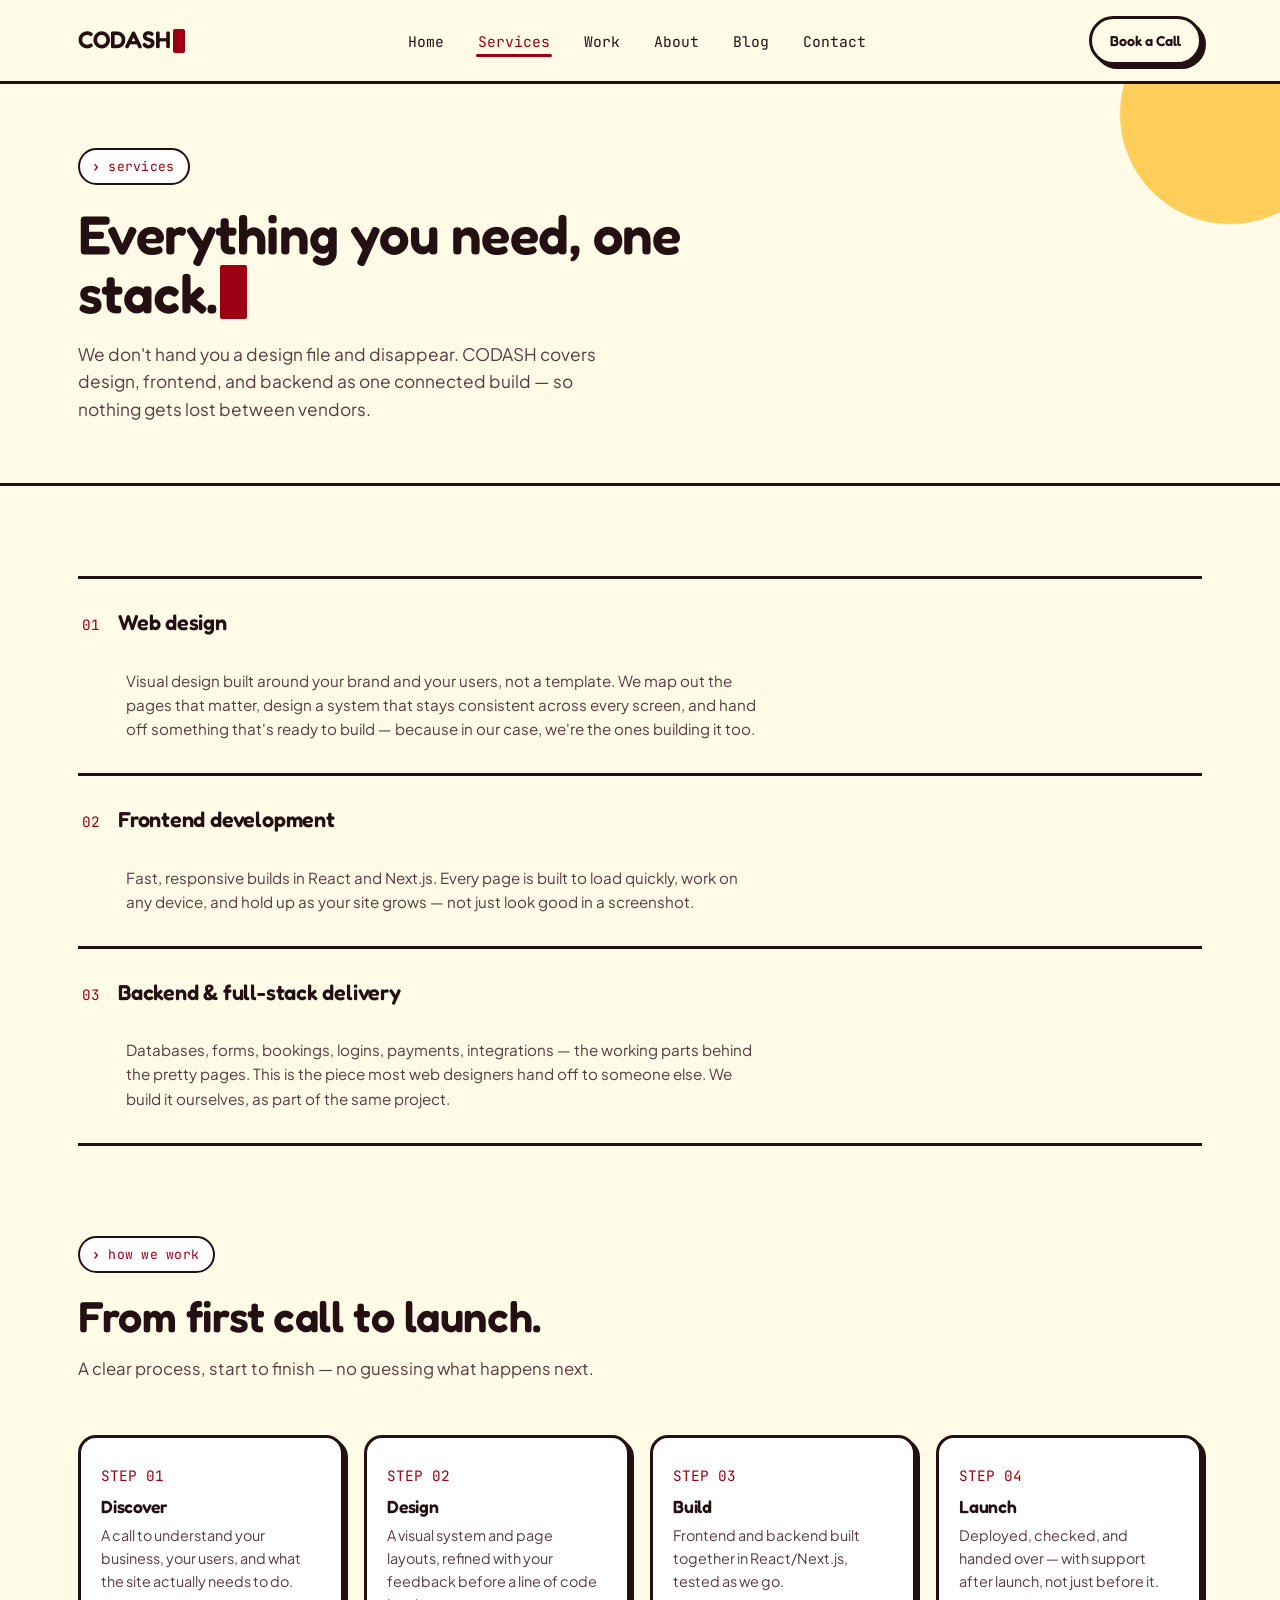
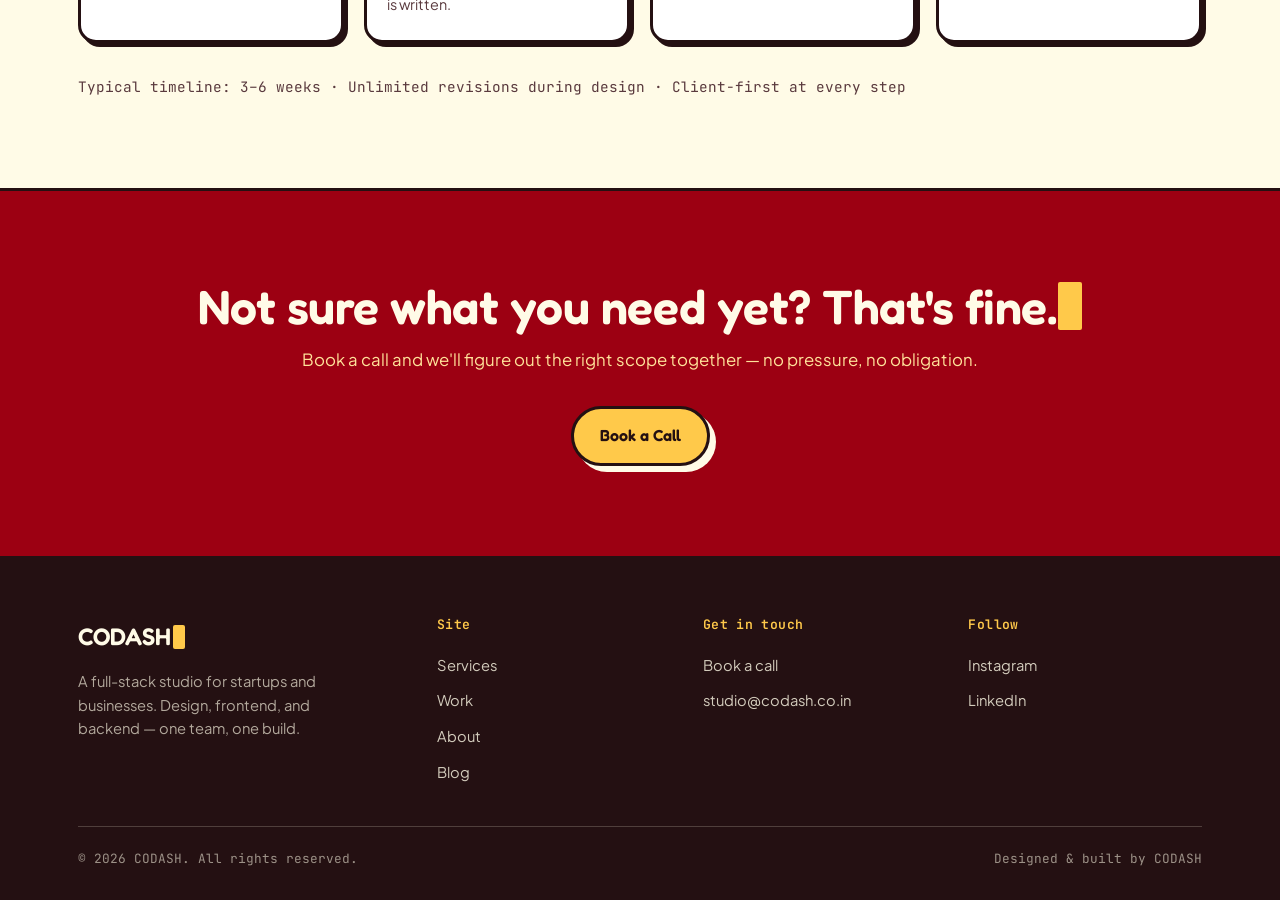
<file: services.html>
<!DOCTYPE html>
<html lang="en">

<head>
  <meta charset="UTF-8">
  <meta name="viewport" content="width=device-width, initial-scale=1.0">
  <title>Services — CODASH</title>
  <meta name="description" content="Web design, frontend development, and full-stack delivery from CODASH.">
  <link rel="preconnect" href="https://fonts.googleapis.com">
  <link rel="preconnect" href="https://fonts.gstatic.com" crossorigin>
  <link
    href="https://fonts.googleapis.com/css2?family=Fredoka:wght@500;600;700&family=Plus+Jakarta+Sans:wght@400;500;600;700&family=JetBrains+Mono:wght@400;500&display=swap"
    rel="stylesheet">
  <link rel="stylesheet" href="style.css">
</head>

<body>

  <header class="site-header">
    <nav class="nav">
      <a href="/" class="logo">CODASH<span class="cursor"></span></a>
      <ul class="nav-links" id="nav-links">
        <li><a href="/">Home</a></li>
        <li><a href="/services" aria-current="page">Services</a></li>
        <li><a href="/work">Work</a></li>
        <li><a href="/about">About</a></li>
        <li><a href="/blog">Blog</a></li>
        <li><a href="/contact">Contact</a></li>
      </ul>
      <div class="nav-cta">
        <a href="/contact" class="btn btn--ghost btn--sm">Book a Call</a>
        <button class="nav-toggle" aria-label="Toggle menu" aria-expanded="false"><span></span></button>
      </div>
    </nav>
  </header>

  <main>

    <!-- PAGE HERO -->
    <section class="page-hero">
      <div class="blob-field" aria-hidden="true">
        <svg class="blob blob--gold" style="width:220px;height:220px;top:-80px;right:-60px;"
          viewBox="0 0 200 200"></svg>
      </div>
      <div class="wrap" style="position:relative; z-index:2;">
        <span class="eyebrow">services</span>
        <h1>Everything you need, one stack.<span class="cursor"></span></h1>
        <p>We don't hand you a design file and disappear. CODASH covers design, frontend, and backend as one connected
          build — so nothing gets lost between vendors.</p>
      </div>
    </section>

    <!-- SERVICE LIST -->
    <section class="section reveal">
      <div class="wrap">
        <div class="svc-list">
          <div class="svc-row" style="align-items:flex-start; flex-direction:column; padding:32px 4px;">
            <div class="svc-row-left" style="margin-bottom:6px;">
              <span class="svc-num">01</span>
              <h3>Web design</h3>
            </div>
            <p style="max-width:640px; margin-left:44px;">Visual design built around your brand and your users, not a
              template. We map out the pages that matter, design a system that stays consistent across every screen, and
              hand off something that's ready to build — because in our case, we're the ones building it too.</p>
          </div>
          <div class="svc-row" style="align-items:flex-start; flex-direction:column; padding:32px 4px;">
            <div class="svc-row-left" style="margin-bottom:6px;">
              <span class="svc-num">02</span>
              <h3>Frontend development</h3>
            </div>
            <p style="max-width:640px; margin-left:44px;">Fast, responsive builds in React and Next.js. Every page is
              built to load quickly, work on any device, and hold up as your site grows — not just look good in a
              screenshot.</p>
          </div>
          <div class="svc-row" style="align-items:flex-start; flex-direction:column; padding:32px 4px;">
            <div class="svc-row-left" style="margin-bottom:6px;">
              <span class="svc-num">03</span>
              <h3>Backend & full-stack delivery</h3>
            </div>
            <p style="max-width:640px; margin-left:44px;">Databases, forms, bookings, logins, payments, integrations —
              the working parts behind the pretty pages. This is the piece most web designers hand off to someone else.
              We build it ourselves, as part of the same project.</p>
          </div>
        </div>
      </div>
    </section>

    <!-- PROCESS -->
    <section class="section reveal" style="padding-top:0;">
      <div class="wrap">
        <div class="section-head">
          <span class="eyebrow">how we work</span>
          <h2>From first call to launch.</h2>
          <p>A clear process, start to finish — no guessing what happens next.</p>
        </div>
        <div class="process-steps">
          <div class="process-step">
            <span class="svc-num">STEP 01</span>
            <h3>Discover</h3>
            <p>A call to understand your business, your users, and what the site actually needs to do.</p>
          </div>
          <div class="process-step">
            <span class="svc-num">STEP 02</span>
            <h3>Design</h3>
            <p>A visual system and page layouts, refined with your feedback before a line of code is written.</p>
          </div>
          <div class="process-step">
            <span class="svc-num">STEP 03</span>
            <h3>Build</h3>
            <p>Frontend and backend built together in React/Next.js, tested as we go.</p>
          </div>
          <div class="process-step">
            <span class="svc-num">STEP 04</span>
            <h3>Launch</h3>
            <p>Deployed, checked, and handed over — with support after launch, not just before it.</p>
          </div>
        </div>
        <p style="margin-top:32px; color:var(--ink-soft); font-family:var(--font-mono); font-size:0.9rem;">Typical
          timeline: 3–6 weeks · Unlimited revisions during design · Client-first at every step</p>
      </div>
    </section>

    <!-- CTA BAND -->
    <section class="section section--band cta-band reveal">
      <div class="wrap">
        <h2>Not sure what you need yet? That's fine.<span class="cursor cursor--gold"></span></h2>
        <p>Book a call and we'll figure out the right scope together — no pressure, no obligation.</p>
        <div class="hero-actions">
          <a href="/contact" class="btn btn--primary"
            style="background:var(--gold); color:var(--ink); box-shadow:6px 6px 0 var(--cream);">Book a Call</a>
        </div>
      </div>
    </section>

  </main>

  <footer class="site-footer">
    <div class="wrap">
      <div class="footer-grid">
        <div>
          <a href="/" class="logo">CODASH<span class="cursor cursor--gold"></span></a>
          <p class="footer-desc">A full-stack studio for startups and businesses. Design, frontend, and backend — one
            team, one build.</p>
        </div>
        <div class="footer-col">
          <h4>Site</h4>
          <a href="/services">Services</a>
          <a href="/work">Work</a>
          <a href="/about">About</a>
          <a href="/blog">Blog</a>
        </div>
        <div class="footer-col">
          <h4>Get in touch</h4>
          <a href="/contact">Book a call</a>
          <a href="mailto:studio@codash.co.in">studio@codash.co.in</a>
        </div>
        <div class="footer-col">
          <h4>Follow</h4>
          <a href="https://www.instagram.com/codash.dvloppers/">Instagram</a>
          <a href="#">LinkedIn</a>
        </div>
      </div>
      <div class="footer-bottom">
        <span>© 2026 CODASH. All rights reserved.</span>
        <span>Designed & built by CODASH</span>
      </div>
    </div>
  </footer>

  <script src="main.js"></script>
</body>

</html>
</file>
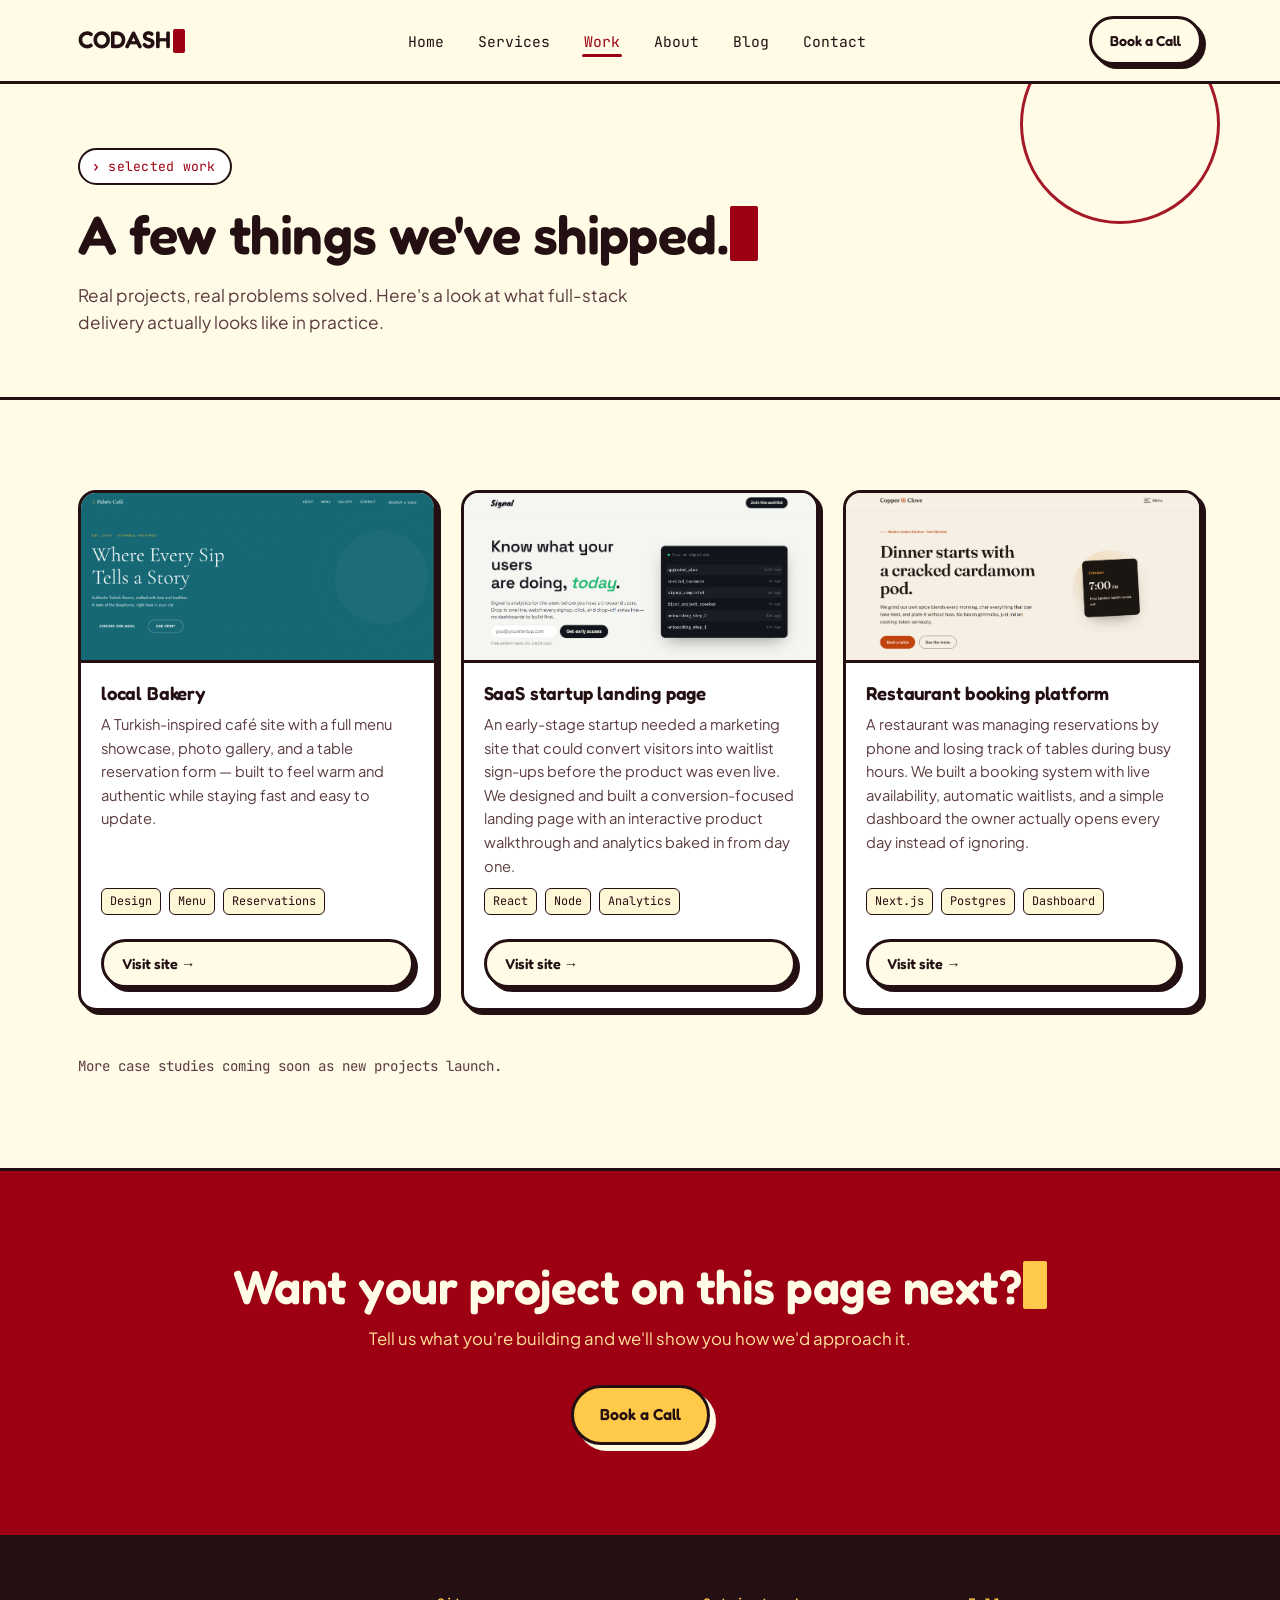
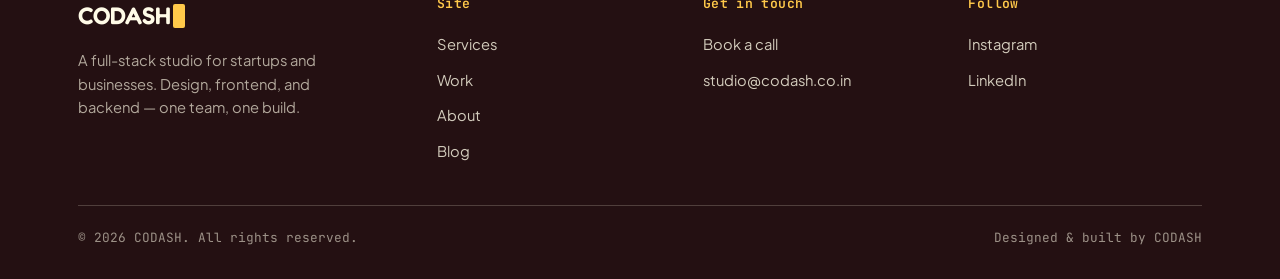
<file: work.html>
<!DOCTYPE html>
<html lang="en">

<head>
  <meta charset="UTF-8">
  <meta name="viewport" content="width=device-width, initial-scale=1.0">
  <title>Work — CODASH</title>
  <meta name="description"
    content="Selected projects from CODASH — full-stack websites for startups and small businesses.">
  <link rel="preconnect" href="https://fonts.googleapis.com">
  <link rel="preconnect" href="https://fonts.gstatic.com" crossorigin>
  <link
    href="https://fonts.googleapis.com/css2?family=Fredoka:wght@500;600;700&family=Plus+Jakarta+Sans:wght@400;500;600;700&family=JetBrains+Mono:wght@400;500&display=swap"
    rel="stylesheet">
  <link rel="stylesheet" href="style.css">
</head>

<body>

  <header class="site-header">
    <nav class="nav">
      <a href="/" class="logo">CODASH<span class="cursor"></span></a>
      <ul class="nav-links" id="nav-links">
        <li><a href="/">Home</a></li>
        <li><a href="/services">Services</a></li>
        <li><a href="/work" aria-current="page">Work</a></li>
        <li><a href="/about">About</a></li>
        <li><a href="/blog">Blog</a></li>
        <li><a href="/contact">Contact</a></li>
      </ul>
      <div class="nav-cta">
        <a href="/contact" class="btn btn--ghost btn--sm">Book a Call</a>
        <button class="nav-toggle" aria-label="Toggle menu" aria-expanded="false"><span></span></button>
      </div>
    </nav>
  </header>

  <main>

    <!-- PAGE HERO -->
    <section class="page-hero">
      <div class="blob-field" aria-hidden="true">
        <svg class="blob blob--maroon-outline" style="width:200px;height:200px;top:-60px;right:60px;"
          viewBox="0 0 200 200"></svg>
      </div>
      <div class="wrap" style="position:relative; z-index:2;">
        <span class="eyebrow">selected work</span>
        <h1>A few things we've shipped.<span class="cursor"></span></h1>
        <p>Real projects, real problems solved. Here's a look at what full-stack delivery actually looks like in
          practice.</p>
      </div>
    </section>

    <!-- PROJECT GRID -->
    <section class="section reveal">
      <div class="wrap">
        <div class="proj-grid">

          <div class="proj-card">
            <div class="proj-thumb proj-thumb--img">
              <img src="local-bakery-hero.png" alt="Local Bakery website preview">
            </div>
            <div class="proj-body">
              <h3>local Bakery</h3>
              <p style="color:var(--ink-soft); font-size:0.92rem;">A Turkish-inspired café site with a full menu
                showcase, photo gallery, and a table reservation form — built to feel warm and authentic while staying
                fast and easy to update.</p>
              <div class="proj-tags"><span class="tag">Design</span><span class="tag">Menu</span><span
                  class="tag">Reservations</span></div>
              <a href="https://palm-s-caf.vercel.app/" target="_blank" rel="noopener" class="btn btn--ghost btn--sm"
                style="margin-top:14px;">Visit site →</a>
            </div>
          </div>

          <div class="proj-card">
            <div class="proj-thumb proj-thumb--img">
              <img src="signal-saas-hero.png" alt="Signal SaaS landing page preview">
            </div>
            <div class="proj-body">
              <h3>SaaS startup landing page</h3>
              <p style="color:var(--ink-soft); font-size:0.92rem;">An early-stage startup needed a marketing site that
                could convert visitors into waitlist sign-ups before the product was even live. We designed and built a
                conversion-focused landing page with an interactive product walkthrough and analytics baked in from day
                one.</p>
              <div class="proj-tags"><span class="tag">React</span><span class="tag">Node</span><span
                  class="tag">Analytics</span></div>
              <a href="https://saas-product-kappa.vercel.app/" target="_blank" rel="noopener" class="btn btn--ghost btn--sm"
                style="margin-top:14px;">Visit site →</a>
            </div>
          </div>

          <div class="proj-card">
            <div class="proj-thumb proj-thumb--img">
              <img src="copper-clove-hero.png" alt="Copper & Clove reservations site preview">
            </div>
            <div class="proj-body">
              <h3>Restaurant booking platform</h3>
              <p style="color:var(--ink-soft); font-size:0.92rem;">A restaurant was managing reservations by phone and
                losing track of tables during busy hours. We built a booking system with live availability, automatic
                waitlists, and a simple dashboard the owner actually opens every day instead of ignoring.</p>
              <div class="proj-tags"><span class="tag">Next.js</span><span class="tag">Postgres</span><span
                  class="tag">Dashboard</span></div>
              <a href="https://clove-fawn-ten.vercel.app/" target="_blank" rel="noopener" class="btn btn--ghost btn--sm"
                style="margin-top:14px;">Visit site →</a>
            </div>
          </div>

        </div>

        <p style="margin-top:44px; color:var(--ink-soft); font-family:var(--font-mono); font-size:0.88rem;">More case
          studies coming soon as new projects launch.</p>
      </div>
    </section>

    <!-- CTA BAND -->
    <section class="section section--band cta-band reveal">
      <div class="wrap">
        <h2>Want your project on this page next?<span class="cursor cursor--gold"></span></h2>
        <p>Tell us what you're building and we'll show you how we'd approach it.</p>
        <div class="hero-actions">
          <a href="/contact" class="btn btn--primary"
            style="background:var(--gold); color:var(--ink); box-shadow:6px 6px 0 var(--cream);">Book a Call</a>
        </div>
      </div>
    </section>

  </main>

  <footer class="site-footer">
    <div class="wrap">
      <div class="footer-grid">
        <div>
          <a href="/" class="logo">CODASH<span class="cursor cursor--gold"></span></a>
          <p class="footer-desc">A full-stack studio for startups and businesses. Design, frontend, and backend — one
            team, one build.</p>
        </div>
        <div class="footer-col">
          <h4>Site</h4>
          <a href="/services">Services</a>
          <a href="/work">Work</a>
          <a href="/about">About</a>
          <a href="/blog">Blog</a>
        </div>
        <div class="footer-col">
          <h4>Get in touch</h4>
          <a href="/contact">Book a call</a>
          <a href="mailto:studio@codash.co.in">studio@codash.co.in</a>
        </div>
        <div class="footer-col">
          <h4>Follow</h4>
          <a href="https://www.instagram.com/codash.dvloppers/">Instagram</a>
          <a href="#">LinkedIn</a>
        </div>
      </div>
      <div class="footer-bottom">
        <span>© 2026 CODASH. All rights reserved.</span>
        <span>Designed & built by CODASH</span>
      </div>
    </div>
  </footer>

  <script src="main.js"></script>
</body>

</html>
</file>
<file: style.css>
/* ==========================================================================
   CODASH — Design Tokens
   Display:   Fredoka        (chunky, rounded, playful — headlines, logotype)
   Body:      Plus Jakarta Sans (friendly, professional — running copy)
   Utility:   JetBrains Mono (terminal-flavored eyebrows/labels — nods to "code")
   ========================================================================== */

:root{
  /* --- color --- */
  --cream:        #FFFBE7;
  --cream-dim:     #FFF6D6;
  --maroon:        #9C0012;
  --maroon-deep:   #6E000C;
  --gold:          #FFC94A;
  --gold-soft:     #FFE29A;
  --ink:           #241012;
  --ink-soft:      #5A3A3E;
  --white:         #FFFFFF;

  /* --- type --- */
  --font-display: "Fredoka", ui-rounded, "Segoe UI", sans-serif;
  --font-body:    "Plus Jakarta Sans", ui-sans-serif, system-ui, sans-serif;
  --font-mono:    "JetBrains Mono", ui-monospace, monospace;

  /* --- shape / motion --- */
  --radius-lg: 28px;
  --radius-md: 18px;
  --radius-sm: 10px;
  --border: 3px solid var(--ink);
  --shadow-pop: 6px 6px 0 var(--ink);
  --shadow-pop-sm: 4px 4px 0 var(--ink);
  --ease: cubic-bezier(.22,1,.36,1);
}

@media (prefers-reduced-motion: reduce){
  *{ animation-duration: 0.001ms !important; animation-iteration-count: 1 !important; transition-duration: 0.001ms !important; scroll-behavior: auto !important; }
}

*, *::before, *::after{ box-sizing: border-box; }
html{ scroll-behavior: smooth; }
body{
  margin: 0;
  background: var(--cream);
  color: var(--ink);
  font-family: var(--font-body);
  font-size: 16px;
  line-height: 1.6;
  -webkit-font-smoothing: antialiased;
  overflow-x: hidden;
}
img{ max-width:100%; display:block; }
a{ color:inherit; text-decoration:none; }
ul{ margin:0; padding:0; list-style:none; }
h1,h2,h3,h4{ font-family: var(--font-display); font-weight:600; line-height:1.08; margin:0; letter-spacing:-0.01em; }
p{ margin:0; }
button{ font-family:inherit; cursor:pointer; }

:focus-visible{
  outline: 3px solid var(--maroon);
  outline-offset: 3px;
  border-radius: 4px;
}

.wrap{
  max-width: 1180px;
  margin: 0 auto;
  padding: 0 28px;
}

.eyebrow{
  display:inline-flex;
  align-items:center;
  gap:8px;
  font-family: var(--font-mono);
  font-size: 0.82rem;
  letter-spacing: 0.02em;
  color: var(--maroon);
  background: var(--white);
  border: 2px solid var(--ink);
  border-radius: 999px;
  padding: 6px 14px 6px 12px;
  margin-bottom: 20px;
}
.eyebrow::before{ content:"›"; font-weight:700; }

/* ---- background blobs (signature ambient motif) ---- */
.blob-field{ position:absolute; inset:0; overflow:hidden; pointer-events:none; z-index:0; }
.blob{
  position:absolute;
  border-radius: 50%;
  filter: blur(0px);
  opacity: 0.9;
}
.blob--gold{ background: var(--gold); }
.blob--maroon-outline{ border: 3px solid var(--maroon); background: transparent; }
.blob--cream-outline{ border: 3px solid var(--ink); background: var(--cream-dim); }

/* ---- buttons ---- */
.btn{
  display:inline-flex;
  align-items:center;
  gap:10px;
  font-family: var(--font-display);
  font-weight:600;
  font-size: 1rem;
  padding: 14px 26px;
  border-radius: 999px;
  border: var(--border);
  transition: transform .18s var(--ease), box-shadow .18s var(--ease), background .18s var(--ease);
  white-space: nowrap;
}
.btn:hover{ transform: translate(-2px,-2px); }
.btn:active{ transform: translate(0,0); box-shadow: none !important; }

.btn--primary{
  background: var(--maroon);
  color: var(--cream);
  box-shadow: var(--shadow-pop);
}
.btn--primary:visited{ color: var(--cream); }
.btn--primary:hover{ background: var(--maroon-deep); box-shadow: 8px 8px 0 var(--ink); }

.btn--ghost{
  background: var(--cream);
  color: var(--ink);
  box-shadow: var(--shadow-pop-sm);
}
.btn--ghost:visited{ color: var(--ink); }
.btn--ghost:hover{ background: var(--white); box-shadow: 6px 6px 0 var(--ink); }

.btn--sm{ padding: 10px 18px; font-size: 0.9rem; }

/* blinking terminal cursor — recurring brand mark */
.cursor{
  display:inline-block;
  width: 0.5em;
  height: 1em;
  background: var(--maroon);
  margin-left: 2px;
  vertical-align: -0.12em;
  animation: blink 1.1s steps(1) infinite;
  border-radius: 2px;
}
.cursor--gold{ background: var(--gold); }
.cursor--cream{ background: var(--cream); }
@keyframes blink{ 0%,49%{ opacity:1; } 50%,100%{ opacity:0; } }

/* ==========================================================================
   Header / Nav
   ========================================================================== */
.site-header{
  position: sticky;
  top: 0;
  z-index: 100;
  background: rgba(255,251,231,0.86);
  backdrop-filter: blur(10px);
  border-bottom: 3px solid var(--ink);
}
.nav{
  display:flex;
  align-items:center;
  justify-content:space-between;
  padding: 16px 28px;
  max-width: 1180px;
  margin:0 auto;
}
.logo{
  font-family: var(--font-display);
  font-size: 1.5rem;
  font-weight: 600;
  color: var(--ink);
  display:flex;
  align-items:center;
}
.logo:visited{ color: var(--ink); }
.logo span{ color: var(--maroon); }

.nav-links{
  display:flex;
  align-items:center;
  gap: 30px;
}
.nav-links a{
  font-family: var(--font-mono);
  font-size: 0.92rem;
  position:relative;
  padding: 4px 2px;
}
.nav-links a::after{
  content:"";
  position:absolute;
  left:0; bottom:-2px;
  width:0; height:3px;
  background: var(--maroon);
  transition: width .22s var(--ease);
  border-radius: 2px;
}
.nav-links a:hover::after, .nav-links a[aria-current="page"]::after{ width:100%; }
.nav-links a[aria-current="page"]{ color: var(--maroon); }

.nav-cta{ display:flex; align-items:center; gap:18px; }

.nav-toggle{
  display:none;
  background:none;
  border: 2px solid var(--ink);
  border-radius: 8px;
  width: 42px; height: 38px;
  align-items:center;
  justify-content:center;
}
.nav-toggle span, .nav-toggle span::before, .nav-toggle span::after{
  content:"";
  display:block;
  width: 20px; height: 2px;
  background: var(--ink);
  position:relative;
  transition: transform .2s;
}
.nav-toggle span::before{ position:absolute; top:-6px; }
.nav-toggle span::after{ position:absolute; top:6px; }

@media (max-width: 860px){
  .nav-links{
    position:fixed;
    top: 68px; left:0; right:0; bottom:0;
    background: var(--cream);
    display:flex;
    flex-direction:column;
    align-items:center;
    justify-content:center;
    gap: 10px;
    padding: 40px 28px;
    overflow-y:auto;
    z-index: 90;
    opacity: 0;
    visibility: hidden;
    transform: translateY(14px);
    transition: opacity .3s var(--ease), transform .3s var(--ease), visibility 0s linear .3s;
  }
      .nav-links::before {
        content: "‹ menu ›";
        font-family: var(--font-mono);
        font-size: 18px;
        letter-spacing: 0.08em;
        color: var(--maroon);
        margin-bottom: 12px;
    }
  .nav-links.open{
    opacity: 1;
    visibility: visible;
    transform: translateY(0);
    transition: opacity .3s var(--ease), transform .3s var(--ease), visibility 0s linear 0s;
  }

  .nav-links li{ width:100%; max-width:360px; }

  /* kill the desktop hover-underline entirely on mobile — it's what was
     drifting down and slicing through the next row's text */
  .nav-links a::after{ display:none; content:none; }

  .nav-links a{
    display:flex;
    align-items:center;
    justify-content:center;
    width:100%;
    padding: 18px 20px;
    font-family: var(--font-display);
    font-size: 1.5rem;
    font-weight: 600;
    line-height: 1.2;
    border-radius: var(--radius-md);
    border: 2.5px solid transparent;
    transition: background .16s var(--ease), border-color .16s var(--ease), transform .16s var(--ease);
  }
  .nav-links a:hover{ background: rgba(255,201,74,0.3); transform: translateY(-2px); }
  .nav-links a[aria-current="page"]{
    color: var(--maroon);
    background: var(--gold);
    border-color: var(--ink);
    box-shadow: var(--shadow-pop-sm);
  }

  .nav-cta{ position:relative; z-index:95; }
  .nav-cta .btn--ghost{ display:none; }
  .nav-toggle{ display:flex; position:relative; z-index:95; }

  /* hamburger morphs into an X while the overlay is open */
  .nav-toggle[aria-expanded="true"] span{ background: transparent; }
  .nav-toggle[aria-expanded="true"] span::before{ top:0; transform: rotate(45deg); }
  .nav-toggle[aria-expanded="true"] span::after{ top:0; transform: rotate(-45deg); }

  body:has(.nav-links.open){ overflow:hidden; }

  /* backdrop-filter on .site-header makes it the containing block for any
     position:fixed descendant (here, .nav-links) — so the "full-screen"
     overlay was actually positioning against the ~68px header box, not the
     viewport. Suspend the blur while the menu is open so fixed positioning
     works as intended. */
  body:has(.nav-links.open) .site-header{ backdrop-filter: none; }
}

/* ==========================================================================
   Hero
   ========================================================================== */
.hero{
  position: relative;
  padding: 90px 0 100px;
  overflow:hidden;
}
.hero .wrap{ position:relative; z-index:2; }
.hero-content{ max-width: 780px; }
.hero h1{
  font-size: clamp(2.6rem, 6vw, 4.6rem);
  color: var(--ink);
}
.hero h1 em{
  font-style:normal;
  color: var(--maroon);
  position: relative;
}
.hero-sub{
  margin-top: 22px;
  font-size: 1.15rem;
  color: var(--ink-soft);
  max-width: 560px;
}
.hero-actions{
  margin-top: 36px;
  display:flex;
  gap: 16px;
  flex-wrap: wrap;
}
.hero-stats{
  margin-top: 64px;
  display:flex;
  gap: 40px;
  flex-wrap: wrap;
}
.hero-stat b{
  display:block;
  font-family: var(--font-display);
  font-size: 1.9rem;
  color: var(--maroon);
}
.hero-stat span{
  font-family: var(--font-mono);
  font-size: 0.82rem;
  color: var(--ink-soft);
}

/* ---- Hero layout + visual card ---- */
.hero-grid{
  display:grid;
  grid-template-columns: 1fr 1fr;
  gap: 48px;
  align-items:center;
}
.hero-visual{
  position: relative;
  border: var(--border);
  border-radius: var(--radius-lg);
  box-shadow: var(--shadow-pop);
  overflow: hidden;
  background: var(--white);
  transition: transform .2s var(--ease), box-shadow .2s var(--ease);
}
.hero-visual:hover{ transform: translate(-4px,-4px); box-shadow: 10px 10px 0 var(--ink); }
.hero-visual img{
  width: 100%;
  aspect-ratio: 1903 / 900; /* matches the actual screenshot — no more over-zoomed crop */
  object-fit: cover;
  object-position: top;
  display:block;
}
.hero-visual::after{
  /* scrim so the tag stays legible over any part of the screenshot */
  content:"";
  position:absolute;
  left:0; right:0; bottom:0;
  height: 60%;
  background: linear-gradient(to top, rgba(0,0,0,0.42), rgba(0,0,0,0));
  pointer-events:none;
}
.hero-visual-tag{
  position: absolute;
  left: 18px;
  bottom: 18px;
  z-index: 2;
  font-family: var(--font-mono);
  font-size: 0.8rem;
  color: var(--ink);
  background: var(--cream);
  border: 2.5px solid var(--ink);
  border-radius: 999px;
  padding: 8px 16px;
  box-shadow: var(--shadow-pop-sm);
}

@media (max-width: 980px){
  .hero-grid{ grid-template-columns: 1fr; gap: 40px; }
}
@media (max-width: 480px){
  .hero-visual-tag{ font-size: 0.72rem; padding: 7px 13px; left:14px; bottom:14px; }
}

/* ==========================================================================
   Sections (generic)
   ========================================================================== */
.section{ padding: 90px 0; position:relative; }
.section--tight{ padding: 60px 0; }
.section-head{ max-width: 640px; margin-bottom: 52px; }
.section-head h2{ font-size: clamp(1.9rem, 3.6vw, 2.7rem); }
.section-head p{ margin-top: 16px; color: var(--ink-soft); font-size: 1.05rem; }
.section--band{ background: var(--maroon); color: var(--cream); border-top: var(--border); border-bottom: var(--border); }
.section--band .eyebrow{ background: var(--cream); }

/* ---- Why Us pillars ---- */
.pillars{
  display:grid;
  grid-template-columns: repeat(4, 1fr);
  gap: 20px;
}
.pillar{
  background: var(--white);
  border: var(--border);
  border-radius: var(--radius-md);
  padding: 26px 22px;
  box-shadow: var(--shadow-pop-sm);
  transition: transform .2s var(--ease), box-shadow .2s var(--ease);
}
.pillar:hover{ transform: translateY(-6px); box-shadow: 8px 10px 0 var(--ink); }
.pillar--lead{
  background: var(--gold);
  grid-column: span 2;
  grid-row: span 1;
}
.pillar-mark{ font-family: var(--font-mono); font-size: 0.8rem; color: var(--maroon); margin-bottom: 14px; display:block; }
.pillar h3{ font-size: 1.25rem; margin-bottom: 10px; }
.pillar p{ color: var(--ink-soft); font-size: 0.96rem; }

@media (max-width: 900px){
  .pillars{ grid-template-columns: 1fr 1fr; }
  .pillar--lead{ grid-column: span 2; }
}
@media (max-width: 600px){
  .pillars{ grid-template-columns: 1fr; }
  .pillar--lead{ grid-column: span 1; }
}

/* ---- Portfolio cards ---- */
.proj-grid{
  display:grid;
  grid-template-columns: repeat(3, 1fr);
  gap: 24px;
}
.proj-card{
  background: var(--white);
  border: var(--border);
  border-radius: var(--radius-md);
  overflow:hidden;
  box-shadow: var(--shadow-pop-sm);
  transition: transform .2s var(--ease), box-shadow .2s var(--ease);
  display:flex; flex-direction:column;
}
.proj-card:hover{ transform: translateY(-6px); box-shadow: 8px 10px 0 var(--ink); }
.proj-thumb{
  height: 170px;
  border-bottom: var(--border);
  position:relative;
  display:flex; align-items:center; justify-content:center;
  font-family: var(--font-display);
  font-size: 1.6rem;
  color: var(--ink);
  overflow:hidden;
}
.proj-thumb--img img{
  width:100%;
  height:100%;
  object-fit: cover;
  object-position: top;
}
.proj-body{ padding: 20px; flex:1; display:flex; flex-direction:column; gap:10px; }
.proj-tags{ display:flex; gap:8px; flex-wrap:wrap; margin-top:auto; }
.tag{
  font-family: var(--font-mono);
  font-size: 0.74rem;
  background: var(--cream-dim);
  border: 1.5px solid var(--ink);
  border-radius: 6px;
  padding: 3px 8px;
}
@media (max-width: 900px){ .proj-grid{ grid-template-columns: 1fr 1fr; } }
@media (max-width: 620px){ .proj-grid{ grid-template-columns: 1fr; } }

/* ---- Services list preview / full ---- */
.svc-list{ display:flex; flex-direction:column; gap: 0; border-top: var(--border); }
.svc-row{
  display:flex;
  align-items:center;
  justify-content:space-between;
  gap: 20px;
  padding: 28px 4px;
  border-bottom: var(--border);
  transition: background .18s;
}
.svc-row:hover{ background: rgba(255,201,74,0.28); }
.svc-row-left{ display:flex; align-items:baseline; gap:18px; }
.svc-num{ font-family: var(--font-mono); color: var(--maroon); font-size: 0.9rem; }
.svc-row h3{ font-size: 1.35rem; }
.svc-row p{ color: var(--ink-soft); margin-top:6px; max-width: 460px; font-size: 0.95rem; }

/* ---- CTA band ---- */
.cta-band{ text-align:center; }
.cta-band h2{ font-size: clamp(2rem, 4vw, 3rem); color: var(--cream); }
.cta-band p{ margin-top:14px; color: var(--gold-soft); font-size:1.05rem; }
.cta-band .hero-actions{ justify-content:center; margin-top:32px; }
.cta-band .btn--ghost{ background: var(--cream); }

/* ==========================================================================
   Footer
   ========================================================================== */
.site-footer{
  border-top: var(--border);
  padding: 56px 0 30px;
  background: var(--ink);
  color: var(--cream);
}
.footer-grid{
  display:grid;
  grid-template-columns: 1.4fr 1fr 1fr 1fr;
  gap: 32px;
  padding-bottom: 36px;
}
.footer-grid .logo{ color: var(--cream); }
.footer-grid .logo span{ color: var(--gold); }
.footer-desc{ margin-top:14px; color: rgba(255,251,231,0.65); font-size:0.92rem; max-width: 260px; }
.footer-col h4{ font-family: var(--font-mono); font-size: 0.82rem; color: var(--gold); margin-bottom: 16px; letter-spacing:0.03em; }
.footer-col a, .footer-col p{ display:block; color: rgba(255,251,231,0.8); font-size:0.92rem; padding: 6px 0; }
.footer-col a:visited{ color: rgba(255,251,231,0.8); }
.footer-col a:hover{ color: var(--gold); }
.footer-bottom{
  border-top: 1px solid rgba(255,251,231,0.2);
  padding-top: 22px;
  display:flex;
  justify-content:space-between;
  flex-wrap:wrap;
  gap:10px;
  font-family: var(--font-mono);
  font-size: 0.8rem;
  color: rgba(255,251,231,0.55);
}
@media (max-width: 760px){
  .footer-grid{ grid-template-columns: 1fr 1fr; }
}

/* ==========================================================================
   Page header (inner pages)
   ========================================================================== */
.page-hero{
  padding: 64px 0 60px;
  border-bottom: var(--border);
  position:relative;
  overflow:hidden;
}
.page-hero h1{ font-size: clamp(2.2rem, 5vw, 3.4rem); max-width: 720px; }
.page-hero p{ margin-top:18px; color: var(--ink-soft); font-size:1.08rem; max-width: 560px; }

/* ---- reveal-on-scroll ---- */
.reveal{ opacity:0; transform: translateY(24px); transition: opacity .6s var(--ease), transform .6s var(--ease); }
.reveal.is-visible{ opacity:1; transform: translateY(0); }

/* ---- generic content bits reused across inner pages ---- */
.process-steps{ display:grid; grid-template-columns: repeat(4,1fr); gap:20px; }
.process-step{ background:var(--white); border:var(--border); border-radius:var(--radius-md); padding:24px 20px; box-shadow: var(--shadow-pop-sm); transition: transform .2s var(--ease), box-shadow .2s var(--ease); }
.process-step:hover{ transform: translateY(-6px); box-shadow: 8px 10px 0 var(--ink); }
.process-step h3{ font-size:1.1rem; margin-top:10px; }
.process-step p{ color:var(--ink-soft); font-size:0.9rem; margin-top:8px; }
@media (max-width:900px){ .process-steps{ grid-template-columns: 1fr 1fr; } }
@media (max-width:600px){ .process-steps{ grid-template-columns: 1fr; } }

.team-grid{ display:grid; grid-template-columns: repeat(4,1fr); gap:22px; }
.team-card{ background:var(--white); border:var(--border); border-radius:var(--radius-md); padding:24px; box-shadow:var(--shadow-pop-sm); text-align:center; transition: transform .2s var(--ease), box-shadow .2s var(--ease); }
.team-card:hover{ transform: translateY(-6px); box-shadow: 8px 10px 0 var(--ink); }
.team-avatar{
  width:76px; height:76px; border-radius:50%;
  border: 3px solid var(--ink);
  margin: 0 auto 16px;
  display:flex; align-items:center; justify-content:center;
  font-family: var(--font-display); font-size:1.3rem; color: var(--ink);
}
.team-card h3{ font-size:1.1rem; }
.team-card span{ font-family: var(--font-mono); font-size:0.78rem; color: var(--maroon); display:block; margin-top:6px; }
@media (max-width:900px){ .team-grid{ grid-template-columns: 1fr 1fr; } }
@media (max-width:560px){ .team-grid{ grid-template-columns: 1fr; } }

.form-card{
  background: var(--white);
  border: var(--border);
  border-radius: var(--radius-lg);
  padding: 40px;
  box-shadow: var(--shadow-pop);
}
.form-row{ margin-bottom: 20px; }
.form-row label{ display:block; font-family: var(--font-mono); font-size:0.8rem; margin-bottom:8px; color: var(--ink-soft); }
.form-row input, .form-row select, .form-row textarea{
  width:100%;
  font-family: var(--font-body);
  font-size: 1rem;
  padding: 13px 16px;
  border: 2.5px solid var(--ink);
  border-radius: var(--radius-sm);
  background: var(--cream-dim);
  color: var(--ink);
  transition: box-shadow .18s, background .18s;
}
.form-row input:focus, .form-row select:focus, .form-row textarea:focus{
  outline:none;
  background: var(--white);
  box-shadow: 4px 4px 0 var(--gold);
}
.form-row textarea{ resize: vertical; min-height: 120px; }
.form-note{ font-size:0.85rem; color: var(--ink-soft); margin-top:18px; }
.form-success{
  display:none;
  background: var(--gold-soft);
  border: 2.5px solid var(--ink);
  border-radius: var(--radius-sm);
  padding: 16px 18px;
  font-family: var(--font-mono);
  font-size: 0.9rem;
  margin-top: 20px;
}
.form-success.show{ display:block; }

.contact-info{ display:flex; flex-direction:column; gap:22px; }
.contact-info-item{ display:flex; gap:16px; align-items:flex-start; }
.contact-info-icon{
  width:44px; height:44px; flex-shrink:0;
  border:2.5px solid var(--ink); border-radius:10px;
  display:flex; align-items:center; justify-content:center;
  background: var(--gold); font-family:var(--font-mono); font-weight:700;
}
.contact-info-item h4{ font-family: var(--font-display); font-size:1.02rem; }
.contact-info-item p, .contact-info-item a{ color: var(--ink-soft); font-size:0.93rem; margin-top:4px; }
.contact-info-item a:visited{ color: var(--ink-soft); }

.blog-grid{ display:grid; grid-template-columns: repeat(3,1fr); gap:24px; }
.blog-card{ background:var(--white); border:var(--border); border-radius:var(--radius-md); box-shadow: var(--shadow-pop-sm); overflow:hidden; display:flex; flex-direction:column; transition: transform .2s var(--ease), box-shadow .2s var(--ease); }
.blog-card:hover{ transform: translateY(-6px); box-shadow: 8px 10px 0 var(--ink); }
.blog-thumb{ height:130px; border-bottom:var(--border); display:flex; align-items:center; justify-content:center; font-family:var(--font-mono); font-size:0.8rem; }
.blog-body{ padding:22px; display:flex; flex-direction:column; gap:10px; flex:1; }
.blog-date{ font-family:var(--font-mono); font-size:0.76rem; color:var(--maroon); }
.blog-body h3{ font-size:1.15rem; }
.blog-body p{ color:var(--ink-soft); font-size:0.92rem; }
.blog-read{ margin-top:auto; font-family:var(--font-mono); font-size:0.85rem; color:var(--maroon); }
.blog-read:visited{ color:var(--maroon); }
@media (max-width:900px){ .blog-grid{ grid-template-columns:1fr 1fr; } }
@media (max-width:620px){ .blog-grid{ grid-template-columns:1fr; } }

/* ---- blog post detail ---- */
.blog-post-hero{ padding-bottom:0; }
.blog-post-meta{ display:flex; align-items:center; gap:14px; margin-top:18px; }
.blog-back{ display:inline-flex; align-items:center; gap:8px; font-family:var(--font-mono); font-size:0.85rem; color:var(--maroon); margin-bottom:20px; }
.blog-back:visited{ color:var(--maroon); }
.blog-back:hover{ text-decoration:underline; }
.prose{ max-width:720px; margin:0 auto; }
.prose h2{ font-size:1.5rem; margin-top:44px; margin-bottom:16px; }
.prose p{ color:var(--ink-soft); font-size:1.05rem; margin-bottom:18px; }
.prose ul{ list-style:disc; padding-left:22px; margin-bottom:18px; }
.prose li{ color:var(--ink-soft); font-size:1.05rem; margin-bottom:8px; }
.prose li::marker{ color:var(--maroon); }
.prose strong{ color:var(--ink); }
.prose blockquote{ border-left:4px solid var(--gold); background:var(--cream-dim); padding:18px 22px; border-radius:0 var(--radius-sm) var(--radius-sm) 0; margin:26px 0; font-size:1.05rem; }

.split{ display:grid; grid-template-columns: 1fr 1fr; gap: 60px; align-items:center; }
@media (max-width:860px){ .split{ grid-template-columns:1fr; gap:40px; } }

.value-list{ display:flex; flex-direction:column; gap:18px; margin-top:24px; }
.value-item{ display:flex; gap:14px; align-items:flex-start; }
.value-dot{ width:10px; height:10px; border-radius:50%; background:var(--maroon); margin-top:8px; flex-shrink:0; }
.value-item h4{ font-family:var(--font-display); font-size:1.05rem; }
.value-item p{ color:var(--ink-soft); font-size:0.92rem; margin-top:4px; }
</file>
<file: about.css>
/* ==========================================================================
   about.css — layout + mobile responsiveness for about.html
   Loaded after style.css (page-specific, doesn't affect other pages)
   ========================================================================== */

/* ---- "CODASH" gold mark box (was inline styles) ---- */
.mark-box{
  background: var(--gold);
  border: var(--border);
  border-radius: var(--radius-lg);
  box-shadow: var(--shadow-pop);
  padding: 48px;
  text-align: center;
}
.mark-box-word{
  font-family: var(--font-display);
  font-size: 3rem;
  display: block;
}
.mark-box-sub{
  margin-top: 16px;
  font-family: var(--font-mono);
  font-size: 0.85rem;
  color: var(--ink);
}

/* ---- team grid: 3 columns, but ONLY above the tablet breakpoint —
   style.css already collapses .team-grid to 2 cols at 900px and 1 col
   at 560px; scoping with min-width keeps those intact instead of
   fighting them (equal-specificity rules loaded later would otherwise win) ---- */
.team-grid--3{ max-width: 820px; }
@media (min-width: 901px){
  .team-grid--3{ grid-template-columns: repeat(3, 1fr); }
}

/* ---- tablet ---- */
@media (max-width: 860px){
  .mark-box{ padding: 36px; }
  .mark-box-word{ font-size: 2.4rem; }
}

/* ---- mobile ---- */
@media (max-width: 600px){
  .page-hero{ padding: 44px 0 36px; }
  .page-hero p{ font-size: 1rem; }

  .split{ gap: 32px; }

  .mark-box{ padding: 32px 24px; }
  .mark-box-word{ font-size: 2rem; }
  .mark-box-sub{ font-size: 0.8rem; }

  .value-list{ gap: 16px; }
  .value-item h4{ font-size: 1rem; }
  .value-item p{ font-size: 0.88rem; }

  .team-card{ padding: 20px 16px; }
  .team-card h3{ font-size: 1rem; }
  .team-card span{ font-size: 0.74rem; }
}

/* ---- small phones ---- */
@media (max-width: 380px){
  .mark-box{ padding: 26px 18px; }
  .mark-box-word{ font-size: 1.7rem; }
}
</file>
<file: contact.css>
/* ==========================================================================
   contact.css — layout + mobile responsiveness for contact.html
   Loaded after style.css (page-specific, doesn't affect other pages)
   ========================================================================== */

/* ---- desktop layout ---- */
.contact-layout{
  display: grid;
  grid-template-columns: 1.4fr 1fr;
  gap: 48px;
  align-items: start;
}

.form-grid-2{
  display: grid;
  grid-template-columns: 1fr 1fr;
  gap: 0 20px;
}

/* ---- tablet ---- */
@media (max-width: 860px){
  .contact-layout{
    grid-template-columns: 1fr;
    gap: 36px;
  }
}

/* ---- mobile ---- */
@media (max-width: 600px){
  .form-grid-2{
    grid-template-columns: 1fr;
  }

  .form-card{
    padding: 26px 20px;
  }

  .form-card h2{
    font-size: 1.3rem;
  }

  .page-hero{
    padding: 48px 0 40px;
  }

  .contact-info-item{
    gap: 12px;
  }
}

/* ---- small phones ---- */
@media (max-width: 380px){
  .form-card{
    padding: 20px 16px;
  }

  .form-row input,
  .form-row select,
  .form-row textarea{
    padding: 11px 14px;
    font-size: 0.95rem;
  }

  .btn{
    padding: 12px 20px;
    font-size: 0.95rem;
  }
}
</file>
